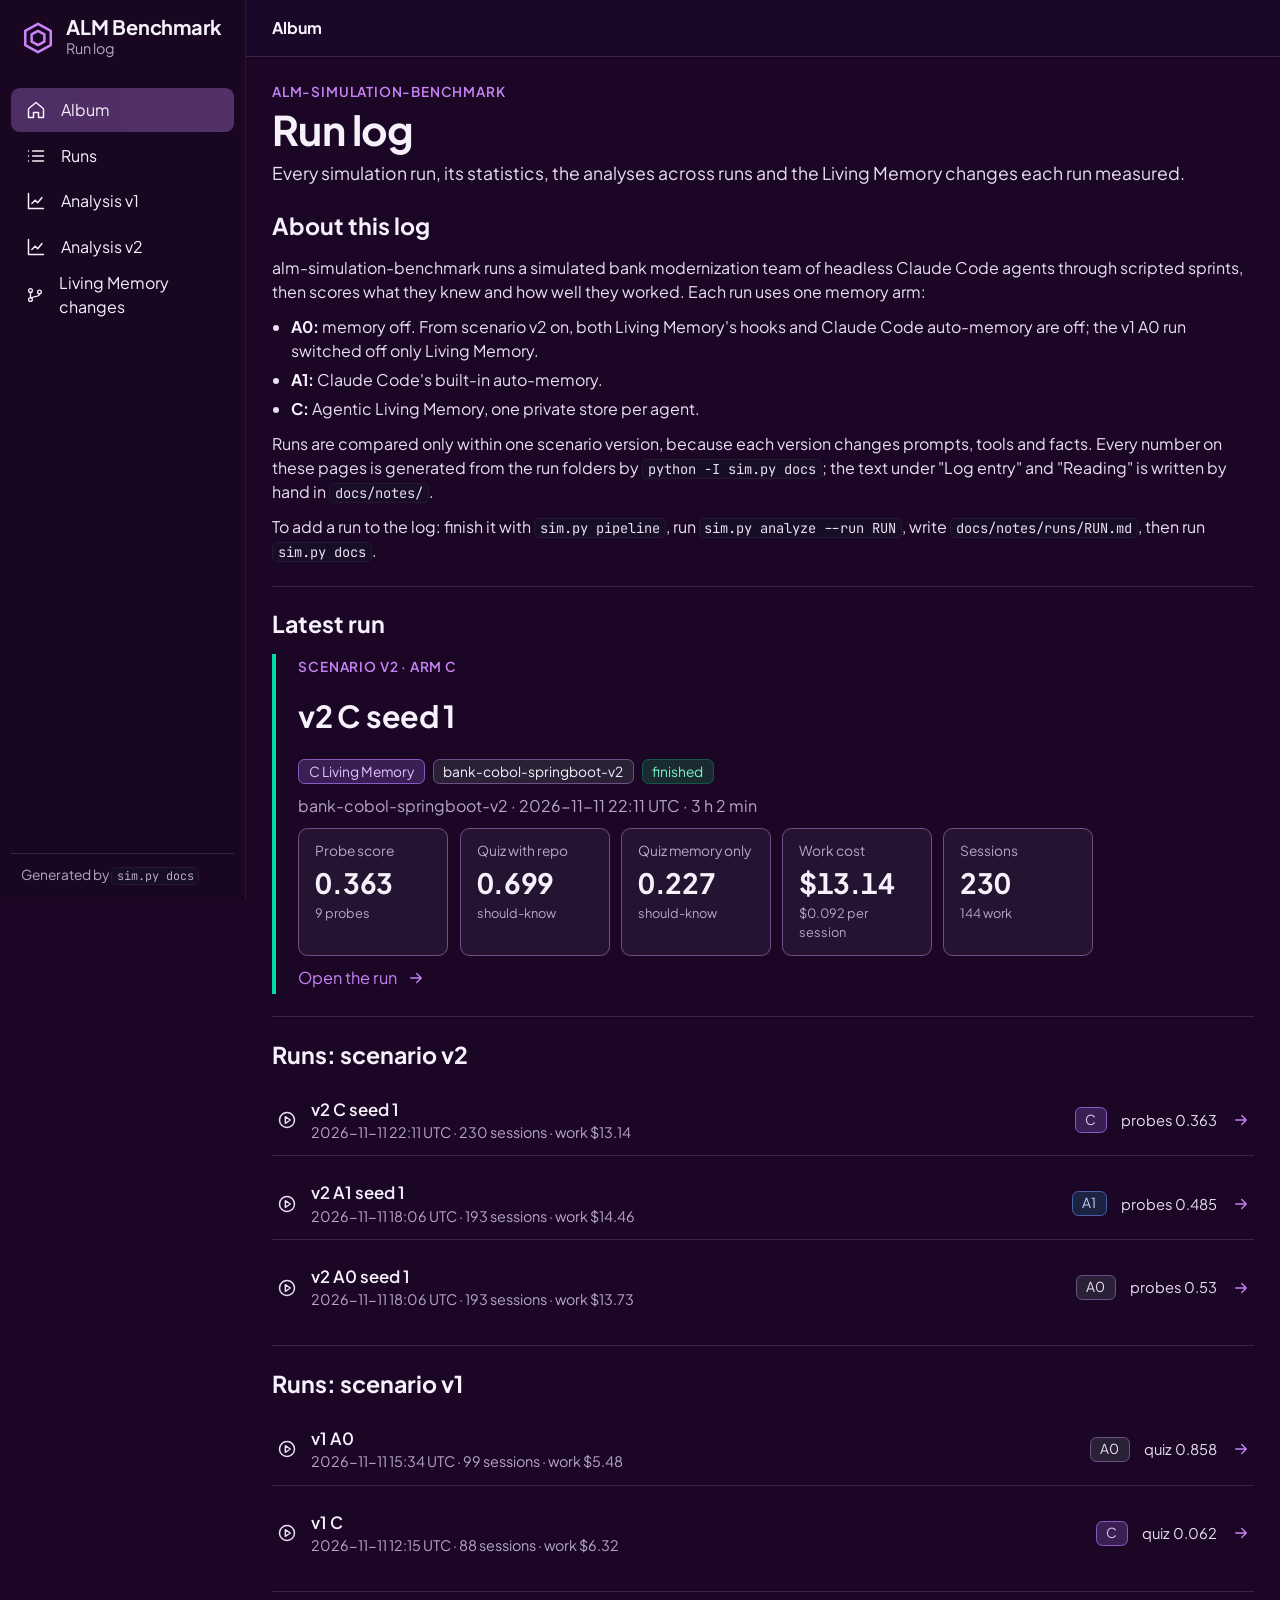
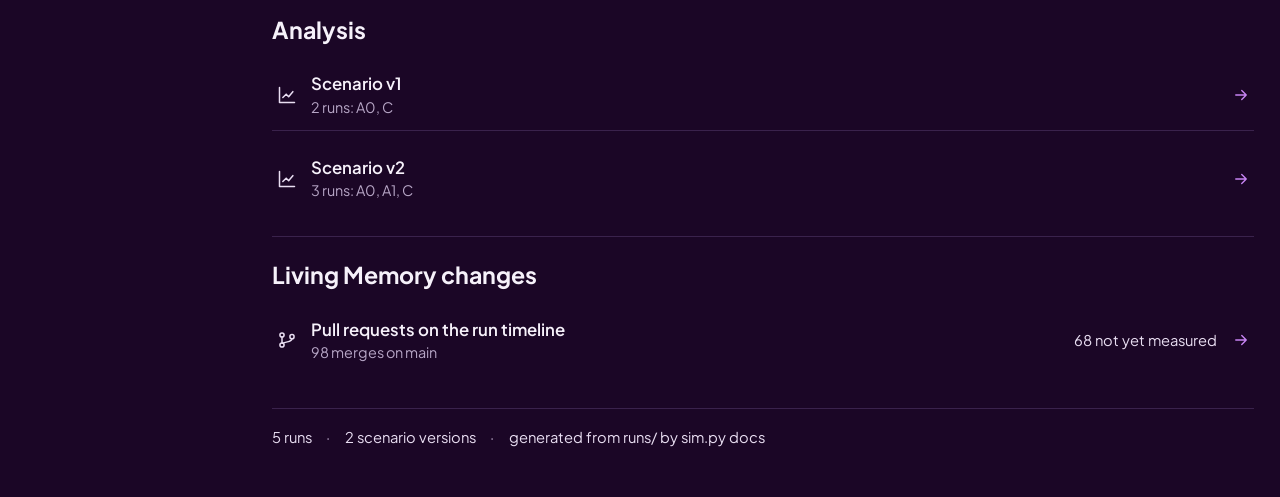
<file: docs/index.html>
<!doctype html>
<html lang="en">
<head>
<meta charset="utf-8">
<meta name="viewport" content="width=device-width, initial-scale=1">
<title>Run log - ALM benchmark run log</title>
<link rel="preconnect" href="https://fonts.googleapis.com">
<link rel="preconnect" href="https://fonts.gstatic.com" crossorigin>
<link rel="stylesheet" href="https://fonts.googleapis.com/css2?family=JetBrains+Mono:wght@400;600&amp;family=Plus+Jakarta+Sans:wght@400;500;600;700&amp;display=swap">
<link rel="stylesheet" href="album.css">
</head>
<body>
<div class="shell">
<aside class="sidebar">
<a class="brand-block" href="index.html"><span class="brand-mark"><svg viewBox="0 0 24 24" width="34" height="34" fill="none" stroke="currentColor" stroke-width="1.8" stroke-linecap="round" stroke-linejoin="round" aria-hidden="true"><path d="M12 2 21 7v10l-9 5-9-5V7z"/><path d="m12 7 4.5 2.5v5L12 17l-4.5-2.5v-5z"/></svg></span><span><span class="brand-name">ALM Benchmark</span><span class="brand-sub">Run log</span></span></a>
<nav class="nav"><a class="nav-item on" href="index.html"><svg viewBox="0 0 24 24" width="20" height="20" fill="none" stroke="currentColor" stroke-width="1.8" stroke-linecap="round" stroke-linejoin="round" aria-hidden="true"><path d="M3 10.5 12 3l9 7.5V21h-6v-6H9v6H3z"/></svg><span>Album</span></a><a class="nav-item" href="index.html#runs-v2"><svg viewBox="0 0 24 24" width="20" height="20" fill="none" stroke="currentColor" stroke-width="1.8" stroke-linecap="round" stroke-linejoin="round" aria-hidden="true"><path d="M8 6h13M8 12h13M8 18h13M3 6h.01M3 12h.01M3 18h.01"/></svg><span>Runs</span></a><a class="nav-item" href="analysis/v1.html"><svg viewBox="0 0 24 24" width="20" height="20" fill="none" stroke="currentColor" stroke-width="1.8" stroke-linecap="round" stroke-linejoin="round" aria-hidden="true"><path d="M3 3v18h18"/><path d="m7 15 4-4 3 3 5-6"/></svg><span>Analysis v1</span></a><a class="nav-item" href="analysis/v2.html"><svg viewBox="0 0 24 24" width="20" height="20" fill="none" stroke="currentColor" stroke-width="1.8" stroke-linecap="round" stroke-linejoin="round" aria-hidden="true"><path d="M3 3v18h18"/><path d="m7 15 4-4 3 3 5-6"/></svg><span>Analysis v2</span></a><a class="nav-item" href="living-memory-changes.html"><svg viewBox="0 0 24 24" width="20" height="20" fill="none" stroke="currentColor" stroke-width="1.8" stroke-linecap="round" stroke-linejoin="round" aria-hidden="true"><circle cx="6" cy="6" r="2.5"/><circle cx="6" cy="18" r="2.5"/><circle cx="18" cy="8" r="2.5"/><path d="M6 8.5v7M18 10.5c0 4-6 3-11.5 5.5"/></svg><span>Living Memory changes</span></a></nav>
<div class="sidebar-foot muted small">Generated by <code>sim.py docs</code></div>
</aside>
<div class="main">
<header class="topbar"><div class="crumbs"><span class="crumb here">Album</span></div></header>
<main class="page">
<div class="page-head"><div class="page-title">
<div class="eyebrow">alm-simulation-benchmark</div>
<h1>Run log</h1>
<p class="page-sub">Every simulation run, its statistics, the analyses across runs and the Living Memory changes each run measured.</p>

</div></div>
<div class="stack"><section class="section"><div class="section-head"><h2>About this log</h2></div><div class="prose"><p>alm-simulation-benchmark runs a simulated bank modernization team of headless Claude Code agents through scripted sprints, then scores what they knew and how well they worked. Each run uses one memory arm:</p>
<ul><li><strong>A0:</strong> memory off. From scenario v2 on, both Living Memory's hooks and Claude Code auto-memory are off; the v1 A0 run switched off only Living Memory.</li><li><strong>A1:</strong> Claude Code's built-in auto-memory.</li><li><strong>C:</strong> Agentic Living Memory, one private store per agent.</li></ul>
<p>Runs are compared only within one scenario version, because each version changes prompts, tools and facts. Every number on these pages is generated from the run folders by <code>python -I sim.py docs</code>; the text under "Log entry" and "Reading" is written by hand in <code>docs/notes/</code>.</p>
<p>To add a run to the log: finish it with <code>sim.py pipeline</code>, run <code>sim.py analyze --run RUN</code>, write <code>docs/notes/runs/RUN.md</code>, then run <code>sim.py docs</code>.</p></div></section>
<section class="section"><div class="section-head"><h2>Latest run</h2></div><div class="featured"><div class="eyebrow">Scenario v2 · arm C</div><h3><a href="runs/bank-cobol-springboot-v2-20261111-161109-C-s1.html">v2 C seed 1</a></h3><div class="page-meta"><span class="status-chip arm-c">C Living Memory</span><span class="status-chip ">bank-cobol-springboot-v2</span><span class="status-chip succeeded">finished</span></div><p class="muted">bank-cobol-springboot-v2 · 2026-11-11 22:11 UTC · 3 h 2 min</p><div class="tiles"><div class="tile"><div class="tile-label">Probe score</div><div class="tile-value">0.363</div><div class="tile-sub">9 probes</div></div><div class="tile"><div class="tile-label">Quiz with repo</div><div class="tile-value">0.699</div><div class="tile-sub">should-know</div></div><div class="tile"><div class="tile-label">Quiz memory only</div><div class="tile-value">0.227</div><div class="tile-sub">should-know</div></div><div class="tile"><div class="tile-label">Work cost</div><div class="tile-value">$13.14</div><div class="tile-sub">$0.092 per session</div></div><div class="tile"><div class="tile-label">Sessions</div><div class="tile-value">230</div><div class="tile-sub">144 work</div></div></div><a class="arrow-link" href="runs/bank-cobol-springboot-v2-20261111-161109-C-s1.html">Open the run <svg viewBox="0 0 24 24" width="18" height="18" fill="none" stroke="currentColor" stroke-width="1.8" stroke-linecap="round" stroke-linejoin="round" aria-hidden="true"><path d="M5 12h14M13 6l6 6-6 6"/></svg></a></div></section>
<section class="section" id="runs-v2"><div class="section-head"><h2>Runs: scenario v2</h2></div><a class="arrow-row" href="runs/bank-cobol-springboot-v2-20261111-161109-C-s1.html"><span class="row-icon"><svg viewBox="0 0 24 24" width="20" height="20" fill="none" stroke="currentColor" stroke-width="1.8" stroke-linecap="round" stroke-linejoin="round" aria-hidden="true"><circle cx="12" cy="12" r="9"/><path d="m10 8 6 4-6 4z"/></svg></span><span class="row-label"><span class="row-title">v2 C seed 1</span><span class="row-sub">2026-11-11 22:11 UTC · 230 sessions · work $13.14</span></span><span class="status-chip arm-c">C</span><span class="row-meta">probes 0.363</span><span class="row-arrow"><svg viewBox="0 0 24 24" width="18" height="18" fill="none" stroke="currentColor" stroke-width="1.8" stroke-linecap="round" stroke-linejoin="round" aria-hidden="true"><path d="M5 12h14M13 6l6 6-6 6"/></svg></span></a><a class="arrow-row" href="runs/bank-cobol-springboot-v2-20261111-120652-A1-s1.html"><span class="row-icon"><svg viewBox="0 0 24 24" width="20" height="20" fill="none" stroke="currentColor" stroke-width="1.8" stroke-linecap="round" stroke-linejoin="round" aria-hidden="true"><circle cx="12" cy="12" r="9"/><path d="m10 8 6 4-6 4z"/></svg></span><span class="row-label"><span class="row-title">v2 A1 seed 1</span><span class="row-sub">2026-11-11 18:06 UTC · 193 sessions · work $14.46</span></span><span class="status-chip arm-a1">A1</span><span class="row-meta">probes 0.485</span><span class="row-arrow"><svg viewBox="0 0 24 24" width="18" height="18" fill="none" stroke="currentColor" stroke-width="1.8" stroke-linecap="round" stroke-linejoin="round" aria-hidden="true"><path d="M5 12h14M13 6l6 6-6 6"/></svg></span></a><a class="arrow-row" href="runs/bank-cobol-springboot-v2-20261111-120632-A0-s1.html"><span class="row-icon"><svg viewBox="0 0 24 24" width="20" height="20" fill="none" stroke="currentColor" stroke-width="1.8" stroke-linecap="round" stroke-linejoin="round" aria-hidden="true"><circle cx="12" cy="12" r="9"/><path d="m10 8 6 4-6 4z"/></svg></span><span class="row-label"><span class="row-title">v2 A0 seed 1</span><span class="row-sub">2026-11-11 18:06 UTC · 193 sessions · work $13.73</span></span><span class="status-chip arm-a0">A0</span><span class="row-meta">probes 0.53</span><span class="row-arrow"><svg viewBox="0 0 24 24" width="18" height="18" fill="none" stroke="currentColor" stroke-width="1.8" stroke-linecap="round" stroke-linejoin="round" aria-hidden="true"><path d="M5 12h14M13 6l6 6-6 6"/></svg></span></a></section>
<section class="section" id="runs-v1"><div class="section-head"><h2>Runs: scenario v1</h2></div><a class="arrow-row" href="runs/bank-cobol-springboot-20261111-093450-memoff.html"><span class="row-icon"><svg viewBox="0 0 24 24" width="20" height="20" fill="none" stroke="currentColor" stroke-width="1.8" stroke-linecap="round" stroke-linejoin="round" aria-hidden="true"><circle cx="12" cy="12" r="9"/><path d="m10 8 6 4-6 4z"/></svg></span><span class="row-label"><span class="row-title">v1 A0</span><span class="row-sub">2026-11-11 15:34 UTC · 99 sessions · work $5.48</span></span><span class="status-chip arm-a0">A0</span><span class="row-meta">quiz 0.858</span><span class="row-arrow"><svg viewBox="0 0 24 24" width="18" height="18" fill="none" stroke="currentColor" stroke-width="1.8" stroke-linecap="round" stroke-linejoin="round" aria-hidden="true"><path d="M5 12h14M13 6l6 6-6 6"/></svg></span></a><a class="arrow-row" href="runs/bank-cobol-springboot-20261111-061514.html"><span class="row-icon"><svg viewBox="0 0 24 24" width="20" height="20" fill="none" stroke="currentColor" stroke-width="1.8" stroke-linecap="round" stroke-linejoin="round" aria-hidden="true"><circle cx="12" cy="12" r="9"/><path d="m10 8 6 4-6 4z"/></svg></span><span class="row-label"><span class="row-title">v1 C</span><span class="row-sub">2026-11-11 12:15 UTC · 88 sessions · work $6.32</span></span><span class="status-chip arm-c">C</span><span class="row-meta">quiz 0.062</span><span class="row-arrow"><svg viewBox="0 0 24 24" width="18" height="18" fill="none" stroke="currentColor" stroke-width="1.8" stroke-linecap="round" stroke-linejoin="round" aria-hidden="true"><path d="M5 12h14M13 6l6 6-6 6"/></svg></span></a></section>
<section class="section" id="analysis"><div class="section-head"><h2>Analysis</h2></div><a class="arrow-row" href="analysis/v1.html"><span class="row-icon"><svg viewBox="0 0 24 24" width="20" height="20" fill="none" stroke="currentColor" stroke-width="1.8" stroke-linecap="round" stroke-linejoin="round" aria-hidden="true"><path d="M3 3v18h18"/><path d="m7 15 4-4 3 3 5-6"/></svg></span><span class="row-label"><span class="row-title">Scenario v1</span><span class="row-sub">2 runs: A0, C</span></span><span class="row-arrow"><svg viewBox="0 0 24 24" width="18" height="18" fill="none" stroke="currentColor" stroke-width="1.8" stroke-linecap="round" stroke-linejoin="round" aria-hidden="true"><path d="M5 12h14M13 6l6 6-6 6"/></svg></span></a><a class="arrow-row" href="analysis/v2.html"><span class="row-icon"><svg viewBox="0 0 24 24" width="20" height="20" fill="none" stroke="currentColor" stroke-width="1.8" stroke-linecap="round" stroke-linejoin="round" aria-hidden="true"><path d="M3 3v18h18"/><path d="m7 15 4-4 3 3 5-6"/></svg></span><span class="row-label"><span class="row-title">Scenario v2</span><span class="row-sub">3 runs: A0, A1, C</span></span><span class="row-arrow"><svg viewBox="0 0 24 24" width="18" height="18" fill="none" stroke="currentColor" stroke-width="1.8" stroke-linecap="round" stroke-linejoin="round" aria-hidden="true"><path d="M5 12h14M13 6l6 6-6 6"/></svg></span></a></section>
<section class="section"><div class="section-head"><h2>Living Memory changes</h2></div><a class="arrow-row" href="living-memory-changes.html"><span class="row-icon"><svg viewBox="0 0 24 24" width="20" height="20" fill="none" stroke="currentColor" stroke-width="1.8" stroke-linecap="round" stroke-linejoin="round" aria-hidden="true"><circle cx="6" cy="6" r="2.5"/><circle cx="6" cy="18" r="2.5"/><circle cx="18" cy="8" r="2.5"/><path d="M6 8.5v7M18 10.5c0 4-6 3-11.5 5.5"/></svg></span><span class="row-label"><span class="row-title">Pull requests on the run timeline</span><span class="row-sub">98 merges on main</span></span><span class="row-meta">68 not yet measured</span><span class="row-arrow"><svg viewBox="0 0 24 24" width="18" height="18" fill="none" stroke="currentColor" stroke-width="1.8" stroke-linecap="round" stroke-linejoin="round" aria-hidden="true"><path d="M5 12h14M13 6l6 6-6 6"/></svg></span></a></section></div>
<footer class="status-strip"><span>5 runs</span><span>2 scenario versions</span><span>generated from runs/ by sim.py docs</span></footer>
</main>
</div>
</div>
</body>
</html>
</file>
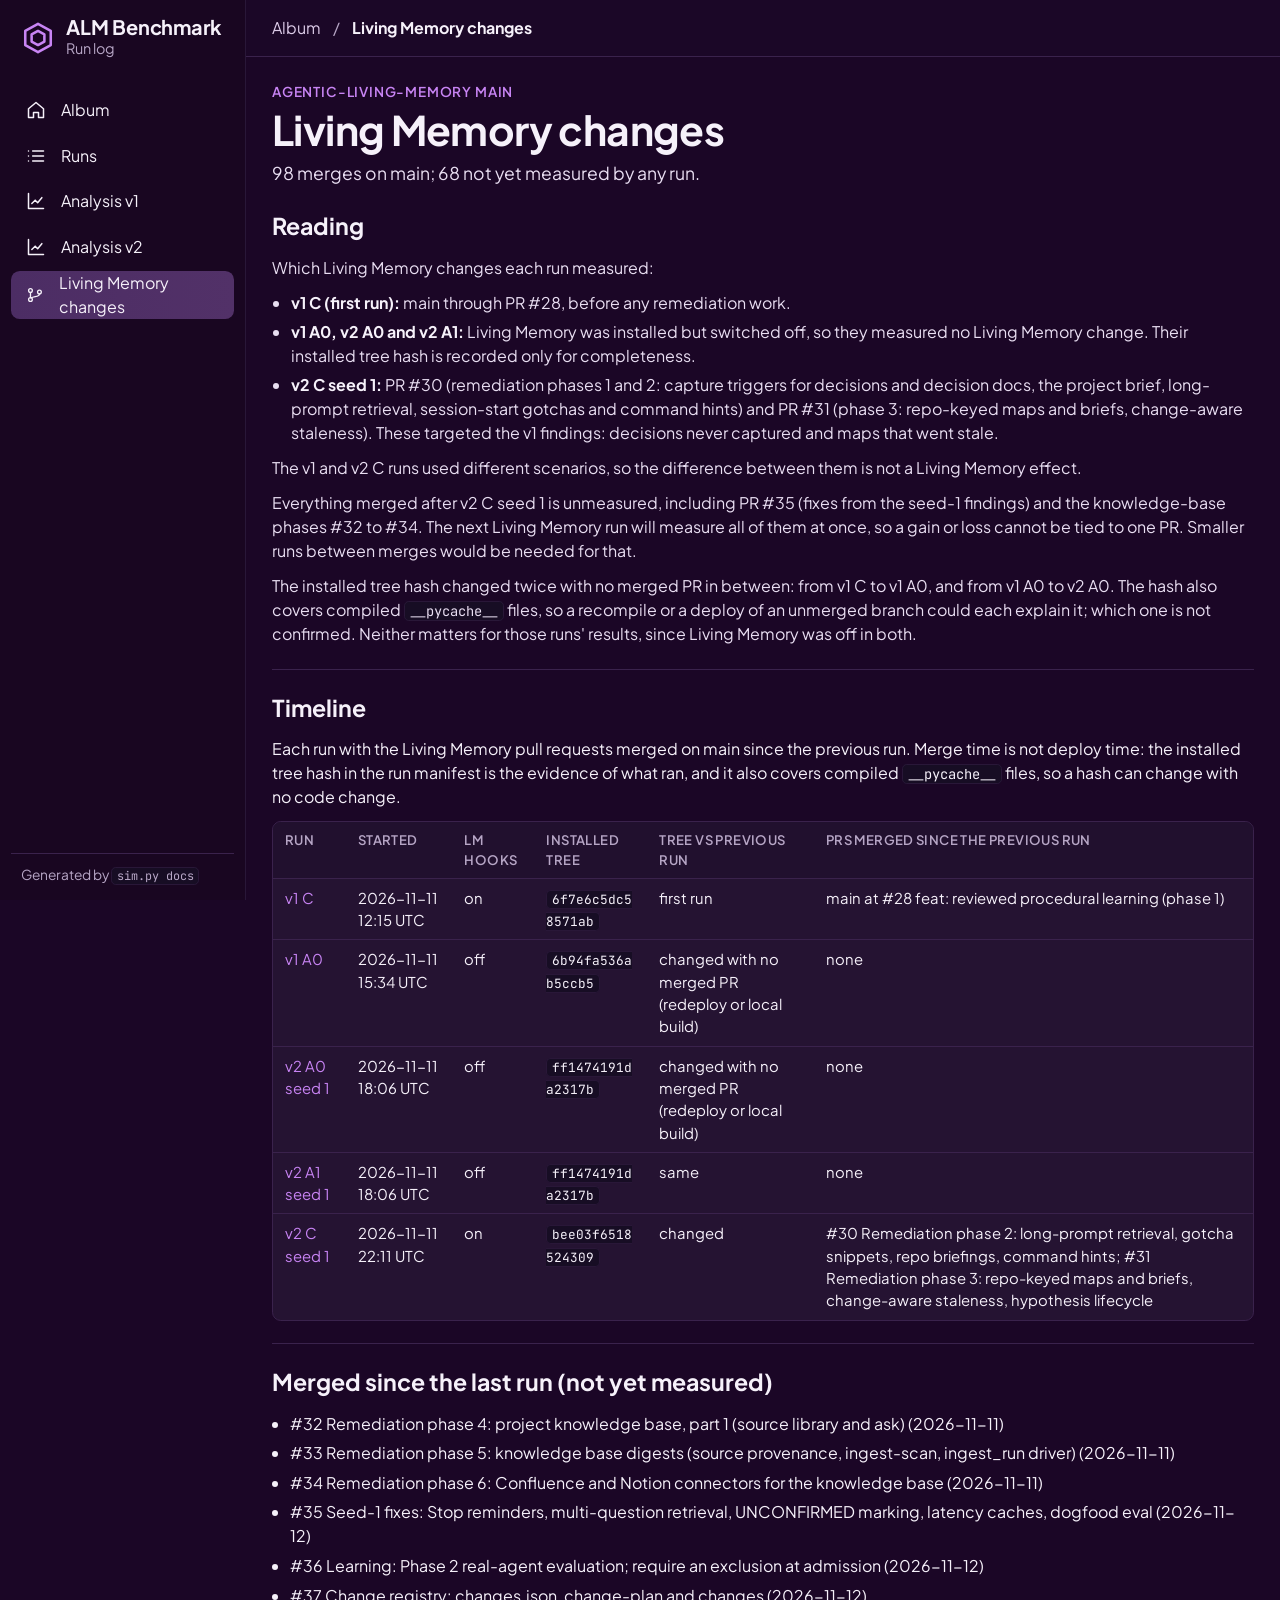
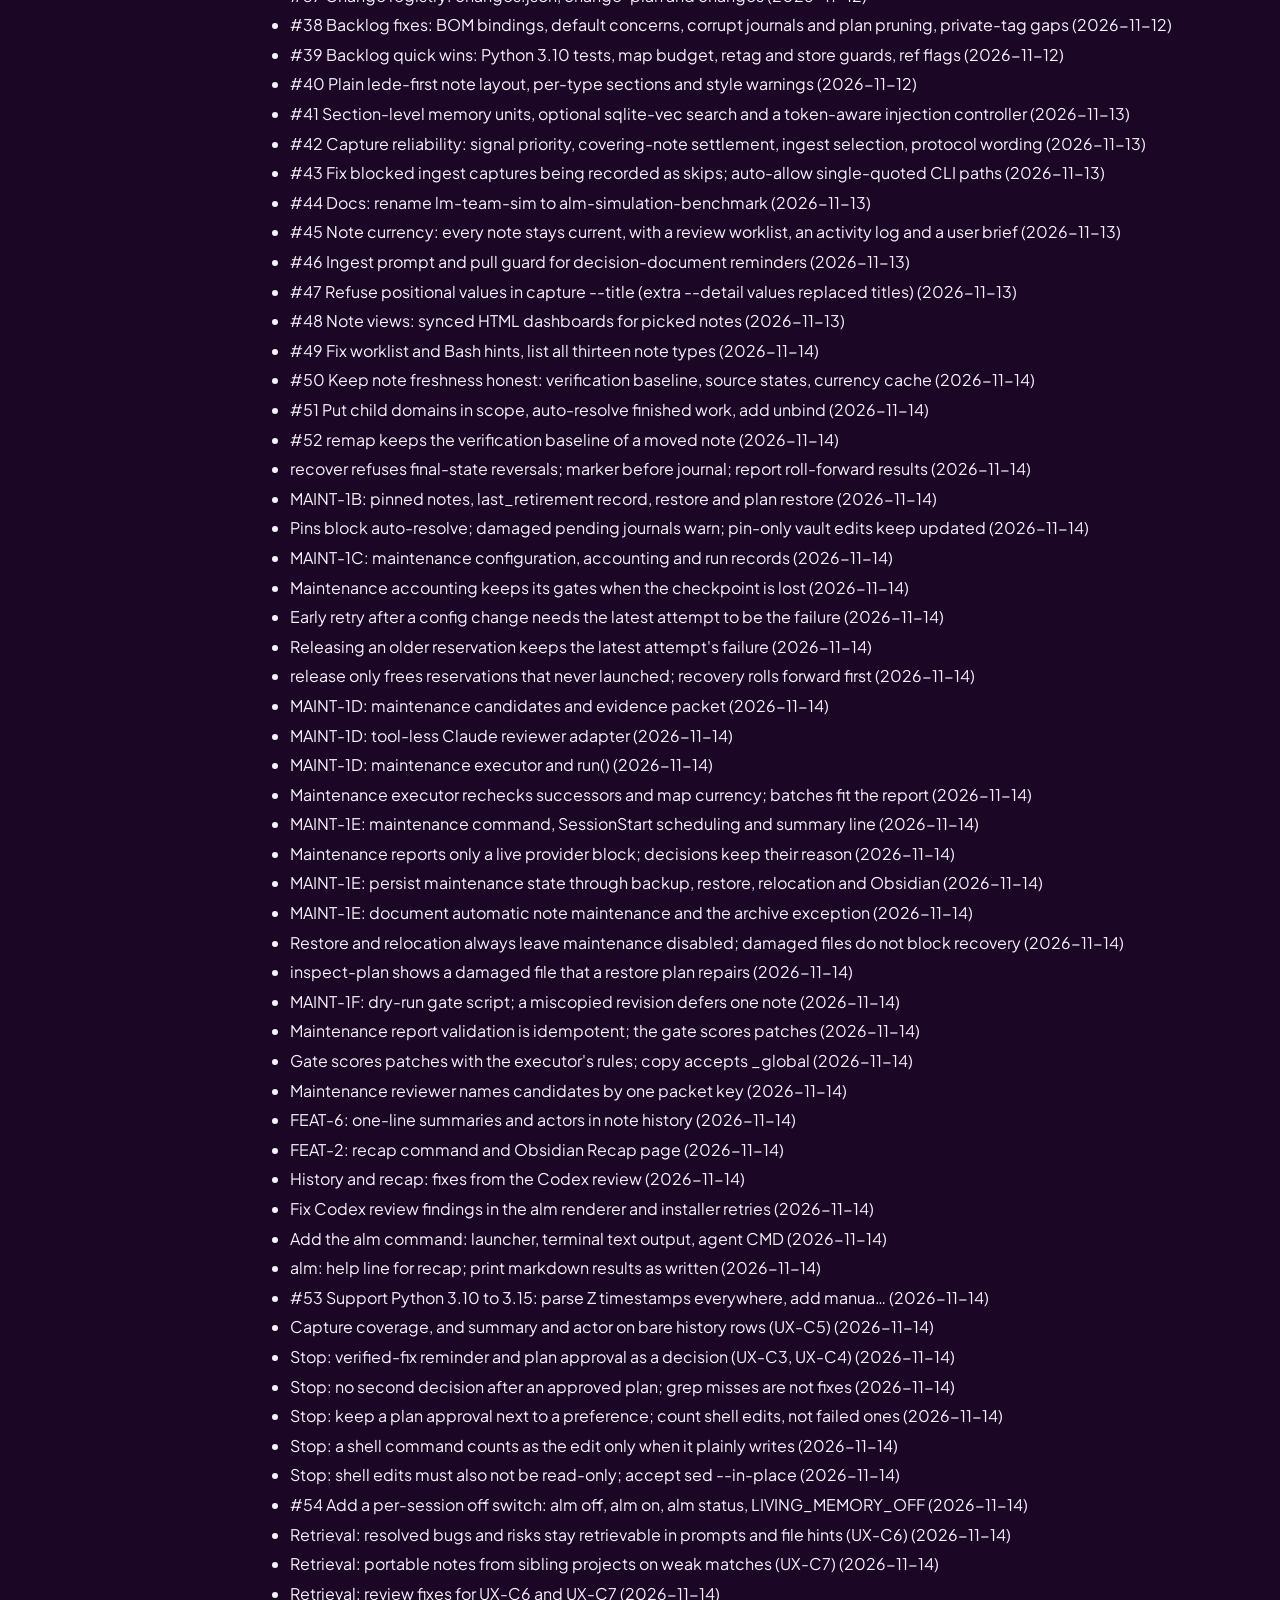
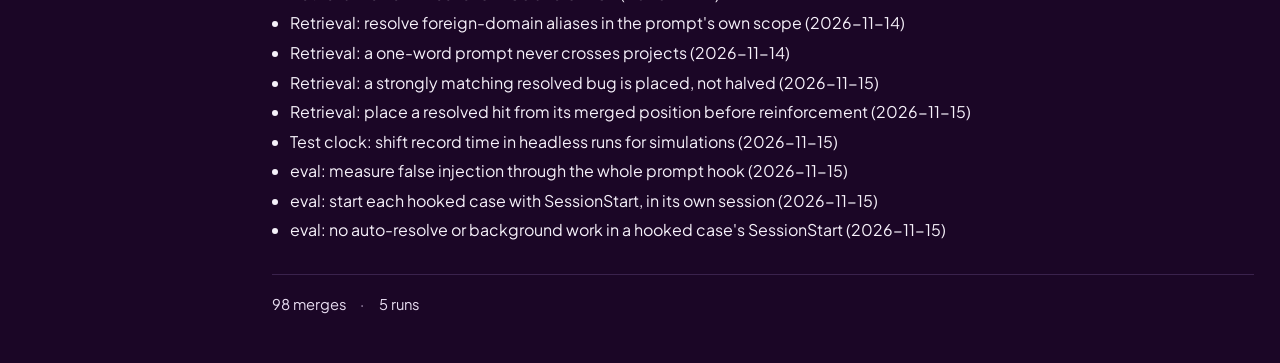
<file: docs/living-memory-changes.html>
<!doctype html>
<html lang="en">
<head>
<meta charset="utf-8">
<meta name="viewport" content="width=device-width, initial-scale=1">
<title>Living Memory changes - ALM benchmark run log</title>
<link rel="preconnect" href="https://fonts.googleapis.com">
<link rel="preconnect" href="https://fonts.gstatic.com" crossorigin>
<link rel="stylesheet" href="https://fonts.googleapis.com/css2?family=JetBrains+Mono:wght@400;600&amp;family=Plus+Jakarta+Sans:wght@400;500;600;700&amp;display=swap">
<link rel="stylesheet" href="album.css">
</head>
<body>
<div class="shell">
<aside class="sidebar">
<a class="brand-block" href="index.html"><span class="brand-mark"><svg viewBox="0 0 24 24" width="34" height="34" fill="none" stroke="currentColor" stroke-width="1.8" stroke-linecap="round" stroke-linejoin="round" aria-hidden="true"><path d="M12 2 21 7v10l-9 5-9-5V7z"/><path d="m12 7 4.5 2.5v5L12 17l-4.5-2.5v-5z"/></svg></span><span><span class="brand-name">ALM Benchmark</span><span class="brand-sub">Run log</span></span></a>
<nav class="nav"><a class="nav-item" href="index.html"><svg viewBox="0 0 24 24" width="20" height="20" fill="none" stroke="currentColor" stroke-width="1.8" stroke-linecap="round" stroke-linejoin="round" aria-hidden="true"><path d="M3 10.5 12 3l9 7.5V21h-6v-6H9v6H3z"/></svg><span>Album</span></a><a class="nav-item" href="index.html#runs-v2"><svg viewBox="0 0 24 24" width="20" height="20" fill="none" stroke="currentColor" stroke-width="1.8" stroke-linecap="round" stroke-linejoin="round" aria-hidden="true"><path d="M8 6h13M8 12h13M8 18h13M3 6h.01M3 12h.01M3 18h.01"/></svg><span>Runs</span></a><a class="nav-item" href="analysis/v1.html"><svg viewBox="0 0 24 24" width="20" height="20" fill="none" stroke="currentColor" stroke-width="1.8" stroke-linecap="round" stroke-linejoin="round" aria-hidden="true"><path d="M3 3v18h18"/><path d="m7 15 4-4 3 3 5-6"/></svg><span>Analysis v1</span></a><a class="nav-item" href="analysis/v2.html"><svg viewBox="0 0 24 24" width="20" height="20" fill="none" stroke="currentColor" stroke-width="1.8" stroke-linecap="round" stroke-linejoin="round" aria-hidden="true"><path d="M3 3v18h18"/><path d="m7 15 4-4 3 3 5-6"/></svg><span>Analysis v2</span></a><a class="nav-item on" href="living-memory-changes.html"><svg viewBox="0 0 24 24" width="20" height="20" fill="none" stroke="currentColor" stroke-width="1.8" stroke-linecap="round" stroke-linejoin="round" aria-hidden="true"><circle cx="6" cy="6" r="2.5"/><circle cx="6" cy="18" r="2.5"/><circle cx="18" cy="8" r="2.5"/><path d="M6 8.5v7M18 10.5c0 4-6 3-11.5 5.5"/></svg><span>Living Memory changes</span></a></nav>
<div class="sidebar-foot muted small">Generated by <code>sim.py docs</code></div>
</aside>
<div class="main">
<header class="topbar"><div class="crumbs"><a class="crumb" href="index.html">Album</a><span class="crumb-sep">/</span><span class="crumb here">Living Memory changes</span></div></header>
<main class="page">
<div class="page-head"><div class="page-title">
<div class="eyebrow">agentic-living-memory main</div>
<h1>Living Memory changes</h1>
<p class="page-sub">98 merges on main; 68 not yet measured by any run.</p>

</div></div>
<div class="stack"><section class="section"><div class="section-head"><h2>Reading</h2></div><div class="prose"><p>Which Living Memory changes each run measured:</p>
<ul><li><strong>v1 C (first run):</strong> main through PR #28, before any remediation work.</li><li><strong>v1 A0, v2 A0 and v2 A1:</strong> Living Memory was installed but switched off, so they measured no Living Memory change. Their installed tree hash is recorded only for completeness.</li><li><strong>v2 C seed 1:</strong> PR #30 (remediation phases 1 and 2: capture triggers for decisions and decision docs, the project brief, long-prompt retrieval, session-start gotchas and command hints) and PR #31 (phase 3: repo-keyed maps and briefs, change-aware staleness). These targeted the v1 findings: decisions never captured and maps that went stale.</li></ul>
<p>The v1 and v2 C runs used different scenarios, so the difference between them is not a Living Memory effect.</p>
<p>Everything merged after v2 C seed 1 is unmeasured, including PR #35 (fixes from the seed-1 findings) and the knowledge-base phases #32 to #34. The next Living Memory run will measure all of them at once, so a gain or loss cannot be tied to one PR. Smaller runs between merges would be needed for that.</p>
<p>The installed tree hash changed twice with no merged PR in between: from v1 C to v1 A0, and from v1 A0 to v2 A0. The hash also covers compiled <code>__pycache__</code> files, so a recompile or a deploy of an unmerged branch could each explain it; which one is not confirmed. Neither matters for those runs' results, since Living Memory was off in both.</p></div></section>
<section class="section"><div class="section-head"><h2>Timeline</h2></div><p>Each run with the Living Memory pull requests merged on main since the previous run. Merge time is not deploy time: the installed tree hash in the run manifest is the evidence of what ran, and it also covers compiled <code>__pycache__</code> files, so a hash can change with no code change.</p>
<div class="table-wrap"><table><thead><tr><th>Run</th><th>Started</th><th>LM hooks</th><th>Installed tree</th><th>Tree vs previous run</th><th>PRs merged since the previous run</th></tr></thead><tbody><tr><td class=""><a href="runs/bank-cobol-springboot-20261111-061514.html">v1 C</a></td><td class="">2026-11-11 12:15 UTC</td><td class="">on</td><td class=""><code>6f7e6c5dc58571ab</code></td><td class="">first run</td><td class="">main at #28 feat: reviewed procedural learning (phase 1)</td></tr><tr><td class=""><a href="runs/bank-cobol-springboot-20261111-093450-memoff.html">v1 A0</a></td><td class="">2026-11-11 15:34 UTC</td><td class="">off</td><td class=""><code>6b94fa536ab5ccb5</code></td><td class="">changed with no merged PR (redeploy or local build)</td><td class="">none</td></tr><tr><td class=""><a href="runs/bank-cobol-springboot-v2-20261111-120632-A0-s1.html">v2 A0 seed 1</a></td><td class="">2026-11-11 18:06 UTC</td><td class="">off</td><td class=""><code>ff1474191da2317b</code></td><td class="">changed with no merged PR (redeploy or local build)</td><td class="">none</td></tr><tr><td class=""><a href="runs/bank-cobol-springboot-v2-20261111-120652-A1-s1.html">v2 A1 seed 1</a></td><td class="">2026-11-11 18:06 UTC</td><td class="">off</td><td class=""><code>ff1474191da2317b</code></td><td class="">same</td><td class="">none</td></tr><tr><td class=""><a href="runs/bank-cobol-springboot-v2-20261111-161109-C-s1.html">v2 C seed 1</a></td><td class="">2026-11-11 22:11 UTC</td><td class="">on</td><td class=""><code>bee03f6518524309</code></td><td class="">changed</td><td class="">#30 Remediation phase 2: long-prompt retrieval, gotcha snippets, repo briefings, command hints; #31 Remediation phase 3: repo-keyed maps and briefs, change-aware staleness, hypothesis lifecycle</td></tr></tbody></table></div></section>
<section class="section"><div class="section-head"><h2>Merged since the last run (not yet measured)</h2></div><ul class="plain"><li>#32 Remediation phase 4: project knowledge base, part 1 (source library and ask) (2026-11-11)</li><li>#33 Remediation phase 5: knowledge base digests (source provenance, ingest-scan, ingest_run driver) (2026-11-11)</li><li>#34 Remediation phase 6: Confluence and Notion connectors for the knowledge base (2026-11-11)</li><li>#35 Seed-1 fixes: Stop reminders, multi-question retrieval, UNCONFIRMED marking, latency caches, dogfood eval (2026-11-12)</li><li>#36 Learning: Phase 2 real-agent evaluation; require an exclusion at admission (2026-11-12)</li><li>#37 Change registry: changes.json, change-plan and changes (2026-11-12)</li><li>#38 Backlog fixes: BOM bindings, default concerns, corrupt journals and plan pruning, private-tag gaps (2026-11-12)</li><li>#39 Backlog quick wins: Python 3.10 tests, map budget, retag and store guards, ref flags (2026-11-12)</li><li>#40 Plain lede-first note layout, per-type sections and style warnings (2026-11-12)</li><li>#41 Section-level memory units, optional sqlite-vec search and a token-aware injection controller (2026-11-13)</li><li>#42 Capture reliability: signal priority, covering-note settlement, ingest selection, protocol wording (2026-11-13)</li><li>#43 Fix blocked ingest captures being recorded as skips; auto-allow single-quoted CLI paths (2026-11-13)</li><li>#44 Docs: rename lm-team-sim to alm-simulation-benchmark (2026-11-13)</li><li>#45 Note currency: every note stays current, with a review worklist, an activity log and a user brief (2026-11-13)</li><li>#46 Ingest prompt and pull guard for decision-document reminders (2026-11-13)</li><li>#47 Refuse positional values in capture --title (extra --detail values replaced titles) (2026-11-13)</li><li>#48 Note views: synced HTML dashboards for picked notes (2026-11-13)</li><li>#49 Fix worklist and Bash hints, list all thirteen note types (2026-11-14)</li><li>#50 Keep note freshness honest: verification baseline, source states, currency cache (2026-11-14)</li><li>#51 Put child domains in scope, auto-resolve finished work, add unbind (2026-11-14)</li><li>#52 remap keeps the verification baseline of a moved note (2026-11-14)</li><li>recover refuses final-state reversals; marker before journal; report roll-forward results (2026-11-14)</li><li>MAINT-1B: pinned notes, last_retirement record, restore and plan restore (2026-11-14)</li><li>Pins block auto-resolve; damaged pending journals warn; pin-only vault edits keep updated (2026-11-14)</li><li>MAINT-1C: maintenance configuration, accounting and run records (2026-11-14)</li><li>Maintenance accounting keeps its gates when the checkpoint is lost (2026-11-14)</li><li>Early retry after a config change needs the latest attempt to be the failure (2026-11-14)</li><li>Releasing an older reservation keeps the latest attempt's failure (2026-11-14)</li><li>release only frees reservations that never launched; recovery rolls forward first (2026-11-14)</li><li>MAINT-1D: maintenance candidates and evidence packet (2026-11-14)</li><li>MAINT-1D: tool-less Claude reviewer adapter (2026-11-14)</li><li>MAINT-1D: maintenance executor and run() (2026-11-14)</li><li>Maintenance executor rechecks successors and map currency; batches fit the report (2026-11-14)</li><li>MAINT-1E: maintenance command, SessionStart scheduling and summary line (2026-11-14)</li><li>Maintenance reports only a live provider block; decisions keep their reason (2026-11-14)</li><li>MAINT-1E: persist maintenance state through backup, restore, relocation and Obsidian (2026-11-14)</li><li>MAINT-1E: document automatic note maintenance and the archive exception (2026-11-14)</li><li>Restore and relocation always leave maintenance disabled; damaged files do not block recovery (2026-11-14)</li><li>inspect-plan shows a damaged file that a restore plan repairs (2026-11-14)</li><li>MAINT-1F: dry-run gate script; a miscopied revision defers one note (2026-11-14)</li><li>Maintenance report validation is idempotent; the gate scores patches (2026-11-14)</li><li>Gate scores patches with the executor's rules; copy accepts _global (2026-11-14)</li><li>Maintenance reviewer names candidates by one packet key (2026-11-14)</li><li>FEAT-6: one-line summaries and actors in note history (2026-11-14)</li><li>FEAT-2: recap command and Obsidian Recap page (2026-11-14)</li><li>History and recap: fixes from the Codex review (2026-11-14)</li><li>Fix Codex review findings in the alm renderer and installer retries (2026-11-14)</li><li>Add the alm command: launcher, terminal text output, agent CMD (2026-11-14)</li><li>alm: help line for recap; print markdown results as written (2026-11-14)</li><li>#53 Support Python 3.10 to 3.15: parse Z timestamps everywhere, add manua… (2026-11-14)</li><li>Capture coverage, and summary and actor on bare history rows (UX-C5) (2026-11-14)</li><li>Stop: verified-fix reminder and plan approval as a decision (UX-C3, UX-C4) (2026-11-14)</li><li>Stop: no second decision after an approved plan; grep misses are not fixes (2026-11-14)</li><li>Stop: keep a plan approval next to a preference; count shell edits, not failed ones (2026-11-14)</li><li>Stop: a shell command counts as the edit only when it plainly writes (2026-11-14)</li><li>Stop: shell edits must also not be read-only; accept sed --in-place (2026-11-14)</li><li>#54 Add a per-session off switch: alm off, alm on, alm status, LIVING_MEMORY_OFF (2026-11-14)</li><li>Retrieval: resolved bugs and risks stay retrievable in prompts and file hints (UX-C6) (2026-11-14)</li><li>Retrieval: portable notes from sibling projects on weak matches (UX-C7) (2026-11-14)</li><li>Retrieval: review fixes for UX-C6 and UX-C7 (2026-11-14)</li><li>Retrieval: resolve foreign-domain aliases in the prompt's own scope (2026-11-14)</li><li>Retrieval: a one-word prompt never crosses projects (2026-11-14)</li><li>Retrieval: a strongly matching resolved bug is placed, not halved (2026-11-15)</li><li>Retrieval: place a resolved hit from its merged position before reinforcement (2026-11-15)</li><li>Test clock: shift record time in headless runs for simulations (2026-11-15)</li><li>eval: measure false injection through the whole prompt hook (2026-11-15)</li><li>eval: start each hooked case with SessionStart, in its own session (2026-11-15)</li><li>eval: no auto-resolve or background work in a hooked case's SessionStart (2026-11-15)</li></ul></section></div>
<footer class="status-strip"><span>98 merges</span><span>5 runs</span></footer>
</main>
</div>
</div>
</body>
</html>
</file>
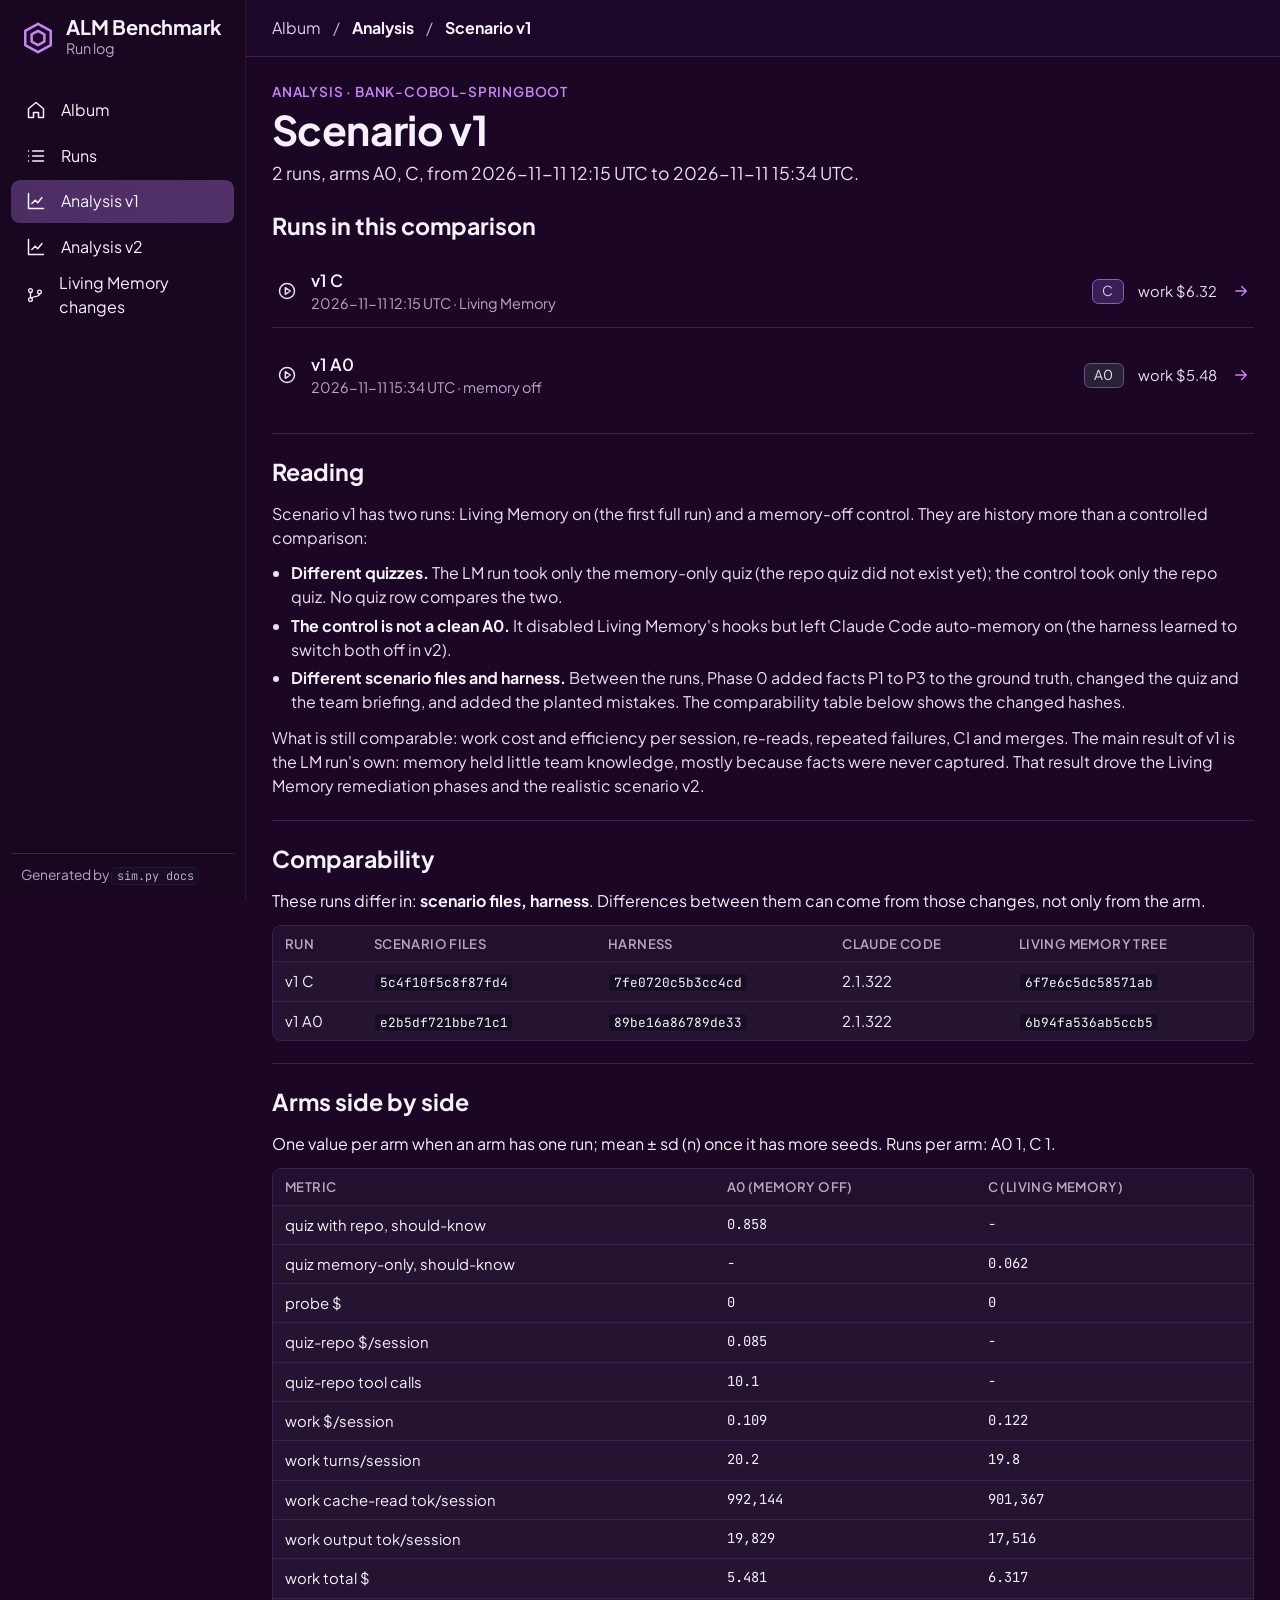
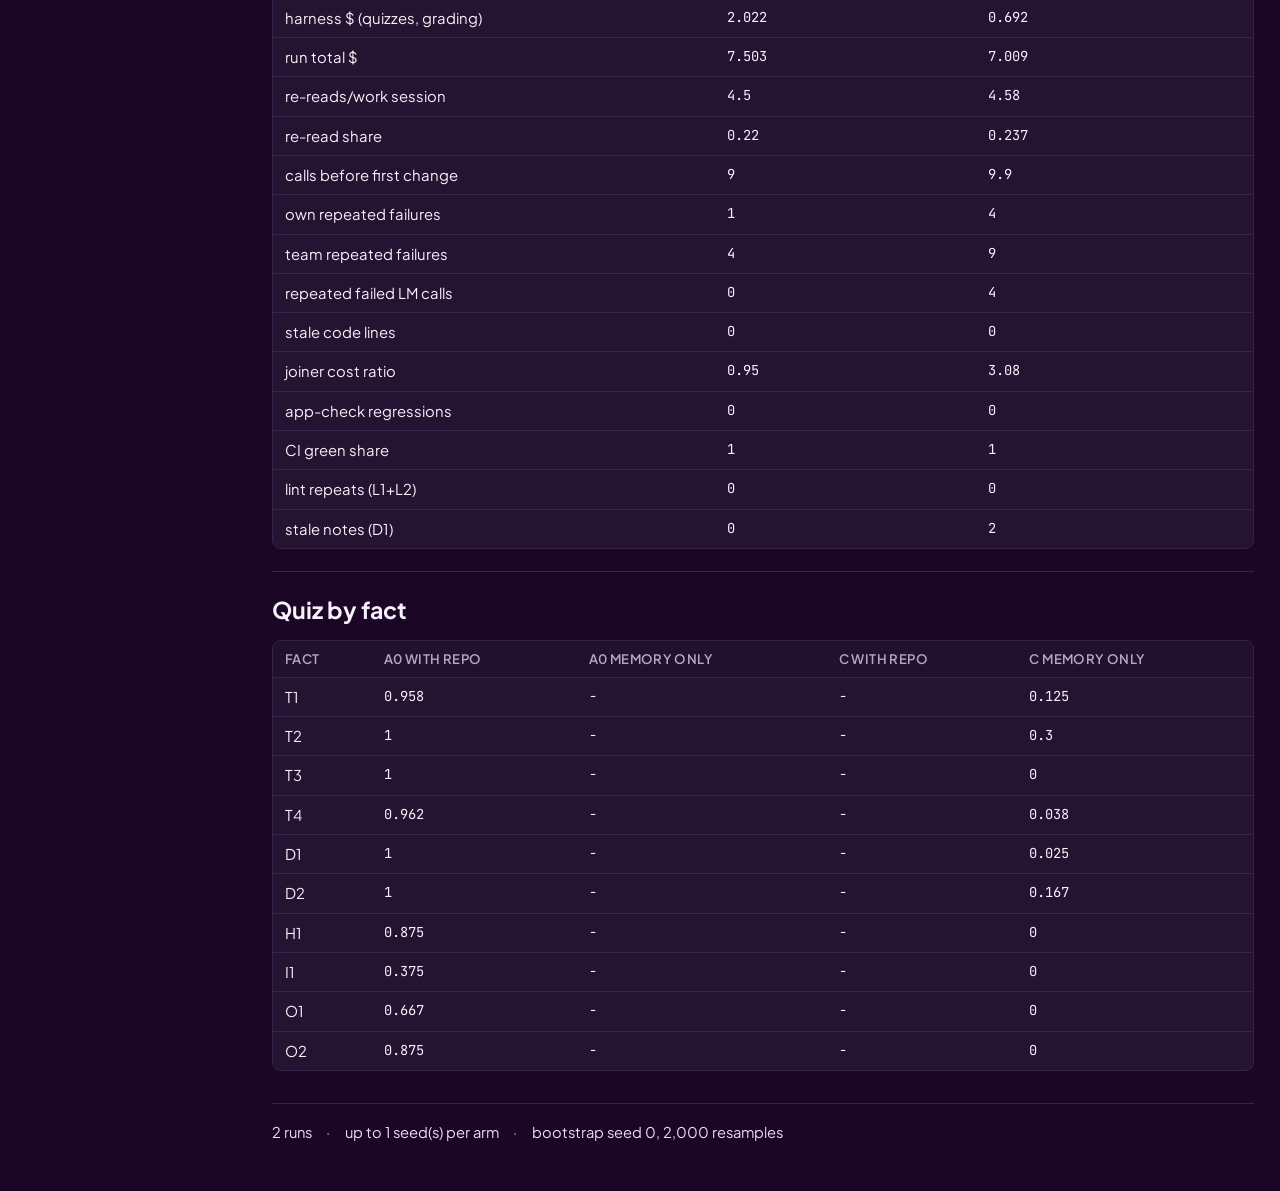
<file: docs/analysis/v1.html>
<!doctype html>
<html lang="en">
<head>
<meta charset="utf-8">
<meta name="viewport" content="width=device-width, initial-scale=1">
<title>Scenario v1 - ALM benchmark run log</title>
<link rel="preconnect" href="https://fonts.googleapis.com">
<link rel="preconnect" href="https://fonts.gstatic.com" crossorigin>
<link rel="stylesheet" href="https://fonts.googleapis.com/css2?family=JetBrains+Mono:wght@400;600&amp;family=Plus+Jakarta+Sans:wght@400;500;600;700&amp;display=swap">
<link rel="stylesheet" href="../album.css">
</head>
<body>
<div class="shell">
<aside class="sidebar">
<a class="brand-block" href="../index.html"><span class="brand-mark"><svg viewBox="0 0 24 24" width="34" height="34" fill="none" stroke="currentColor" stroke-width="1.8" stroke-linecap="round" stroke-linejoin="round" aria-hidden="true"><path d="M12 2 21 7v10l-9 5-9-5V7z"/><path d="m12 7 4.5 2.5v5L12 17l-4.5-2.5v-5z"/></svg></span><span><span class="brand-name">ALM Benchmark</span><span class="brand-sub">Run log</span></span></a>
<nav class="nav"><a class="nav-item" href="../index.html"><svg viewBox="0 0 24 24" width="20" height="20" fill="none" stroke="currentColor" stroke-width="1.8" stroke-linecap="round" stroke-linejoin="round" aria-hidden="true"><path d="M3 10.5 12 3l9 7.5V21h-6v-6H9v6H3z"/></svg><span>Album</span></a><a class="nav-item" href="../index.html#runs-v2"><svg viewBox="0 0 24 24" width="20" height="20" fill="none" stroke="currentColor" stroke-width="1.8" stroke-linecap="round" stroke-linejoin="round" aria-hidden="true"><path d="M8 6h13M8 12h13M8 18h13M3 6h.01M3 12h.01M3 18h.01"/></svg><span>Runs</span></a><a class="nav-item on" href="../analysis/v1.html"><svg viewBox="0 0 24 24" width="20" height="20" fill="none" stroke="currentColor" stroke-width="1.8" stroke-linecap="round" stroke-linejoin="round" aria-hidden="true"><path d="M3 3v18h18"/><path d="m7 15 4-4 3 3 5-6"/></svg><span>Analysis v1</span></a><a class="nav-item" href="../analysis/v2.html"><svg viewBox="0 0 24 24" width="20" height="20" fill="none" stroke="currentColor" stroke-width="1.8" stroke-linecap="round" stroke-linejoin="round" aria-hidden="true"><path d="M3 3v18h18"/><path d="m7 15 4-4 3 3 5-6"/></svg><span>Analysis v2</span></a><a class="nav-item" href="../living-memory-changes.html"><svg viewBox="0 0 24 24" width="20" height="20" fill="none" stroke="currentColor" stroke-width="1.8" stroke-linecap="round" stroke-linejoin="round" aria-hidden="true"><circle cx="6" cy="6" r="2.5"/><circle cx="6" cy="18" r="2.5"/><circle cx="18" cy="8" r="2.5"/><path d="M6 8.5v7M18 10.5c0 4-6 3-11.5 5.5"/></svg><span>Living Memory changes</span></a></nav>
<div class="sidebar-foot muted small">Generated by <code>sim.py docs</code></div>
</aside>
<div class="main">
<header class="topbar"><div class="crumbs"><a class="crumb" href="../index.html">Album</a><span class="crumb-sep">/</span><span class="crumb here">Analysis</span><span class="crumb-sep">/</span><span class="crumb here">Scenario v1</span></div></header>
<main class="page">
<div class="page-head"><div class="page-title">
<div class="eyebrow">Analysis · bank-cobol-springboot</div>
<h1>Scenario v1</h1>
<p class="page-sub">2 runs, arms A0, C, from 2026-11-11 12:15 UTC to 2026-11-11 15:34 UTC.</p>

</div></div>
<div class="stack"><section class="section"><div class="section-head"><h2>Runs in this comparison</h2></div><a class="arrow-row" href="../runs/bank-cobol-springboot-20261111-061514.html"><span class="row-icon"><svg viewBox="0 0 24 24" width="20" height="20" fill="none" stroke="currentColor" stroke-width="1.8" stroke-linecap="round" stroke-linejoin="round" aria-hidden="true"><circle cx="12" cy="12" r="9"/><path d="m10 8 6 4-6 4z"/></svg></span><span class="row-label"><span class="row-title">v1 C</span><span class="row-sub">2026-11-11 12:15 UTC · Living Memory</span></span><span class="status-chip arm-c">C</span><span class="row-meta">work $6.32</span><span class="row-arrow"><svg viewBox="0 0 24 24" width="18" height="18" fill="none" stroke="currentColor" stroke-width="1.8" stroke-linecap="round" stroke-linejoin="round" aria-hidden="true"><path d="M5 12h14M13 6l6 6-6 6"/></svg></span></a><a class="arrow-row" href="../runs/bank-cobol-springboot-20261111-093450-memoff.html"><span class="row-icon"><svg viewBox="0 0 24 24" width="20" height="20" fill="none" stroke="currentColor" stroke-width="1.8" stroke-linecap="round" stroke-linejoin="round" aria-hidden="true"><circle cx="12" cy="12" r="9"/><path d="m10 8 6 4-6 4z"/></svg></span><span class="row-label"><span class="row-title">v1 A0</span><span class="row-sub">2026-11-11 15:34 UTC · memory off</span></span><span class="status-chip arm-a0">A0</span><span class="row-meta">work $5.48</span><span class="row-arrow"><svg viewBox="0 0 24 24" width="18" height="18" fill="none" stroke="currentColor" stroke-width="1.8" stroke-linecap="round" stroke-linejoin="round" aria-hidden="true"><path d="M5 12h14M13 6l6 6-6 6"/></svg></span></a></section>
<section class="section"><div class="section-head"><h2>Reading</h2></div><div class="prose"><p>Scenario v1 has two runs: Living Memory on (the first full run) and a memory-off control. They are history more than a controlled comparison:</p>
<ul><li><strong>Different quizzes.</strong> The LM run took only the memory-only quiz (the repo quiz did not exist yet); the control took only the repo quiz. No quiz row compares the two.</li><li><strong>The control is not a clean A0.</strong> It disabled Living Memory's hooks but left Claude Code auto-memory on (the harness learned to switch both off in v2).</li><li><strong>Different scenario files and harness.</strong> Between the runs, Phase 0 added facts P1 to P3 to the ground truth, changed the quiz and the team briefing, and added the planted mistakes. The comparability table below shows the changed hashes.</li></ul>
<p>What is still comparable: work cost and efficiency per session, re-reads, repeated failures, CI and merges. The main result of v1 is the LM run's own: memory held little team knowledge, mostly because facts were never captured. That result drove the Living Memory remediation phases and the realistic scenario v2.</p></div></section>
<section class="section"><div class="section-head"><h2>Comparability</h2></div><p>These runs differ in: <strong>scenario files, harness</strong>. Differences between them can come from those changes, not only from the arm.</p>
<div class="table-wrap"><table><thead><tr><th>Run</th><th>Scenario files</th><th>Harness</th><th>Claude Code</th><th>Living Memory tree</th></tr></thead><tbody><tr><td class="">v1 C</td><td class=""><code>5c4f10f5c8f87fd4</code></td><td class=""><code>7fe0720c5b3cc4cd</code></td><td class="">2.1.322</td><td class=""><code>6f7e6c5dc58571ab</code></td></tr><tr><td class="">v1 A0</td><td class=""><code>e2b5df721bbe71c1</code></td><td class=""><code>89be16a86789de33</code></td><td class="">2.1.322</td><td class=""><code>6b94fa536ab5ccb5</code></td></tr></tbody></table></div></section>
<section class="section"><div class="section-head"><h2>Arms side by side</h2></div><p>One value per arm when an arm has one run; mean ± sd (n) once it has more seeds. Runs per arm: A0 1, C 1.</p>
<div class="table-wrap"><table><thead><tr><th>Metric</th><th>A0 (memory off)</th><th>C (Living Memory)</th></tr></thead><tbody><tr><td class="">quiz with repo, should-know</td><td class="num">0.858</td><td class="num">-</td></tr><tr><td class="">quiz memory-only, should-know</td><td class="num">-</td><td class="num">0.062</td></tr><tr><td class="">probe $</td><td class="num">0</td><td class="num">0</td></tr><tr><td class="">quiz-repo $/session</td><td class="num">0.085</td><td class="num">-</td></tr><tr><td class="">quiz-repo tool calls</td><td class="num">10.1</td><td class="num">-</td></tr><tr><td class="">work $/session</td><td class="num">0.109</td><td class="num">0.122</td></tr><tr><td class="">work turns/session</td><td class="num">20.2</td><td class="num">19.8</td></tr><tr><td class="">work cache-read tok/session</td><td class="num">992,144</td><td class="num">901,367</td></tr><tr><td class="">work output tok/session</td><td class="num">19,829</td><td class="num">17,516</td></tr><tr><td class="">work total $</td><td class="num">5.481</td><td class="num">6.317</td></tr><tr><td class="">harness $ (quizzes, grading)</td><td class="num">2.022</td><td class="num">0.692</td></tr><tr><td class="">run total $</td><td class="num">7.503</td><td class="num">7.009</td></tr><tr><td class="">re-reads/work session</td><td class="num">4.5</td><td class="num">4.58</td></tr><tr><td class="">re-read share</td><td class="num">0.22</td><td class="num">0.237</td></tr><tr><td class="">calls before first change</td><td class="num">9</td><td class="num">9.9</td></tr><tr><td class="">own repeated failures</td><td class="num">1</td><td class="num">4</td></tr><tr><td class="">team repeated failures</td><td class="num">4</td><td class="num">9</td></tr><tr><td class="">repeated failed LM calls</td><td class="num">0</td><td class="num">4</td></tr><tr><td class="">stale code lines</td><td class="num">0</td><td class="num">0</td></tr><tr><td class="">joiner cost ratio</td><td class="num">0.95</td><td class="num">3.08</td></tr><tr><td class="">app-check regressions</td><td class="num">0</td><td class="num">0</td></tr><tr><td class="">CI green share</td><td class="num">1</td><td class="num">1</td></tr><tr><td class="">lint repeats (L1+L2)</td><td class="num">0</td><td class="num">0</td></tr><tr><td class="">stale notes (D1)</td><td class="num">0</td><td class="num">2</td></tr></tbody></table></div></section>
<section class="section"><div class="section-head"><h2>Quiz by fact</h2></div><div class="table-wrap"><table><thead><tr><th>Fact</th><th>A0 with repo</th><th>A0 memory only</th><th>C with repo</th><th>C memory only</th></tr></thead><tbody><tr><td class="">T1</td><td class="num">0.958</td><td class="num">-</td><td class="num">-</td><td class="num">0.125</td></tr><tr><td class="">T2</td><td class="num">1</td><td class="num">-</td><td class="num">-</td><td class="num">0.3</td></tr><tr><td class="">T3</td><td class="num">1</td><td class="num">-</td><td class="num">-</td><td class="num">0</td></tr><tr><td class="">T4</td><td class="num">0.962</td><td class="num">-</td><td class="num">-</td><td class="num">0.038</td></tr><tr><td class="">D1</td><td class="num">1</td><td class="num">-</td><td class="num">-</td><td class="num">0.025</td></tr><tr><td class="">D2</td><td class="num">1</td><td class="num">-</td><td class="num">-</td><td class="num">0.167</td></tr><tr><td class="">H1</td><td class="num">0.875</td><td class="num">-</td><td class="num">-</td><td class="num">0</td></tr><tr><td class="">I1</td><td class="num">0.375</td><td class="num">-</td><td class="num">-</td><td class="num">0</td></tr><tr><td class="">O1</td><td class="num">0.667</td><td class="num">-</td><td class="num">-</td><td class="num">0</td></tr><tr><td class="">O2</td><td class="num">0.875</td><td class="num">-</td><td class="num">-</td><td class="num">0</td></tr></tbody></table></div></section></div>
<footer class="status-strip"><span>2 runs</span><span>up to 1 seed(s) per arm</span><span>bootstrap seed 0, 2,000 resamples</span></footer>
</main>
</div>
</div>
</body>
</html>
</file>
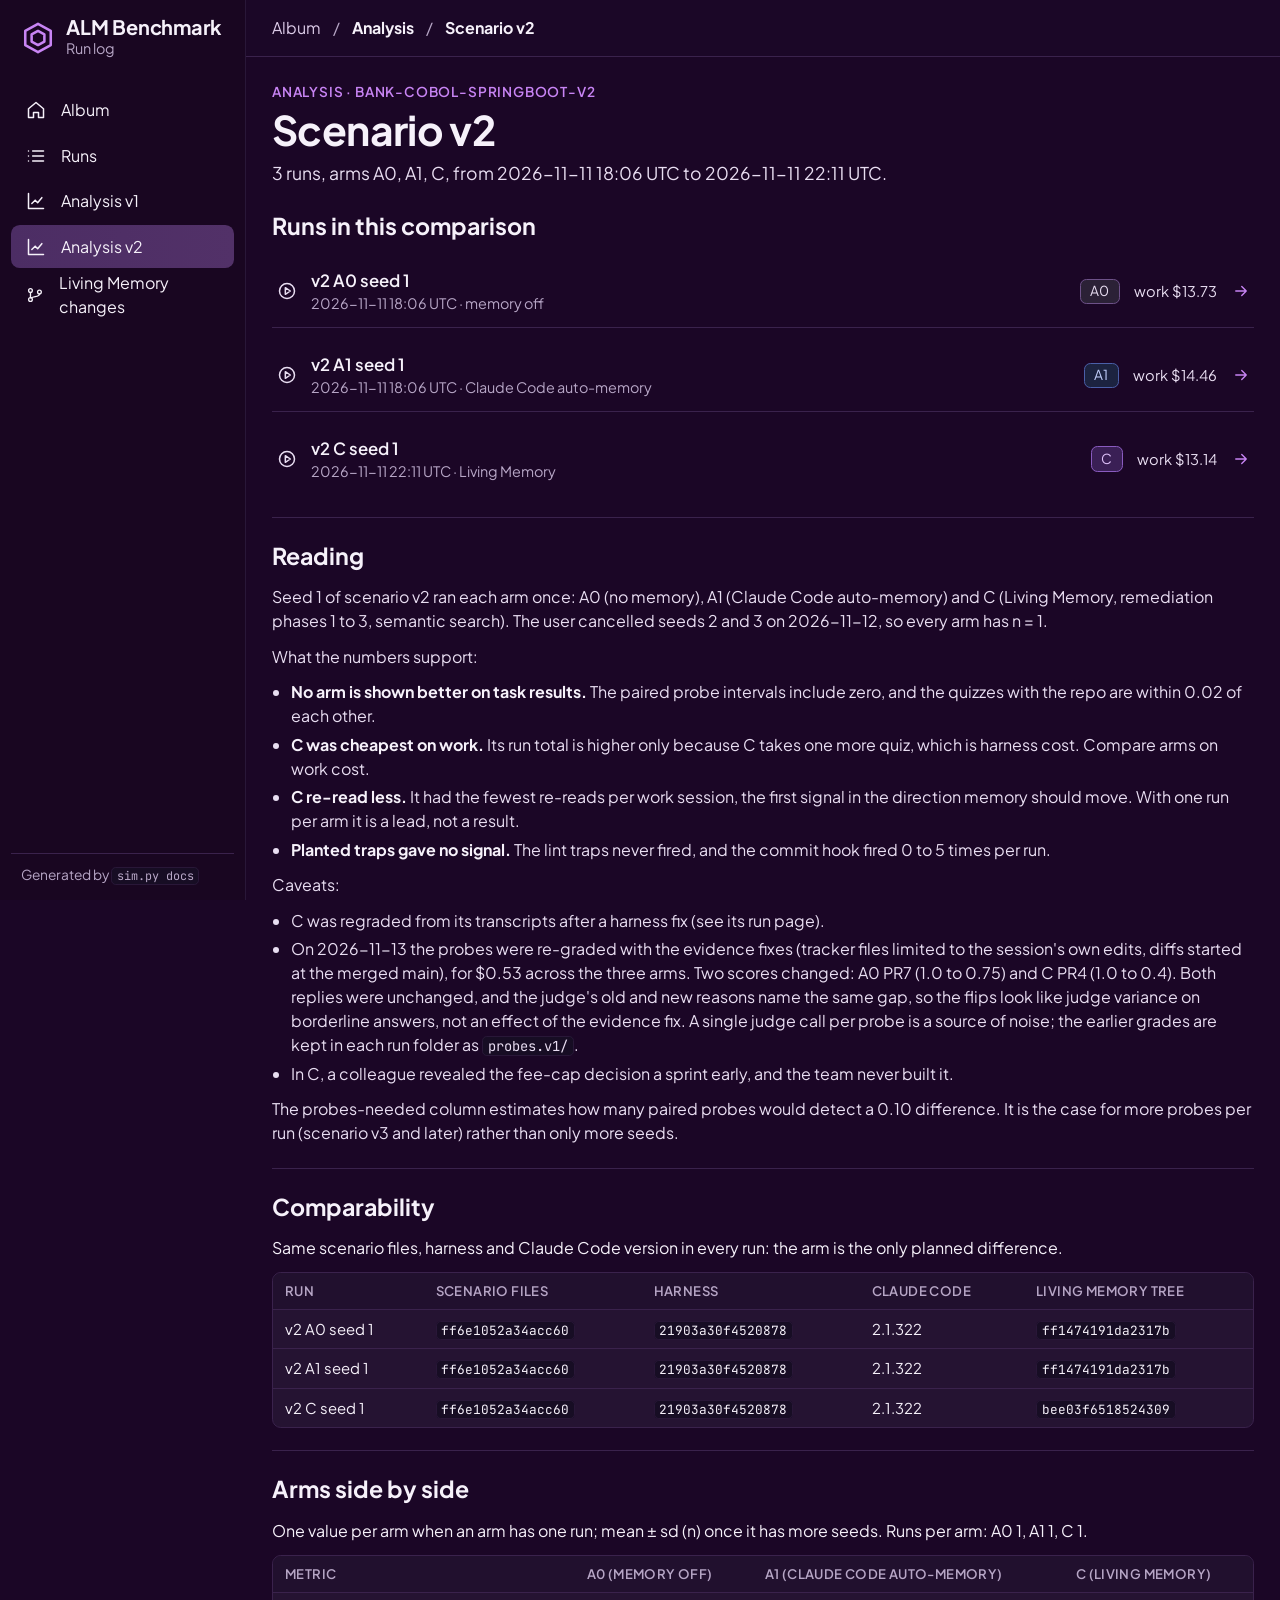
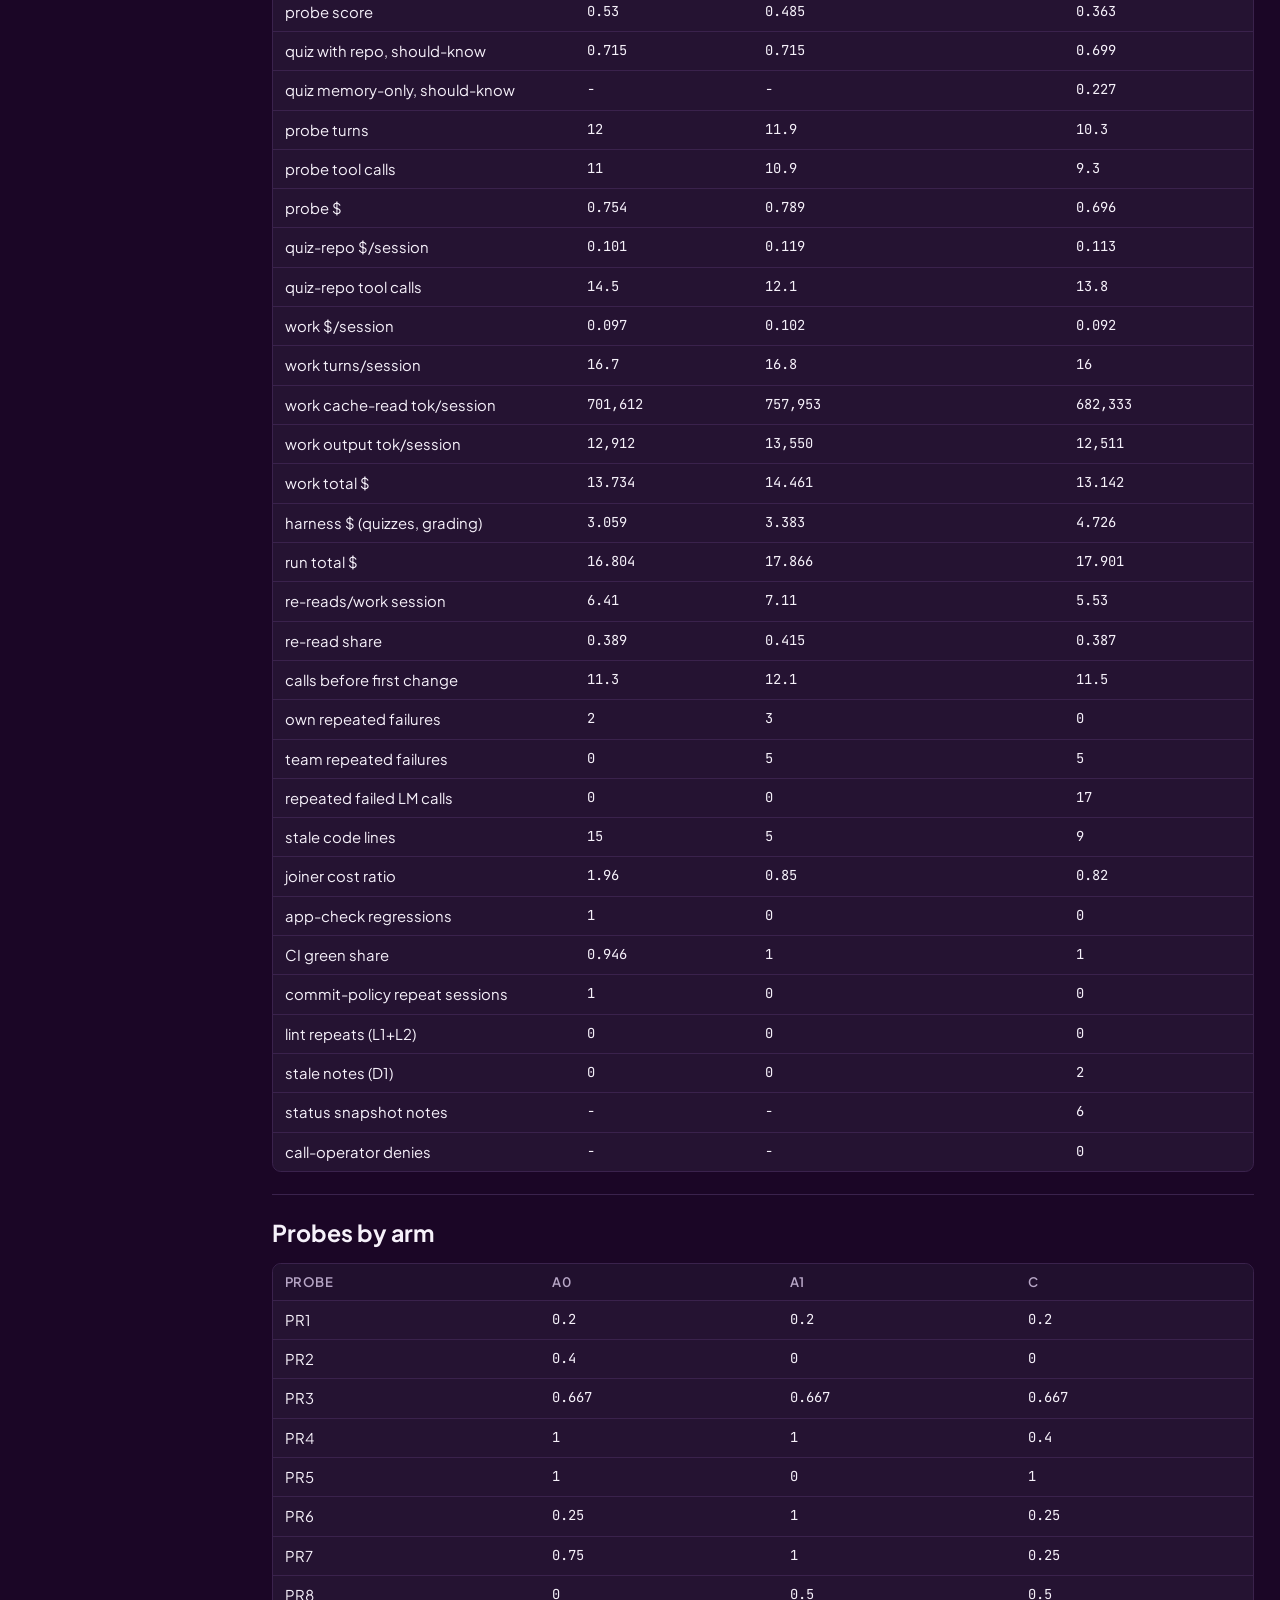
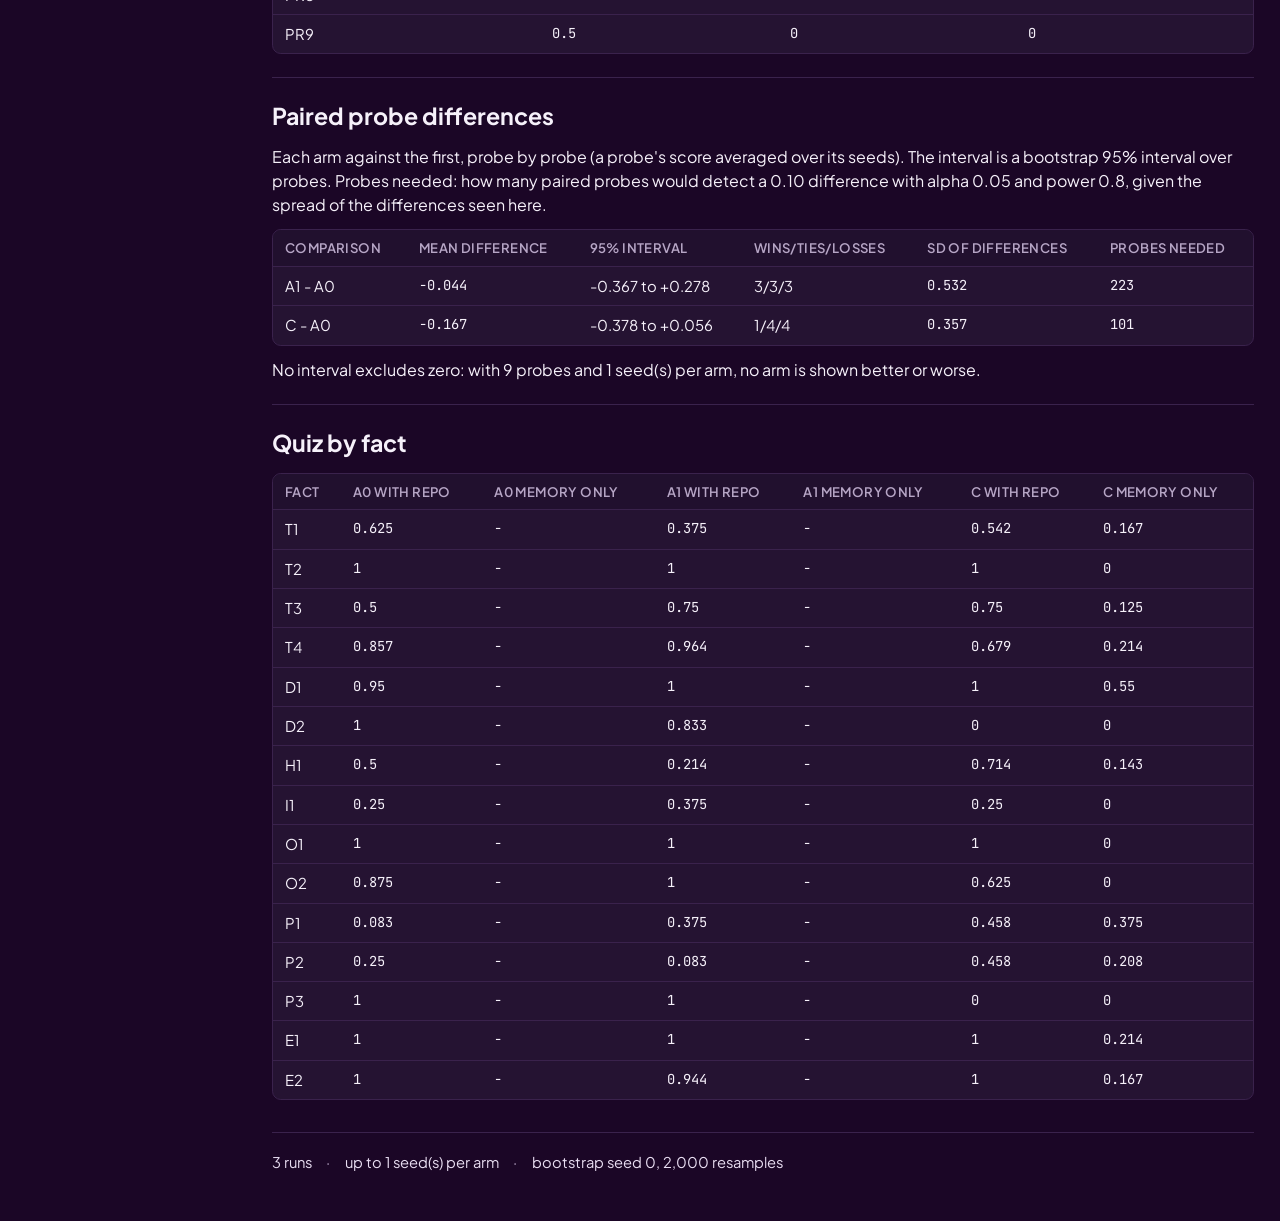
<file: docs/analysis/v2.html>
<!doctype html>
<html lang="en">
<head>
<meta charset="utf-8">
<meta name="viewport" content="width=device-width, initial-scale=1">
<title>Scenario v2 - ALM benchmark run log</title>
<link rel="preconnect" href="https://fonts.googleapis.com">
<link rel="preconnect" href="https://fonts.gstatic.com" crossorigin>
<link rel="stylesheet" href="https://fonts.googleapis.com/css2?family=JetBrains+Mono:wght@400;600&amp;family=Plus+Jakarta+Sans:wght@400;500;600;700&amp;display=swap">
<link rel="stylesheet" href="../album.css">
</head>
<body>
<div class="shell">
<aside class="sidebar">
<a class="brand-block" href="../index.html"><span class="brand-mark"><svg viewBox="0 0 24 24" width="34" height="34" fill="none" stroke="currentColor" stroke-width="1.8" stroke-linecap="round" stroke-linejoin="round" aria-hidden="true"><path d="M12 2 21 7v10l-9 5-9-5V7z"/><path d="m12 7 4.5 2.5v5L12 17l-4.5-2.5v-5z"/></svg></span><span><span class="brand-name">ALM Benchmark</span><span class="brand-sub">Run log</span></span></a>
<nav class="nav"><a class="nav-item" href="../index.html"><svg viewBox="0 0 24 24" width="20" height="20" fill="none" stroke="currentColor" stroke-width="1.8" stroke-linecap="round" stroke-linejoin="round" aria-hidden="true"><path d="M3 10.5 12 3l9 7.5V21h-6v-6H9v6H3z"/></svg><span>Album</span></a><a class="nav-item" href="../index.html#runs-v2"><svg viewBox="0 0 24 24" width="20" height="20" fill="none" stroke="currentColor" stroke-width="1.8" stroke-linecap="round" stroke-linejoin="round" aria-hidden="true"><path d="M8 6h13M8 12h13M8 18h13M3 6h.01M3 12h.01M3 18h.01"/></svg><span>Runs</span></a><a class="nav-item" href="../analysis/v1.html"><svg viewBox="0 0 24 24" width="20" height="20" fill="none" stroke="currentColor" stroke-width="1.8" stroke-linecap="round" stroke-linejoin="round" aria-hidden="true"><path d="M3 3v18h18"/><path d="m7 15 4-4 3 3 5-6"/></svg><span>Analysis v1</span></a><a class="nav-item on" href="../analysis/v2.html"><svg viewBox="0 0 24 24" width="20" height="20" fill="none" stroke="currentColor" stroke-width="1.8" stroke-linecap="round" stroke-linejoin="round" aria-hidden="true"><path d="M3 3v18h18"/><path d="m7 15 4-4 3 3 5-6"/></svg><span>Analysis v2</span></a><a class="nav-item" href="../living-memory-changes.html"><svg viewBox="0 0 24 24" width="20" height="20" fill="none" stroke="currentColor" stroke-width="1.8" stroke-linecap="round" stroke-linejoin="round" aria-hidden="true"><circle cx="6" cy="6" r="2.5"/><circle cx="6" cy="18" r="2.5"/><circle cx="18" cy="8" r="2.5"/><path d="M6 8.5v7M18 10.5c0 4-6 3-11.5 5.5"/></svg><span>Living Memory changes</span></a></nav>
<div class="sidebar-foot muted small">Generated by <code>sim.py docs</code></div>
</aside>
<div class="main">
<header class="topbar"><div class="crumbs"><a class="crumb" href="../index.html">Album</a><span class="crumb-sep">/</span><span class="crumb here">Analysis</span><span class="crumb-sep">/</span><span class="crumb here">Scenario v2</span></div></header>
<main class="page">
<div class="page-head"><div class="page-title">
<div class="eyebrow">Analysis · bank-cobol-springboot-v2</div>
<h1>Scenario v2</h1>
<p class="page-sub">3 runs, arms A0, A1, C, from 2026-11-11 18:06 UTC to 2026-11-11 22:11 UTC.</p>

</div></div>
<div class="stack"><section class="section"><div class="section-head"><h2>Runs in this comparison</h2></div><a class="arrow-row" href="../runs/bank-cobol-springboot-v2-20261111-120632-A0-s1.html"><span class="row-icon"><svg viewBox="0 0 24 24" width="20" height="20" fill="none" stroke="currentColor" stroke-width="1.8" stroke-linecap="round" stroke-linejoin="round" aria-hidden="true"><circle cx="12" cy="12" r="9"/><path d="m10 8 6 4-6 4z"/></svg></span><span class="row-label"><span class="row-title">v2 A0 seed 1</span><span class="row-sub">2026-11-11 18:06 UTC · memory off</span></span><span class="status-chip arm-a0">A0</span><span class="row-meta">work $13.73</span><span class="row-arrow"><svg viewBox="0 0 24 24" width="18" height="18" fill="none" stroke="currentColor" stroke-width="1.8" stroke-linecap="round" stroke-linejoin="round" aria-hidden="true"><path d="M5 12h14M13 6l6 6-6 6"/></svg></span></a><a class="arrow-row" href="../runs/bank-cobol-springboot-v2-20261111-120652-A1-s1.html"><span class="row-icon"><svg viewBox="0 0 24 24" width="20" height="20" fill="none" stroke="currentColor" stroke-width="1.8" stroke-linecap="round" stroke-linejoin="round" aria-hidden="true"><circle cx="12" cy="12" r="9"/><path d="m10 8 6 4-6 4z"/></svg></span><span class="row-label"><span class="row-title">v2 A1 seed 1</span><span class="row-sub">2026-11-11 18:06 UTC · Claude Code auto-memory</span></span><span class="status-chip arm-a1">A1</span><span class="row-meta">work $14.46</span><span class="row-arrow"><svg viewBox="0 0 24 24" width="18" height="18" fill="none" stroke="currentColor" stroke-width="1.8" stroke-linecap="round" stroke-linejoin="round" aria-hidden="true"><path d="M5 12h14M13 6l6 6-6 6"/></svg></span></a><a class="arrow-row" href="../runs/bank-cobol-springboot-v2-20261111-161109-C-s1.html"><span class="row-icon"><svg viewBox="0 0 24 24" width="20" height="20" fill="none" stroke="currentColor" stroke-width="1.8" stroke-linecap="round" stroke-linejoin="round" aria-hidden="true"><circle cx="12" cy="12" r="9"/><path d="m10 8 6 4-6 4z"/></svg></span><span class="row-label"><span class="row-title">v2 C seed 1</span><span class="row-sub">2026-11-11 22:11 UTC · Living Memory</span></span><span class="status-chip arm-c">C</span><span class="row-meta">work $13.14</span><span class="row-arrow"><svg viewBox="0 0 24 24" width="18" height="18" fill="none" stroke="currentColor" stroke-width="1.8" stroke-linecap="round" stroke-linejoin="round" aria-hidden="true"><path d="M5 12h14M13 6l6 6-6 6"/></svg></span></a></section>
<section class="section"><div class="section-head"><h2>Reading</h2></div><div class="prose"><p>Seed 1 of scenario v2 ran each arm once: A0 (no memory), A1 (Claude Code auto-memory) and C (Living Memory, remediation phases 1 to 3, semantic search). The user cancelled seeds 2 and 3 on 2026-11-12, so every arm has n = 1.</p>
<p>What the numbers support:</p>
<ul><li><strong>No arm is shown better on task results.</strong> The paired probe intervals include zero, and the quizzes with the repo are within 0.02 of each other.</li><li><strong>C was cheapest on work.</strong> Its run total is higher only because C takes one more quiz, which is harness cost. Compare arms on work cost.</li><li><strong>C re-read less.</strong> It had the fewest re-reads per work session, the first signal in the direction memory should move. With one run per arm it is a lead, not a result.</li><li><strong>Planted traps gave no signal.</strong> The lint traps never fired, and the commit hook fired 0 to 5 times per run.</li></ul>
<p>Caveats:</p>
<ul><li>C was regraded from its transcripts after a harness fix (see its run page).</li><li>On 2026-11-13 the probes were re-graded with the evidence fixes (tracker files limited to the session's own edits, diffs started at the merged main), for $0.53 across the three arms. Two scores changed: A0 PR7 (1.0 to 0.75) and C PR4 (1.0 to 0.4). Both replies were unchanged, and the judge's old and new reasons name the same gap, so the flips look like judge variance on borderline answers, not an effect of the evidence fix. A single judge call per probe is a source of noise; the earlier grades are kept in each run folder as <code>probes.v1/</code>.</li><li>In C, a colleague revealed the fee-cap decision a sprint early, and the team never built it.</li></ul>
<p>The probes-needed column estimates how many paired probes would detect a 0.10 difference. It is the case for more probes per run (scenario v3 and later) rather than only more seeds.</p></div></section>
<section class="section"><div class="section-head"><h2>Comparability</h2></div><p>Same scenario files, harness and Claude Code version in every run: the arm is the only planned difference.</p>
<div class="table-wrap"><table><thead><tr><th>Run</th><th>Scenario files</th><th>Harness</th><th>Claude Code</th><th>Living Memory tree</th></tr></thead><tbody><tr><td class="">v2 A0 seed 1</td><td class=""><code>ff6e1052a34acc60</code></td><td class=""><code>21903a30f4520878</code></td><td class="">2.1.322</td><td class=""><code>ff1474191da2317b</code></td></tr><tr><td class="">v2 A1 seed 1</td><td class=""><code>ff6e1052a34acc60</code></td><td class=""><code>21903a30f4520878</code></td><td class="">2.1.322</td><td class=""><code>ff1474191da2317b</code></td></tr><tr><td class="">v2 C seed 1</td><td class=""><code>ff6e1052a34acc60</code></td><td class=""><code>21903a30f4520878</code></td><td class="">2.1.322</td><td class=""><code>bee03f6518524309</code></td></tr></tbody></table></div></section>
<section class="section"><div class="section-head"><h2>Arms side by side</h2></div><p>One value per arm when an arm has one run; mean ± sd (n) once it has more seeds. Runs per arm: A0 1, A1 1, C 1.</p>
<div class="table-wrap"><table><thead><tr><th>Metric</th><th>A0 (memory off)</th><th>A1 (Claude Code auto-memory)</th><th>C (Living Memory)</th></tr></thead><tbody><tr><td class="">probe score</td><td class="num">0.53</td><td class="num">0.485</td><td class="num">0.363</td></tr><tr><td class="">quiz with repo, should-know</td><td class="num">0.715</td><td class="num">0.715</td><td class="num">0.699</td></tr><tr><td class="">quiz memory-only, should-know</td><td class="num">-</td><td class="num">-</td><td class="num">0.227</td></tr><tr><td class="">probe turns</td><td class="num">12</td><td class="num">11.9</td><td class="num">10.3</td></tr><tr><td class="">probe tool calls</td><td class="num">11</td><td class="num">10.9</td><td class="num">9.3</td></tr><tr><td class="">probe $</td><td class="num">0.754</td><td class="num">0.789</td><td class="num">0.696</td></tr><tr><td class="">quiz-repo $/session</td><td class="num">0.101</td><td class="num">0.119</td><td class="num">0.113</td></tr><tr><td class="">quiz-repo tool calls</td><td class="num">14.5</td><td class="num">12.1</td><td class="num">13.8</td></tr><tr><td class="">work $/session</td><td class="num">0.097</td><td class="num">0.102</td><td class="num">0.092</td></tr><tr><td class="">work turns/session</td><td class="num">16.7</td><td class="num">16.8</td><td class="num">16</td></tr><tr><td class="">work cache-read tok/session</td><td class="num">701,612</td><td class="num">757,953</td><td class="num">682,333</td></tr><tr><td class="">work output tok/session</td><td class="num">12,912</td><td class="num">13,550</td><td class="num">12,511</td></tr><tr><td class="">work total $</td><td class="num">13.734</td><td class="num">14.461</td><td class="num">13.142</td></tr><tr><td class="">harness $ (quizzes, grading)</td><td class="num">3.059</td><td class="num">3.383</td><td class="num">4.726</td></tr><tr><td class="">run total $</td><td class="num">16.804</td><td class="num">17.866</td><td class="num">17.901</td></tr><tr><td class="">re-reads/work session</td><td class="num">6.41</td><td class="num">7.11</td><td class="num">5.53</td></tr><tr><td class="">re-read share</td><td class="num">0.389</td><td class="num">0.415</td><td class="num">0.387</td></tr><tr><td class="">calls before first change</td><td class="num">11.3</td><td class="num">12.1</td><td class="num">11.5</td></tr><tr><td class="">own repeated failures</td><td class="num">2</td><td class="num">3</td><td class="num">0</td></tr><tr><td class="">team repeated failures</td><td class="num">0</td><td class="num">5</td><td class="num">5</td></tr><tr><td class="">repeated failed LM calls</td><td class="num">0</td><td class="num">0</td><td class="num">17</td></tr><tr><td class="">stale code lines</td><td class="num">15</td><td class="num">5</td><td class="num">9</td></tr><tr><td class="">joiner cost ratio</td><td class="num">1.96</td><td class="num">0.85</td><td class="num">0.82</td></tr><tr><td class="">app-check regressions</td><td class="num">1</td><td class="num">0</td><td class="num">0</td></tr><tr><td class="">CI green share</td><td class="num">0.946</td><td class="num">1</td><td class="num">1</td></tr><tr><td class="">commit-policy repeat sessions</td><td class="num">1</td><td class="num">0</td><td class="num">0</td></tr><tr><td class="">lint repeats (L1+L2)</td><td class="num">0</td><td class="num">0</td><td class="num">0</td></tr><tr><td class="">stale notes (D1)</td><td class="num">0</td><td class="num">0</td><td class="num">2</td></tr><tr><td class="">status snapshot notes</td><td class="num">-</td><td class="num">-</td><td class="num">6</td></tr><tr><td class="">call-operator denies</td><td class="num">-</td><td class="num">-</td><td class="num">0</td></tr></tbody></table></div></section>
<section class="section"><div class="section-head"><h2>Probes by arm</h2></div><div class="table-wrap"><table><thead><tr><th>Probe</th><th>A0</th><th>A1</th><th>C</th></tr></thead><tbody><tr><td class="">PR1</td><td class="num">0.2</td><td class="num">0.2</td><td class="num">0.2</td></tr><tr><td class="">PR2</td><td class="num">0.4</td><td class="num">0</td><td class="num">0</td></tr><tr><td class="">PR3</td><td class="num">0.667</td><td class="num">0.667</td><td class="num">0.667</td></tr><tr><td class="">PR4</td><td class="num">1</td><td class="num">1</td><td class="num">0.4</td></tr><tr><td class="">PR5</td><td class="num">1</td><td class="num">0</td><td class="num">1</td></tr><tr><td class="">PR6</td><td class="num">0.25</td><td class="num">1</td><td class="num">0.25</td></tr><tr><td class="">PR7</td><td class="num">0.75</td><td class="num">1</td><td class="num">0.25</td></tr><tr><td class="">PR8</td><td class="num">0</td><td class="num">0.5</td><td class="num">0.5</td></tr><tr><td class="">PR9</td><td class="num">0.5</td><td class="num">0</td><td class="num">0</td></tr></tbody></table></div></section>
<section class="section"><div class="section-head"><h2>Paired probe differences</h2></div><p>Each arm against the first, probe by probe (a probe's score averaged over its seeds). The interval is a bootstrap 95% interval over probes. Probes needed: how many paired probes would detect a 0.10 difference with alpha 0.05 and power 0.8, given the spread of the differences seen here.</p>
<div class="table-wrap"><table><thead><tr><th>Comparison</th><th>Mean difference</th><th>95% interval</th><th>Wins/ties/losses</th><th>SD of differences</th><th>Probes needed</th></tr></thead><tbody><tr><td class="">A1 - A0</td><td class="num">-0.044</td><td class="">-0.367 to +0.278</td><td class="">3/3/3</td><td class="num">0.532</td><td class="num">223</td></tr><tr><td class="">C - A0</td><td class="num">-0.167</td><td class="">-0.378 to +0.056</td><td class="">1/4/4</td><td class="num">0.357</td><td class="num">101</td></tr></tbody></table></div>
<p>No interval excludes zero: with 9 probes and 1 seed(s) per arm, no arm is shown better or worse.</p></section>
<section class="section"><div class="section-head"><h2>Quiz by fact</h2></div><div class="table-wrap"><table><thead><tr><th>Fact</th><th>A0 with repo</th><th>A0 memory only</th><th>A1 with repo</th><th>A1 memory only</th><th>C with repo</th><th>C memory only</th></tr></thead><tbody><tr><td class="">T1</td><td class="num">0.625</td><td class="num">-</td><td class="num">0.375</td><td class="num">-</td><td class="num">0.542</td><td class="num">0.167</td></tr><tr><td class="">T2</td><td class="num">1</td><td class="num">-</td><td class="num">1</td><td class="num">-</td><td class="num">1</td><td class="num">0</td></tr><tr><td class="">T3</td><td class="num">0.5</td><td class="num">-</td><td class="num">0.75</td><td class="num">-</td><td class="num">0.75</td><td class="num">0.125</td></tr><tr><td class="">T4</td><td class="num">0.857</td><td class="num">-</td><td class="num">0.964</td><td class="num">-</td><td class="num">0.679</td><td class="num">0.214</td></tr><tr><td class="">D1</td><td class="num">0.95</td><td class="num">-</td><td class="num">1</td><td class="num">-</td><td class="num">1</td><td class="num">0.55</td></tr><tr><td class="">D2</td><td class="num">1</td><td class="num">-</td><td class="num">0.833</td><td class="num">-</td><td class="num">0</td><td class="num">0</td></tr><tr><td class="">H1</td><td class="num">0.5</td><td class="num">-</td><td class="num">0.214</td><td class="num">-</td><td class="num">0.714</td><td class="num">0.143</td></tr><tr><td class="">I1</td><td class="num">0.25</td><td class="num">-</td><td class="num">0.375</td><td class="num">-</td><td class="num">0.25</td><td class="num">0</td></tr><tr><td class="">O1</td><td class="num">1</td><td class="num">-</td><td class="num">1</td><td class="num">-</td><td class="num">1</td><td class="num">0</td></tr><tr><td class="">O2</td><td class="num">0.875</td><td class="num">-</td><td class="num">1</td><td class="num">-</td><td class="num">0.625</td><td class="num">0</td></tr><tr><td class="">P1</td><td class="num">0.083</td><td class="num">-</td><td class="num">0.375</td><td class="num">-</td><td class="num">0.458</td><td class="num">0.375</td></tr><tr><td class="">P2</td><td class="num">0.25</td><td class="num">-</td><td class="num">0.083</td><td class="num">-</td><td class="num">0.458</td><td class="num">0.208</td></tr><tr><td class="">P3</td><td class="num">1</td><td class="num">-</td><td class="num">1</td><td class="num">-</td><td class="num">0</td><td class="num">0</td></tr><tr><td class="">E1</td><td class="num">1</td><td class="num">-</td><td class="num">1</td><td class="num">-</td><td class="num">1</td><td class="num">0.214</td></tr><tr><td class="">E2</td><td class="num">1</td><td class="num">-</td><td class="num">0.944</td><td class="num">-</td><td class="num">1</td><td class="num">0.167</td></tr></tbody></table></div></section></div>
<footer class="status-strip"><span>3 runs</span><span>up to 1 seed(s) per arm</span><span>bootstrap seed 0, 2,000 resamples</span></footer>
</main>
</div>
</div>
</body>
</html>
</file>
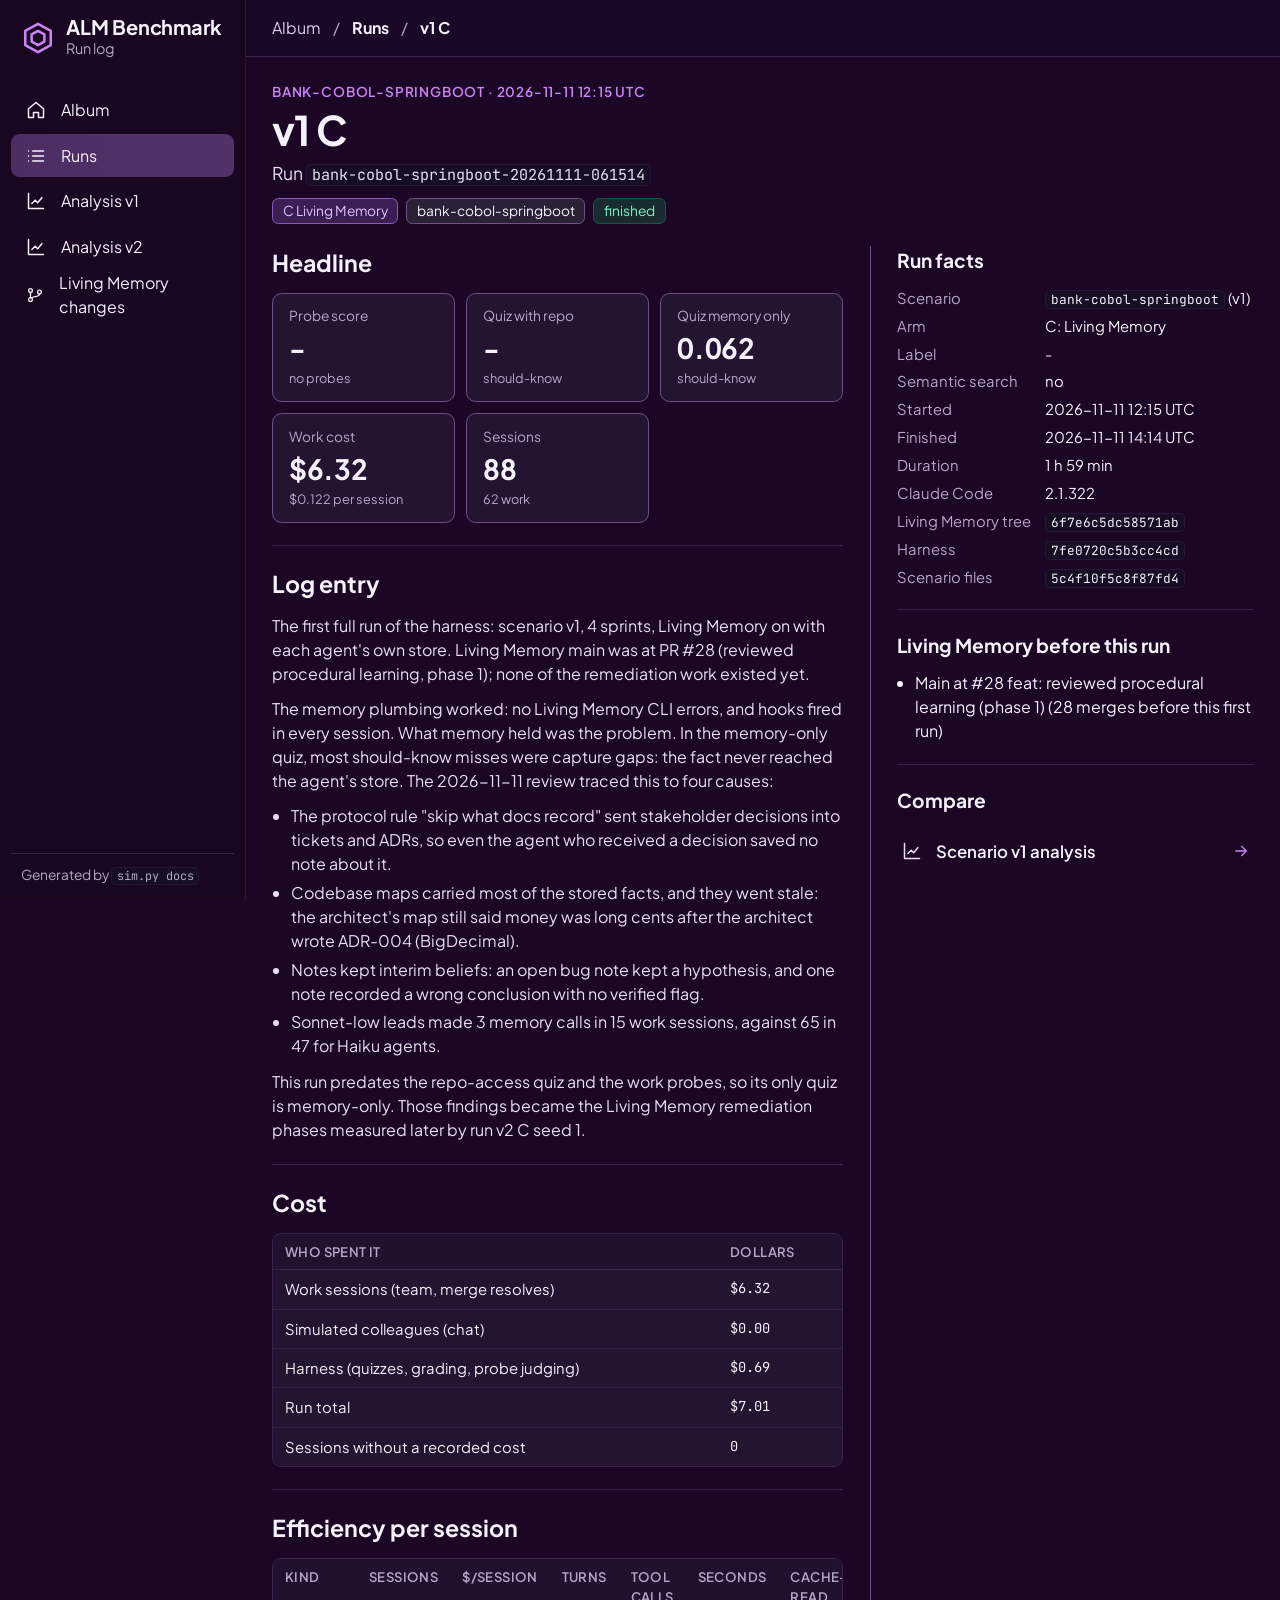
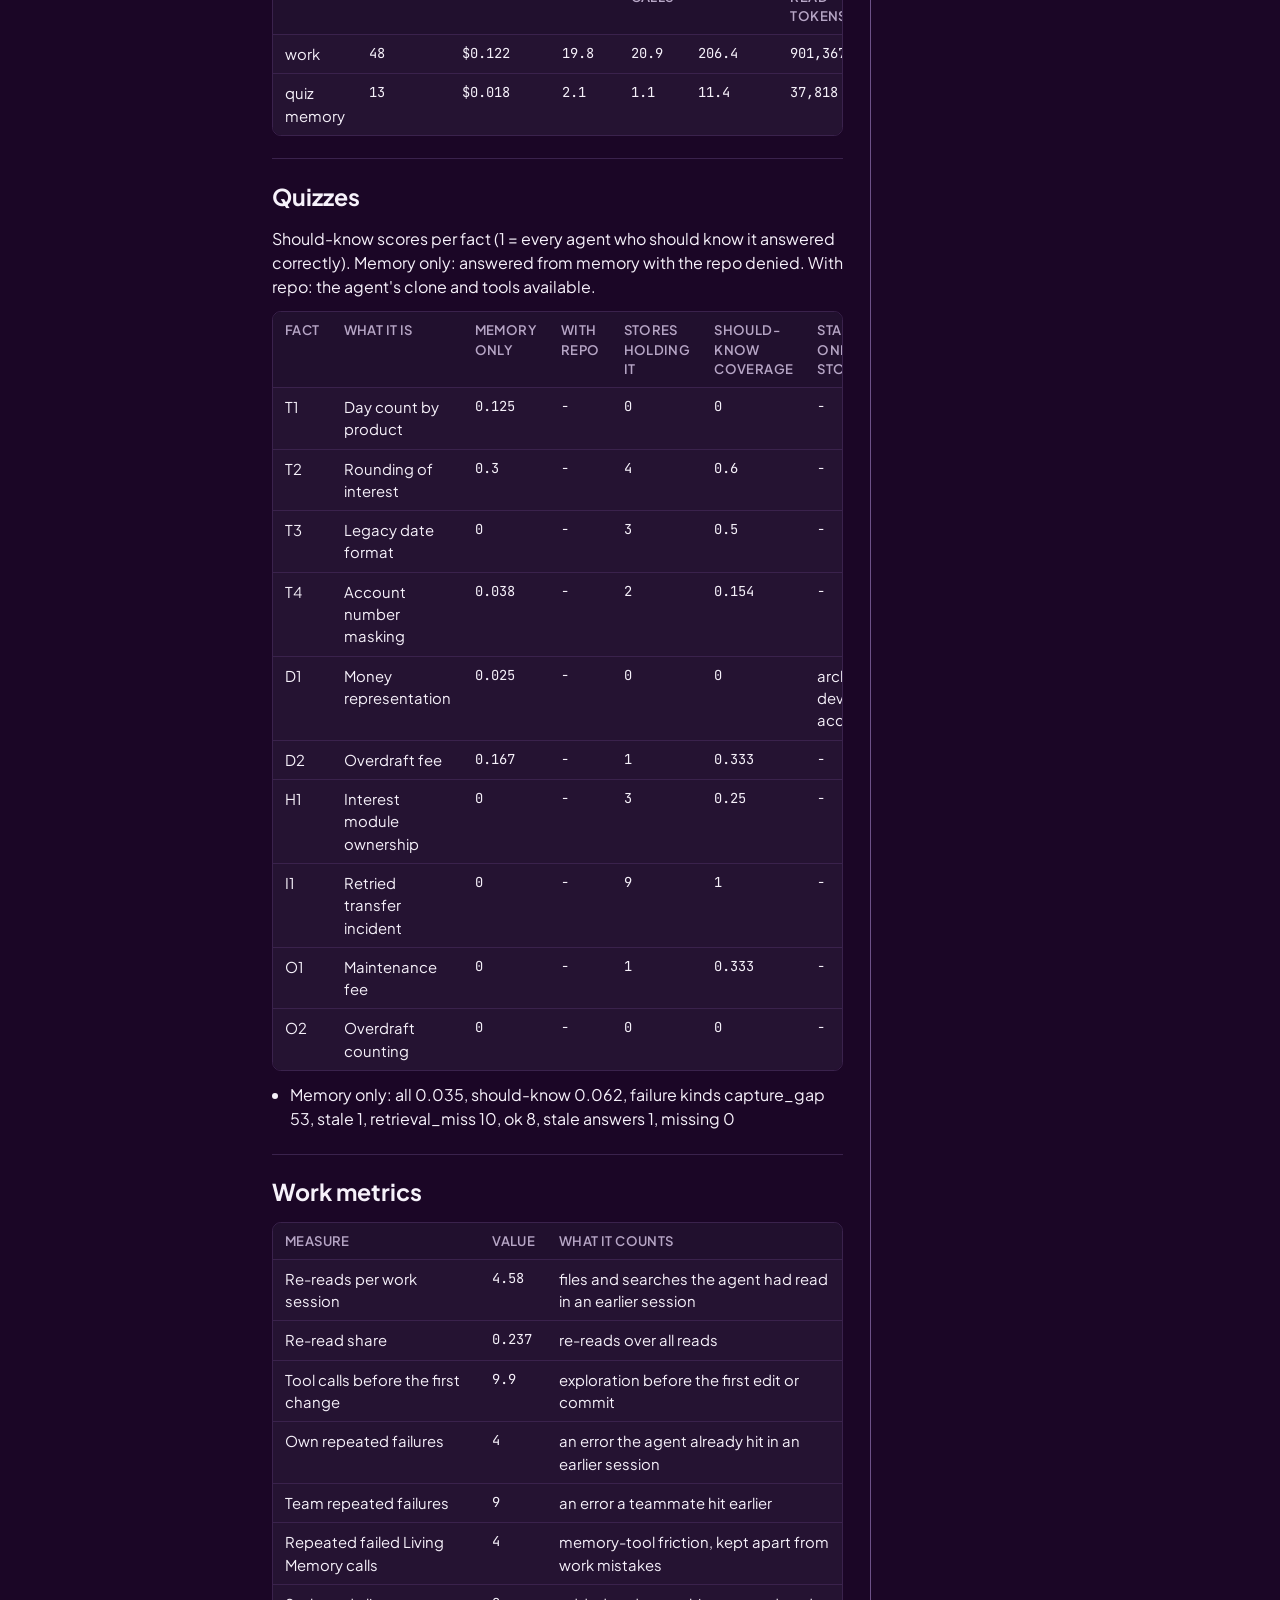
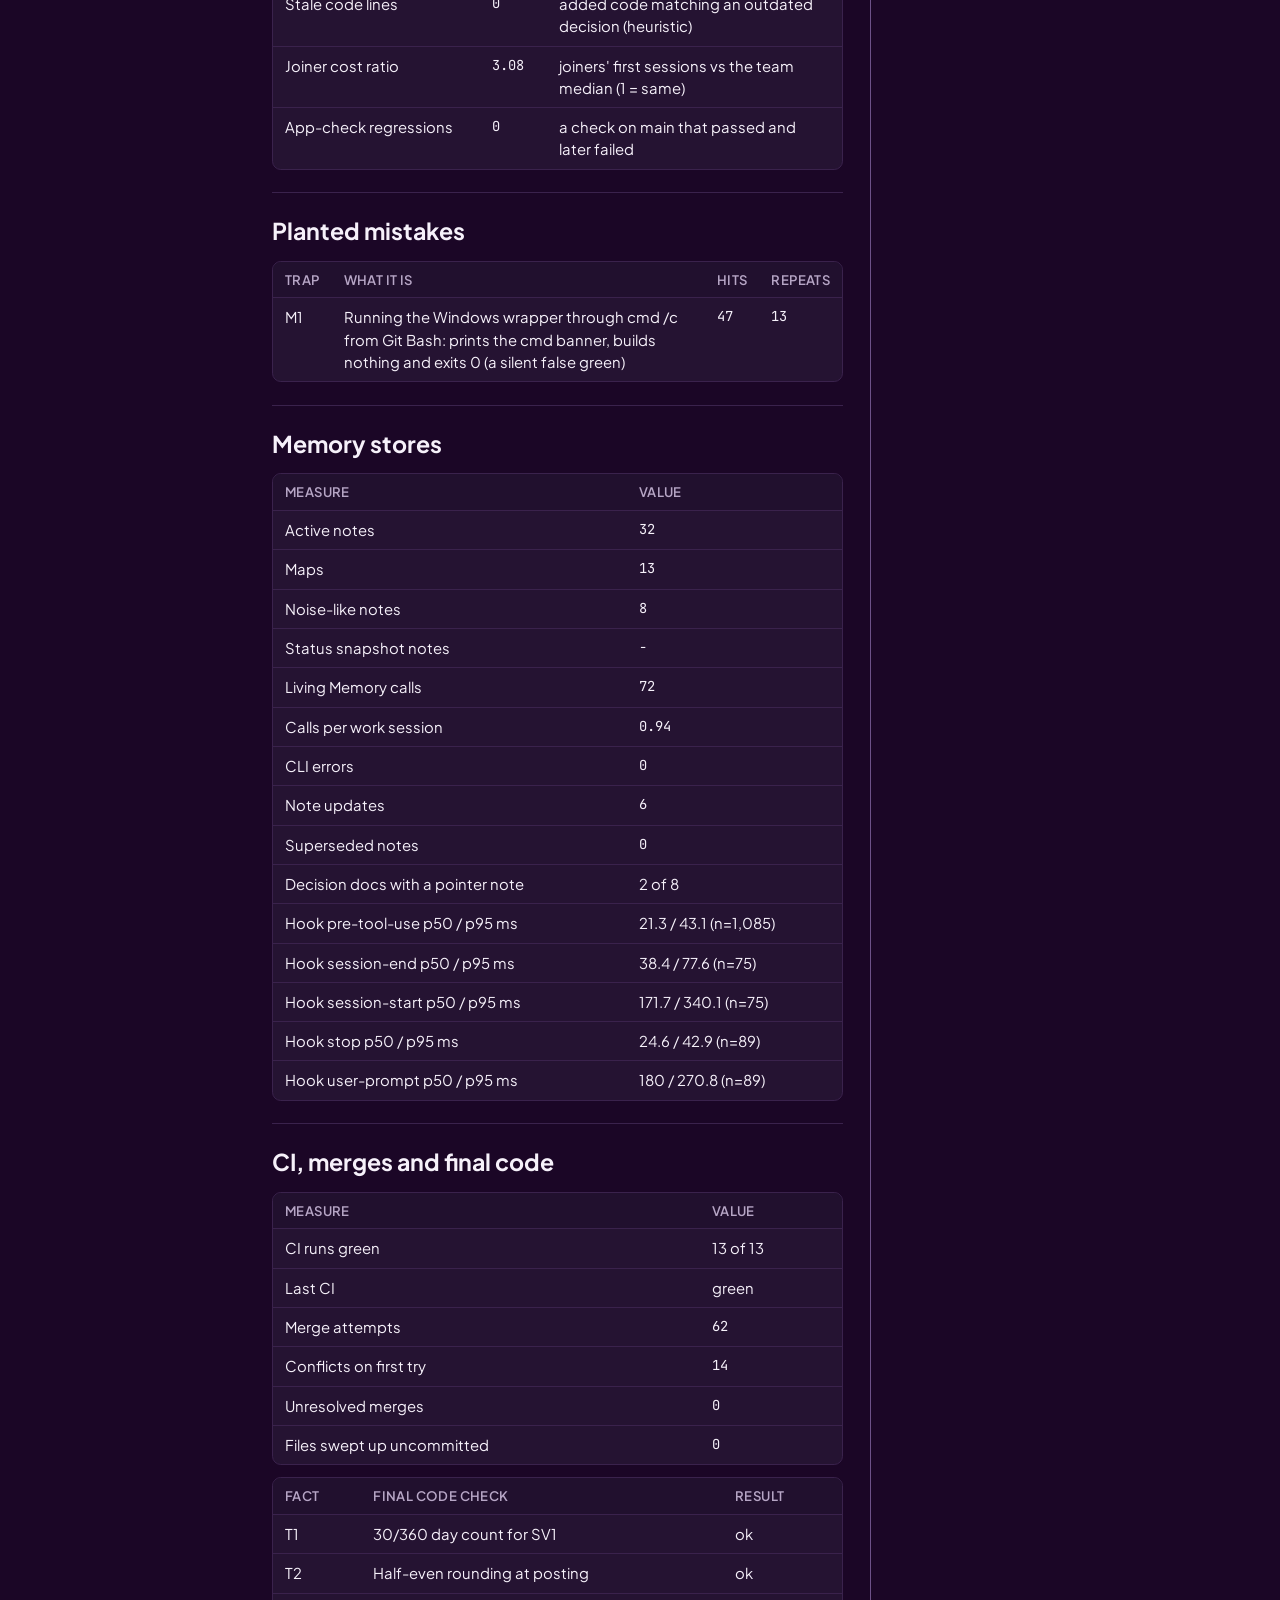
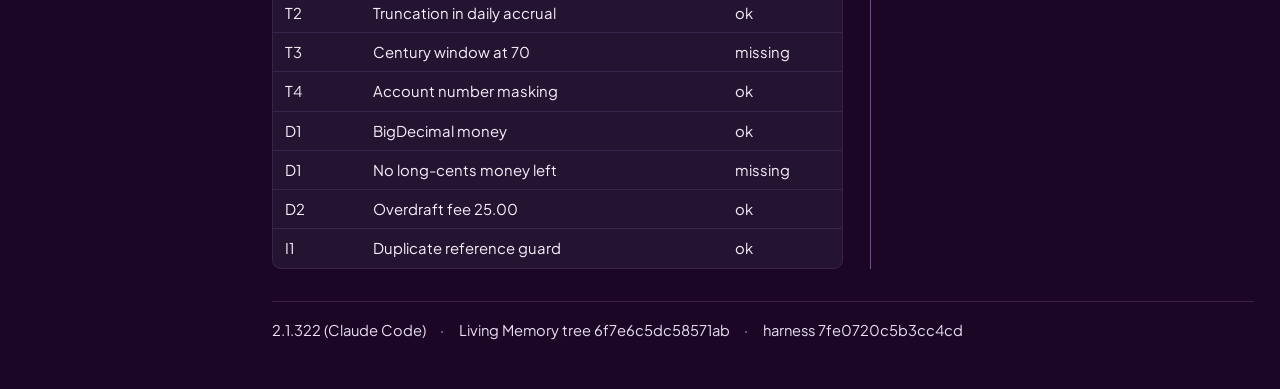
<file: docs/runs/bank-cobol-springboot-20261111-061514.html>
<!doctype html>
<html lang="en">
<head>
<meta charset="utf-8">
<meta name="viewport" content="width=device-width, initial-scale=1">
<title>v1 C - ALM benchmark run log</title>
<link rel="preconnect" href="https://fonts.googleapis.com">
<link rel="preconnect" href="https://fonts.gstatic.com" crossorigin>
<link rel="stylesheet" href="https://fonts.googleapis.com/css2?family=JetBrains+Mono:wght@400;600&amp;family=Plus+Jakarta+Sans:wght@400;500;600;700&amp;display=swap">
<link rel="stylesheet" href="../album.css">
</head>
<body>
<div class="shell">
<aside class="sidebar">
<a class="brand-block" href="../index.html"><span class="brand-mark"><svg viewBox="0 0 24 24" width="34" height="34" fill="none" stroke="currentColor" stroke-width="1.8" stroke-linecap="round" stroke-linejoin="round" aria-hidden="true"><path d="M12 2 21 7v10l-9 5-9-5V7z"/><path d="m12 7 4.5 2.5v5L12 17l-4.5-2.5v-5z"/></svg></span><span><span class="brand-name">ALM Benchmark</span><span class="brand-sub">Run log</span></span></a>
<nav class="nav"><a class="nav-item" href="../index.html"><svg viewBox="0 0 24 24" width="20" height="20" fill="none" stroke="currentColor" stroke-width="1.8" stroke-linecap="round" stroke-linejoin="round" aria-hidden="true"><path d="M3 10.5 12 3l9 7.5V21h-6v-6H9v6H3z"/></svg><span>Album</span></a><a class="nav-item on" href="../index.html#runs-v2"><svg viewBox="0 0 24 24" width="20" height="20" fill="none" stroke="currentColor" stroke-width="1.8" stroke-linecap="round" stroke-linejoin="round" aria-hidden="true"><path d="M8 6h13M8 12h13M8 18h13M3 6h.01M3 12h.01M3 18h.01"/></svg><span>Runs</span></a><a class="nav-item" href="../analysis/v1.html"><svg viewBox="0 0 24 24" width="20" height="20" fill="none" stroke="currentColor" stroke-width="1.8" stroke-linecap="round" stroke-linejoin="round" aria-hidden="true"><path d="M3 3v18h18"/><path d="m7 15 4-4 3 3 5-6"/></svg><span>Analysis v1</span></a><a class="nav-item" href="../analysis/v2.html"><svg viewBox="0 0 24 24" width="20" height="20" fill="none" stroke="currentColor" stroke-width="1.8" stroke-linecap="round" stroke-linejoin="round" aria-hidden="true"><path d="M3 3v18h18"/><path d="m7 15 4-4 3 3 5-6"/></svg><span>Analysis v2</span></a><a class="nav-item" href="../living-memory-changes.html"><svg viewBox="0 0 24 24" width="20" height="20" fill="none" stroke="currentColor" stroke-width="1.8" stroke-linecap="round" stroke-linejoin="round" aria-hidden="true"><circle cx="6" cy="6" r="2.5"/><circle cx="6" cy="18" r="2.5"/><circle cx="18" cy="8" r="2.5"/><path d="M6 8.5v7M18 10.5c0 4-6 3-11.5 5.5"/></svg><span>Living Memory changes</span></a></nav>
<div class="sidebar-foot muted small">Generated by <code>sim.py docs</code></div>
</aside>
<div class="main">
<header class="topbar"><div class="crumbs"><a class="crumb" href="../index.html">Album</a><span class="crumb-sep">/</span><span class="crumb here">Runs</span><span class="crumb-sep">/</span><span class="crumb here">v1 C</span></div></header>
<main class="page">
<div class="page-head"><div class="page-title">
<div class="eyebrow">bank-cobol-springboot · 2026-11-11 12:15 UTC</div>
<h1>v1 C</h1>
<p class="page-sub">Run <code>bank-cobol-springboot-20261111-061514</code></p>
<div class="page-meta"><span class="status-chip arm-c">C Living Memory</span><span class="status-chip ">bank-cobol-springboot</span><span class="status-chip succeeded">finished</span></div>
</div></div>
<div class="split"><div class="split-main"><section class="section"><div class="section-head"><h2>Headline</h2></div><div class="tiles"><div class="tile"><div class="tile-label">Probe score</div><div class="tile-value">-</div><div class="tile-sub">no probes</div></div><div class="tile"><div class="tile-label">Quiz with repo</div><div class="tile-value">-</div><div class="tile-sub">should-know</div></div><div class="tile"><div class="tile-label">Quiz memory only</div><div class="tile-value">0.062</div><div class="tile-sub">should-know</div></div><div class="tile"><div class="tile-label">Work cost</div><div class="tile-value">$6.32</div><div class="tile-sub">$0.122 per session</div></div><div class="tile"><div class="tile-label">Sessions</div><div class="tile-value">88</div><div class="tile-sub">62 work</div></div></div></section>
<section class="section"><div class="section-head"><h2>Log entry</h2></div><div class="prose"><p>The first full run of the harness: scenario v1, 4 sprints, Living Memory on with each agent's own store. Living Memory main was at PR #28 (reviewed procedural learning, phase 1); none of the remediation work existed yet.</p>
<p>The memory plumbing worked: no Living Memory CLI errors, and hooks fired in every session. What memory held was the problem. In the memory-only quiz, most should-know misses were capture gaps: the fact never reached the agent's store. The 2026-11-11 review traced this to four causes:</p>
<ul><li>The protocol rule "skip what docs record" sent stakeholder decisions into tickets and ADRs, so even the agent who received a decision saved no note about it.</li><li>Codebase maps carried most of the stored facts, and they went stale: the architect's map still said money was long cents after the architect wrote ADR-004 (BigDecimal).</li><li>Notes kept interim beliefs: an open bug note kept a hypothesis, and one note recorded a wrong conclusion with no verified flag.</li><li>Sonnet-low leads made 3 memory calls in 15 work sessions, against 65 in 47 for Haiku agents.</li></ul>
<p>This run predates the repo-access quiz and the work probes, so its only quiz is memory-only. Those findings became the Living Memory remediation phases measured later by run v2 C seed 1.</p></div></section>
<section class="section"><div class="section-head"><h2>Cost</h2></div><div class="table-wrap"><table><thead><tr><th>Who spent it</th><th>Dollars</th></tr></thead><tbody><tr><td class="">Work sessions (team, merge resolves)</td><td class="num">$6.32</td></tr><tr><td class="">Simulated colleagues (chat)</td><td class="num">$0.00</td></tr><tr><td class="">Harness (quizzes, grading, probe judging)</td><td class="num">$0.69</td></tr><tr><td class="">Run total</td><td class="num">$7.01</td></tr><tr><td class="">Sessions without a recorded cost</td><td class="num">0</td></tr></tbody></table></div></section>
<section class="section"><div class="section-head"><h2>Efficiency per session</h2></div><div class="table-wrap"><table><thead><tr><th>Kind</th><th>Sessions</th><th>$/session</th><th>Turns</th><th>Tool calls</th><th>Seconds</th><th>Cache-read tokens</th><th>Output tokens</th></tr></thead><tbody><tr><td class="">work</td><td class="num">48</td><td class="num">$0.122</td><td class="num">19.8</td><td class="num">20.9</td><td class="num">206.4</td><td class="num">901,367</td><td class="num">17,516</td></tr><tr><td class="">quiz memory</td><td class="num">13</td><td class="num">$0.018</td><td class="num">2.1</td><td class="num">1.1</td><td class="num">11.4</td><td class="num">37,818</td><td class="num">1,338</td></tr></tbody></table></div></section>
<section class="section"><div class="section-head"><h2>Quizzes</h2></div><p>Should-know scores per fact (1 = every agent who should know it answered correctly). Memory only: answered from memory with the repo denied. With repo: the agent's clone and tools available.</p>
<div class="table-wrap"><table><thead><tr><th>Fact</th><th>What it is</th><th>Memory only</th><th>With repo</th><th>Stores holding it</th><th>Should-know coverage</th><th>Stale-only stores</th></tr></thead><tbody><tr><td class="">T1</td><td class="">Day count by product</td><td class="num">0.125</td><td class="num">-</td><td class="num">0</td><td class="num">0</td><td class="num">-</td></tr><tr><td class="">T2</td><td class="">Rounding of interest</td><td class="num">0.3</td><td class="num">-</td><td class="num">4</td><td class="num">0.6</td><td class="num">-</td></tr><tr><td class="">T3</td><td class="">Legacy date format</td><td class="num">0</td><td class="num">-</td><td class="num">3</td><td class="num">0.5</td><td class="num">-</td></tr><tr><td class="">T4</td><td class="">Account number masking</td><td class="num">0.038</td><td class="num">-</td><td class="num">2</td><td class="num">0.154</td><td class="num">-</td></tr><tr><td class="">D1</td><td class="">Money representation</td><td class="num">0.025</td><td class="num">-</td><td class="num">0</td><td class="num">0</td><td class="">arch, dev-acct</td></tr><tr><td class="">D2</td><td class="">Overdraft fee</td><td class="num">0.167</td><td class="num">-</td><td class="num">1</td><td class="num">0.333</td><td class="num">-</td></tr><tr><td class="">H1</td><td class="">Interest module ownership</td><td class="num">0</td><td class="num">-</td><td class="num">3</td><td class="num">0.25</td><td class="num">-</td></tr><tr><td class="">I1</td><td class="">Retried transfer incident</td><td class="num">0</td><td class="num">-</td><td class="num">9</td><td class="num">1</td><td class="num">-</td></tr><tr><td class="">O1</td><td class="">Maintenance fee</td><td class="num">0</td><td class="num">-</td><td class="num">1</td><td class="num">0.333</td><td class="num">-</td></tr><tr><td class="">O2</td><td class="">Overdraft counting</td><td class="num">0</td><td class="num">-</td><td class="num">0</td><td class="num">0</td><td class="num">-</td></tr></tbody></table></div>
<ul class="plain"><li>Memory only: all 0.035, should-know 0.062, failure kinds capture_gap 53, stale 1, retrieval_miss 10, ok 8, stale answers 1, missing 0</li></ul></section>
<section class="section"><div class="section-head"><h2>Work metrics</h2></div><div class="table-wrap"><table><thead><tr><th>Measure</th><th>Value</th><th>What it counts</th></tr></thead><tbody><tr><td class="">Re-reads per work session</td><td class="num">4.58</td><td class="">files and searches the agent had read in an earlier session</td></tr><tr><td class="">Re-read share</td><td class="num">0.237</td><td class="">re-reads over all reads</td></tr><tr><td class="">Tool calls before the first change</td><td class="num">9.9</td><td class="">exploration before the first edit or commit</td></tr><tr><td class="">Own repeated failures</td><td class="num">4</td><td class="">an error the agent already hit in an earlier session</td></tr><tr><td class="">Team repeated failures</td><td class="num">9</td><td class="">an error a teammate hit earlier</td></tr><tr><td class="">Repeated failed Living Memory calls</td><td class="num">4</td><td class="">memory-tool friction, kept apart from work mistakes</td></tr><tr><td class="">Stale code lines</td><td class="num">0</td><td class="">added code matching an outdated decision (heuristic)</td></tr><tr><td class="">Joiner cost ratio</td><td class="num">3.08</td><td class="">joiners' first sessions vs the team median (1 = same)</td></tr><tr><td class="">App-check regressions</td><td class="num">0</td><td class="">a check on main that passed and later failed</td></tr></tbody></table></div></section>
<section class="section"><div class="section-head"><h2>Planted mistakes</h2></div><div class="table-wrap"><table><thead><tr><th>Trap</th><th>What it is</th><th>Hits</th><th>Repeats</th></tr></thead><tbody><tr><td class="">M1</td><td class="">Running the Windows wrapper through cmd /c from Git Bash: prints the cmd banner, builds nothing and exits 0 (a silent false green)</td><td class="num">47</td><td class="num">13</td></tr></tbody></table></div></section>
<section class="section"><div class="section-head"><h2>Memory stores</h2></div><div class="table-wrap"><table><thead><tr><th>Measure</th><th>Value</th></tr></thead><tbody><tr><td class="">Active notes</td><td class="num">32</td></tr><tr><td class="">Maps</td><td class="num">13</td></tr><tr><td class="">Noise-like notes</td><td class="num">8</td></tr><tr><td class="">Status snapshot notes</td><td class="num">-</td></tr><tr><td class="">Living Memory calls</td><td class="num">72</td></tr><tr><td class="">Calls per work session</td><td class="num">0.94</td></tr><tr><td class="">CLI errors</td><td class="num">0</td></tr><tr><td class="">Note updates</td><td class="num">6</td></tr><tr><td class="">Superseded notes</td><td class="num">0</td></tr><tr><td class="">Decision docs with a pointer note</td><td class="">2 of 8</td></tr><tr><td class="">Hook pre-tool-use p50 / p95 ms</td><td class="">21.3 / 43.1 (n=1,085)</td></tr><tr><td class="">Hook session-end p50 / p95 ms</td><td class="">38.4 / 77.6 (n=75)</td></tr><tr><td class="">Hook session-start p50 / p95 ms</td><td class="">171.7 / 340.1 (n=75)</td></tr><tr><td class="">Hook stop p50 / p95 ms</td><td class="">24.6 / 42.9 (n=89)</td></tr><tr><td class="">Hook user-prompt p50 / p95 ms</td><td class="">180 / 270.8 (n=89)</td></tr></tbody></table></div></section>
<section class="section"><div class="section-head"><h2>CI, merges and final code</h2></div><div class="table-wrap"><table><thead><tr><th>Measure</th><th>Value</th></tr></thead><tbody><tr><td class="">CI runs green</td><td class="">13 of 13</td></tr><tr><td class="">Last CI</td><td class="">green</td></tr><tr><td class="">Merge attempts</td><td class="num">62</td></tr><tr><td class="">Conflicts on first try</td><td class="num">14</td></tr><tr><td class="">Unresolved merges</td><td class="num">0</td></tr><tr><td class="">Files swept up uncommitted</td><td class="num">0</td></tr></tbody></table></div>
<div class="table-wrap"><table><thead><tr><th>Fact</th><th>Final code check</th><th>Result</th></tr></thead><tbody><tr><td class="">T1</td><td class="">30/360 day count for SV1</td><td class="">ok</td></tr><tr><td class="">T2</td><td class="">Half-even rounding at posting</td><td class="">ok</td></tr><tr><td class="">T2</td><td class="">Truncation in daily accrual</td><td class="">ok</td></tr><tr><td class="">T3</td><td class="">Century window at 70</td><td class="">missing</td></tr><tr><td class="">T4</td><td class="">Account number masking</td><td class="">ok</td></tr><tr><td class="">D1</td><td class="">BigDecimal money</td><td class="">ok</td></tr><tr><td class="">D1</td><td class="">No long-cents money left</td><td class="">missing</td></tr><tr><td class="">D2</td><td class="">Overdraft fee 25.00</td><td class="">ok</td></tr><tr><td class="">I1</td><td class="">Duplicate reference guard</td><td class="">ok</td></tr></tbody></table></div></section></div><aside class="split-rail"><section class="section"><div class="section-head"><h2>Run facts</h2></div><dl class="kv"><dt>Scenario</dt><dd><code>bank-cobol-springboot</code> (v1)</dd><dt>Arm</dt><dd>C: Living Memory</dd><dt>Label</dt><dd>-</dd><dt>Semantic search</dt><dd>no</dd><dt>Started</dt><dd>2026-11-11 12:15 UTC</dd><dt>Finished</dt><dd>2026-11-11 14:14 UTC</dd><dt>Duration</dt><dd>1 h 59 min</dd><dt>Claude Code</dt><dd>2.1.322</dd><dt>Living Memory tree</dt><dd><code>6f7e6c5dc58571ab</code></dd><dt>Harness</dt><dd><code>7fe0720c5b3cc4cd</code></dd><dt>Scenario files</dt><dd><code>5c4f10f5c8f87fd4</code></dd></dl></section>
<section class="section"><div class="section-head"><h2>Living Memory before this run</h2></div><ul class="plain"><li>Main at #28 feat: reviewed procedural learning (phase 1) (28 merges before this first run)</li></ul></section>
<section class="section"><div class="section-head"><h2>Compare</h2></div><a class="arrow-row" href="../analysis/v1.html"><span class="row-icon"><svg viewBox="0 0 24 24" width="20" height="20" fill="none" stroke="currentColor" stroke-width="1.8" stroke-linecap="round" stroke-linejoin="round" aria-hidden="true"><path d="M3 3v18h18"/><path d="m7 15 4-4 3 3 5-6"/></svg></span><span class="row-label"><span class="row-title">Scenario v1 analysis</span></span><span class="row-arrow"><svg viewBox="0 0 24 24" width="18" height="18" fill="none" stroke="currentColor" stroke-width="1.8" stroke-linecap="round" stroke-linejoin="round" aria-hidden="true"><path d="M5 12h14M13 6l6 6-6 6"/></svg></span></a></section></aside></div>
<footer class="status-strip"><span>2.1.322 (Claude Code)</span><span>Living Memory tree 6f7e6c5dc58571ab</span><span>harness 7fe0720c5b3cc4cd</span></footer>
</main>
</div>
</div>
</body>
</html>
</file>
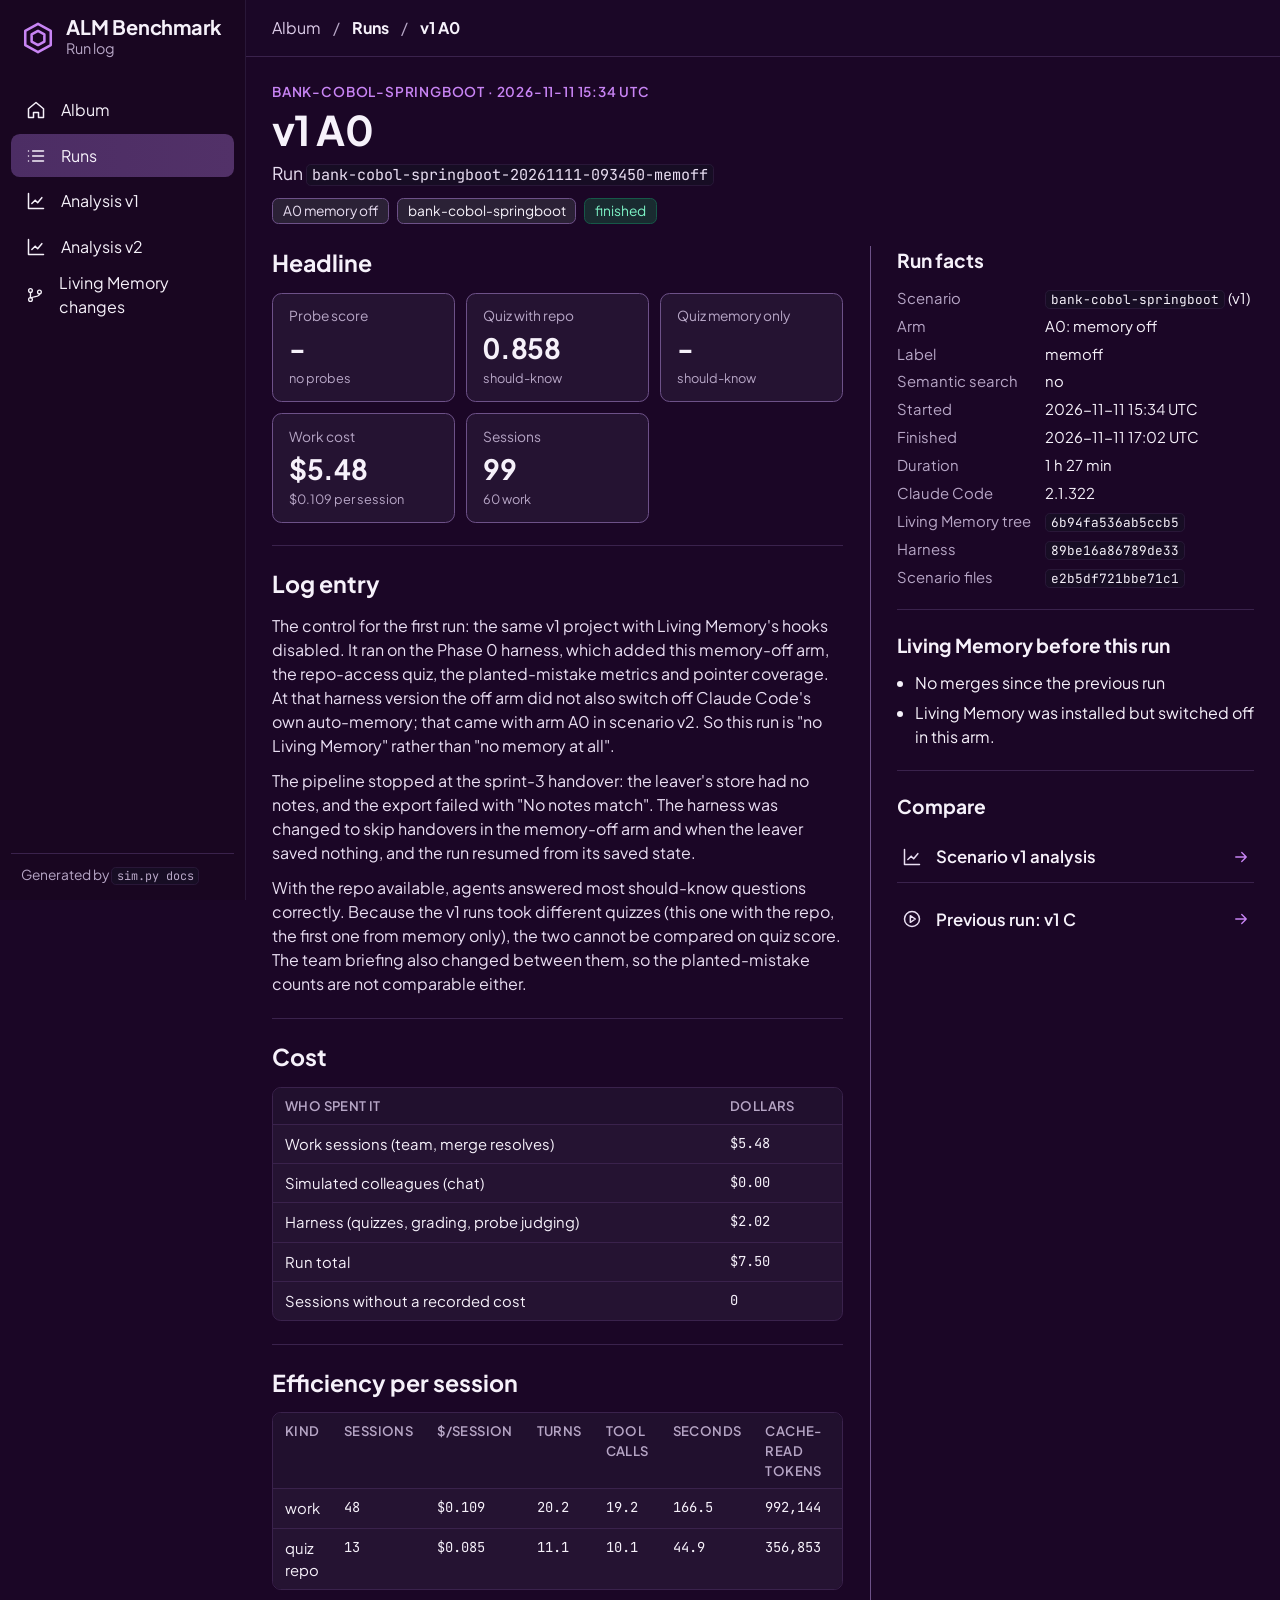
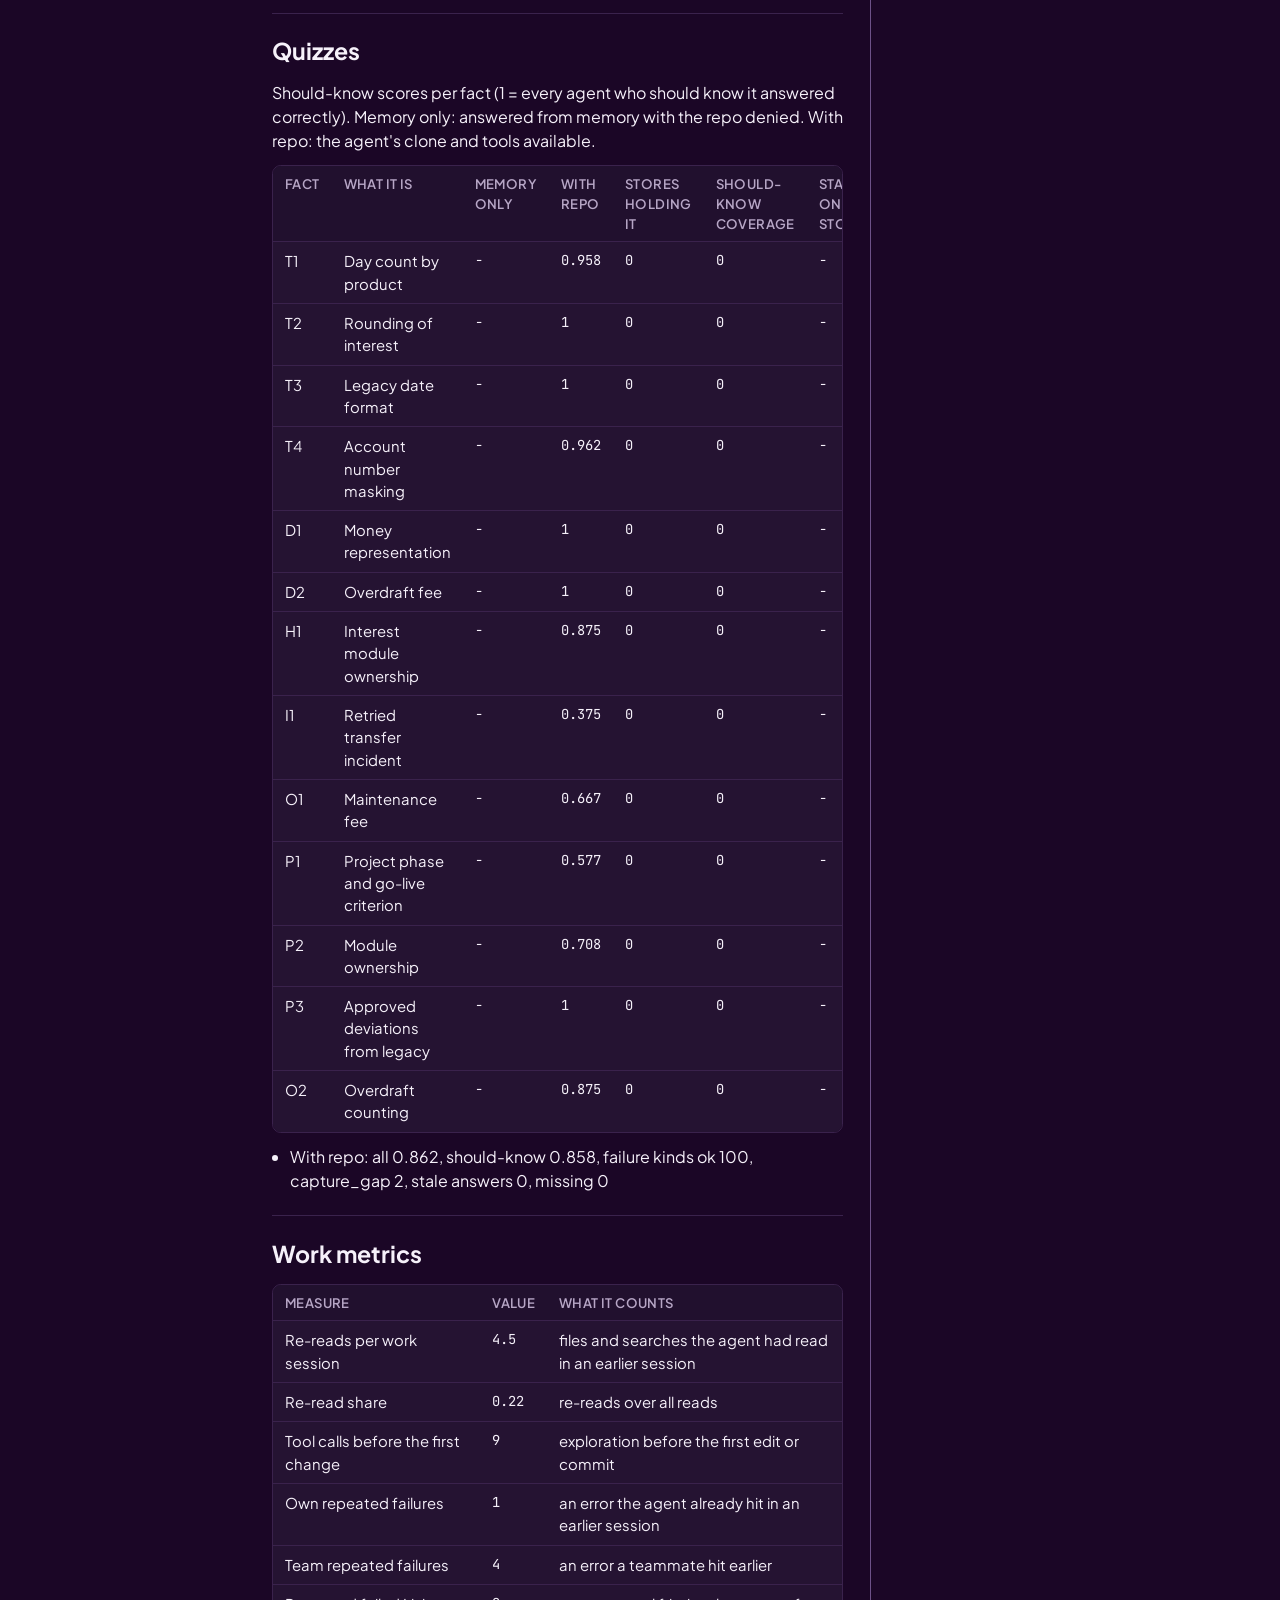
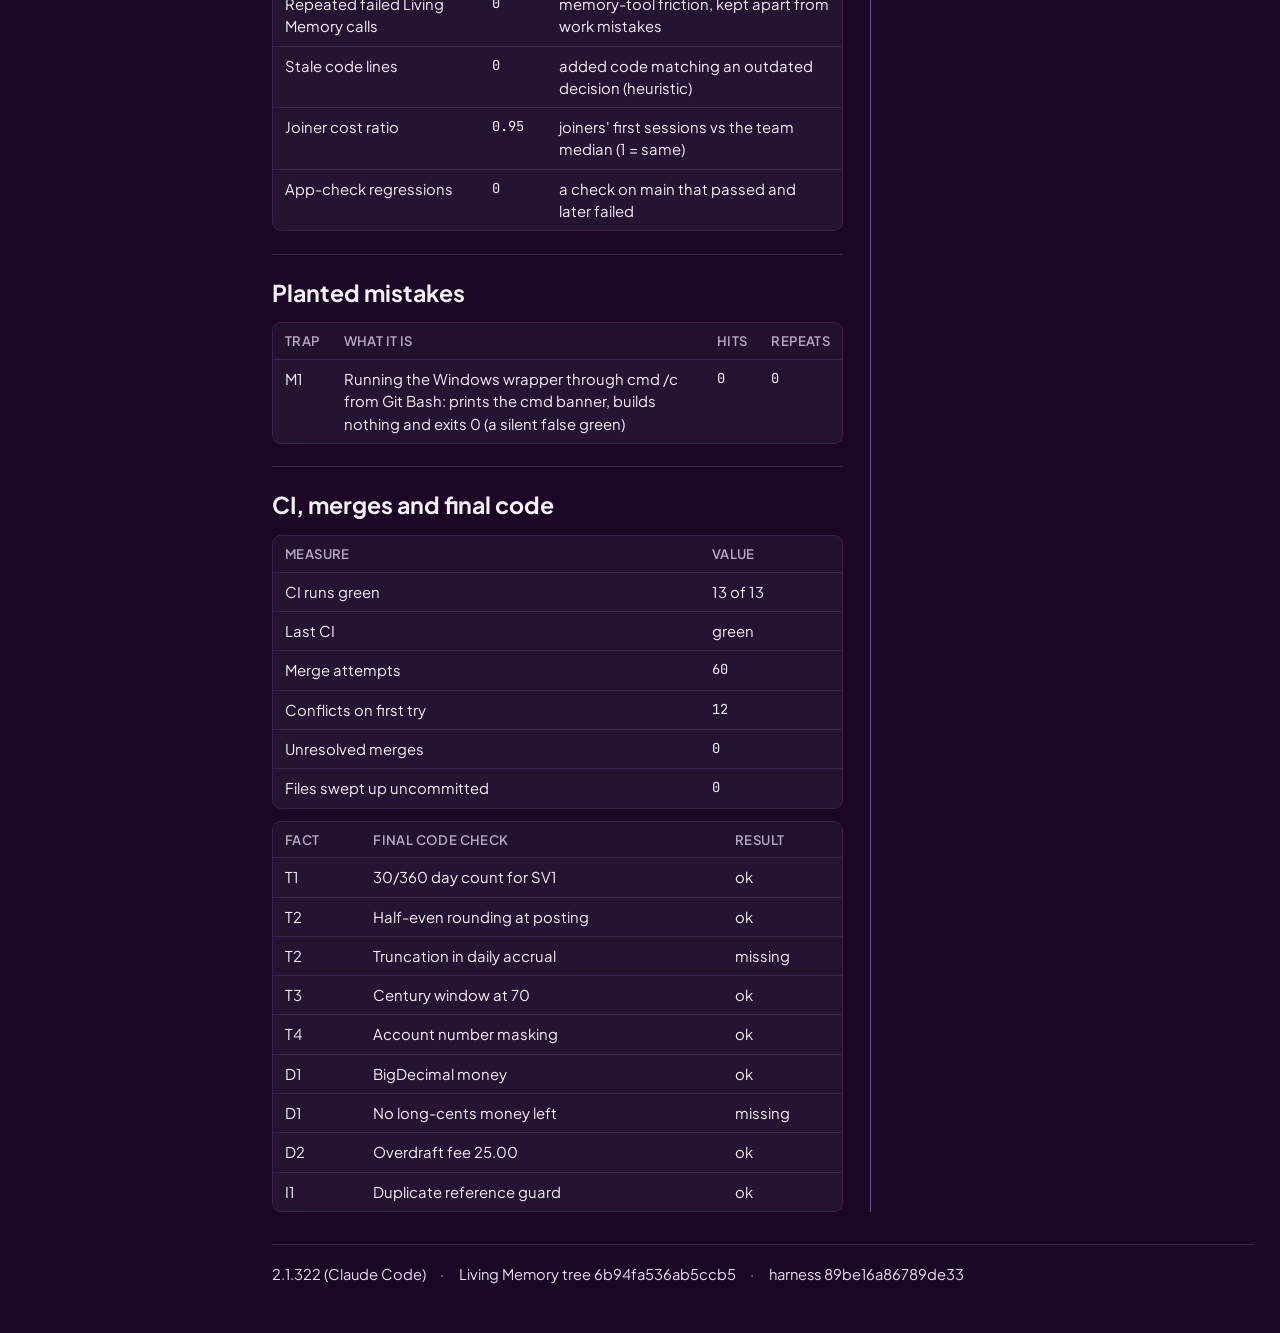
<file: docs/runs/bank-cobol-springboot-20261111-093450-memoff.html>
<!doctype html>
<html lang="en">
<head>
<meta charset="utf-8">
<meta name="viewport" content="width=device-width, initial-scale=1">
<title>v1 A0 - ALM benchmark run log</title>
<link rel="preconnect" href="https://fonts.googleapis.com">
<link rel="preconnect" href="https://fonts.gstatic.com" crossorigin>
<link rel="stylesheet" href="https://fonts.googleapis.com/css2?family=JetBrains+Mono:wght@400;600&amp;family=Plus+Jakarta+Sans:wght@400;500;600;700&amp;display=swap">
<link rel="stylesheet" href="../album.css">
</head>
<body>
<div class="shell">
<aside class="sidebar">
<a class="brand-block" href="../index.html"><span class="brand-mark"><svg viewBox="0 0 24 24" width="34" height="34" fill="none" stroke="currentColor" stroke-width="1.8" stroke-linecap="round" stroke-linejoin="round" aria-hidden="true"><path d="M12 2 21 7v10l-9 5-9-5V7z"/><path d="m12 7 4.5 2.5v5L12 17l-4.5-2.5v-5z"/></svg></span><span><span class="brand-name">ALM Benchmark</span><span class="brand-sub">Run log</span></span></a>
<nav class="nav"><a class="nav-item" href="../index.html"><svg viewBox="0 0 24 24" width="20" height="20" fill="none" stroke="currentColor" stroke-width="1.8" stroke-linecap="round" stroke-linejoin="round" aria-hidden="true"><path d="M3 10.5 12 3l9 7.5V21h-6v-6H9v6H3z"/></svg><span>Album</span></a><a class="nav-item on" href="../index.html#runs-v2"><svg viewBox="0 0 24 24" width="20" height="20" fill="none" stroke="currentColor" stroke-width="1.8" stroke-linecap="round" stroke-linejoin="round" aria-hidden="true"><path d="M8 6h13M8 12h13M8 18h13M3 6h.01M3 12h.01M3 18h.01"/></svg><span>Runs</span></a><a class="nav-item" href="../analysis/v1.html"><svg viewBox="0 0 24 24" width="20" height="20" fill="none" stroke="currentColor" stroke-width="1.8" stroke-linecap="round" stroke-linejoin="round" aria-hidden="true"><path d="M3 3v18h18"/><path d="m7 15 4-4 3 3 5-6"/></svg><span>Analysis v1</span></a><a class="nav-item" href="../analysis/v2.html"><svg viewBox="0 0 24 24" width="20" height="20" fill="none" stroke="currentColor" stroke-width="1.8" stroke-linecap="round" stroke-linejoin="round" aria-hidden="true"><path d="M3 3v18h18"/><path d="m7 15 4-4 3 3 5-6"/></svg><span>Analysis v2</span></a><a class="nav-item" href="../living-memory-changes.html"><svg viewBox="0 0 24 24" width="20" height="20" fill="none" stroke="currentColor" stroke-width="1.8" stroke-linecap="round" stroke-linejoin="round" aria-hidden="true"><circle cx="6" cy="6" r="2.5"/><circle cx="6" cy="18" r="2.5"/><circle cx="18" cy="8" r="2.5"/><path d="M6 8.5v7M18 10.5c0 4-6 3-11.5 5.5"/></svg><span>Living Memory changes</span></a></nav>
<div class="sidebar-foot muted small">Generated by <code>sim.py docs</code></div>
</aside>
<div class="main">
<header class="topbar"><div class="crumbs"><a class="crumb" href="../index.html">Album</a><span class="crumb-sep">/</span><span class="crumb here">Runs</span><span class="crumb-sep">/</span><span class="crumb here">v1 A0</span></div></header>
<main class="page">
<div class="page-head"><div class="page-title">
<div class="eyebrow">bank-cobol-springboot · 2026-11-11 15:34 UTC</div>
<h1>v1 A0</h1>
<p class="page-sub">Run <code>bank-cobol-springboot-20261111-093450-memoff</code></p>
<div class="page-meta"><span class="status-chip arm-a0">A0 memory off</span><span class="status-chip ">bank-cobol-springboot</span><span class="status-chip succeeded">finished</span></div>
</div></div>
<div class="split"><div class="split-main"><section class="section"><div class="section-head"><h2>Headline</h2></div><div class="tiles"><div class="tile"><div class="tile-label">Probe score</div><div class="tile-value">-</div><div class="tile-sub">no probes</div></div><div class="tile"><div class="tile-label">Quiz with repo</div><div class="tile-value">0.858</div><div class="tile-sub">should-know</div></div><div class="tile"><div class="tile-label">Quiz memory only</div><div class="tile-value">-</div><div class="tile-sub">should-know</div></div><div class="tile"><div class="tile-label">Work cost</div><div class="tile-value">$5.48</div><div class="tile-sub">$0.109 per session</div></div><div class="tile"><div class="tile-label">Sessions</div><div class="tile-value">99</div><div class="tile-sub">60 work</div></div></div></section>
<section class="section"><div class="section-head"><h2>Log entry</h2></div><div class="prose"><p>The control for the first run: the same v1 project with Living Memory's hooks disabled. It ran on the Phase 0 harness, which added this memory-off arm, the repo-access quiz, the planted-mistake metrics and pointer coverage. At that harness version the off arm did not also switch off Claude Code's own auto-memory; that came with arm A0 in scenario v2. So this run is "no Living Memory" rather than "no memory at all".</p>
<p>The pipeline stopped at the sprint-3 handover: the leaver's store had no notes, and the export failed with "No notes match". The harness was changed to skip handovers in the memory-off arm and when the leaver saved nothing, and the run resumed from its saved state.</p>
<p>With the repo available, agents answered most should-know questions correctly. Because the v1 runs took different quizzes (this one with the repo, the first one from memory only), the two cannot be compared on quiz score. The team briefing also changed between them, so the planted-mistake counts are not comparable either.</p></div></section>
<section class="section"><div class="section-head"><h2>Cost</h2></div><div class="table-wrap"><table><thead><tr><th>Who spent it</th><th>Dollars</th></tr></thead><tbody><tr><td class="">Work sessions (team, merge resolves)</td><td class="num">$5.48</td></tr><tr><td class="">Simulated colleagues (chat)</td><td class="num">$0.00</td></tr><tr><td class="">Harness (quizzes, grading, probe judging)</td><td class="num">$2.02</td></tr><tr><td class="">Run total</td><td class="num">$7.50</td></tr><tr><td class="">Sessions without a recorded cost</td><td class="num">0</td></tr></tbody></table></div></section>
<section class="section"><div class="section-head"><h2>Efficiency per session</h2></div><div class="table-wrap"><table><thead><tr><th>Kind</th><th>Sessions</th><th>$/session</th><th>Turns</th><th>Tool calls</th><th>Seconds</th><th>Cache-read tokens</th><th>Output tokens</th></tr></thead><tbody><tr><td class="">work</td><td class="num">48</td><td class="num">$0.109</td><td class="num">20.2</td><td class="num">19.2</td><td class="num">166.5</td><td class="num">992,144</td><td class="num">19,829</td></tr><tr><td class="">quiz repo</td><td class="num">13</td><td class="num">$0.085</td><td class="num">11.1</td><td class="num">10.1</td><td class="num">44.9</td><td class="num">356,853</td><td class="num">8,069</td></tr></tbody></table></div></section>
<section class="section"><div class="section-head"><h2>Quizzes</h2></div><p>Should-know scores per fact (1 = every agent who should know it answered correctly). Memory only: answered from memory with the repo denied. With repo: the agent's clone and tools available.</p>
<div class="table-wrap"><table><thead><tr><th>Fact</th><th>What it is</th><th>Memory only</th><th>With repo</th><th>Stores holding it</th><th>Should-know coverage</th><th>Stale-only stores</th></tr></thead><tbody><tr><td class="">T1</td><td class="">Day count by product</td><td class="num">-</td><td class="num">0.958</td><td class="num">0</td><td class="num">0</td><td class="num">-</td></tr><tr><td class="">T2</td><td class="">Rounding of interest</td><td class="num">-</td><td class="num">1</td><td class="num">0</td><td class="num">0</td><td class="num">-</td></tr><tr><td class="">T3</td><td class="">Legacy date format</td><td class="num">-</td><td class="num">1</td><td class="num">0</td><td class="num">0</td><td class="num">-</td></tr><tr><td class="">T4</td><td class="">Account number masking</td><td class="num">-</td><td class="num">0.962</td><td class="num">0</td><td class="num">0</td><td class="num">-</td></tr><tr><td class="">D1</td><td class="">Money representation</td><td class="num">-</td><td class="num">1</td><td class="num">0</td><td class="num">0</td><td class="num">-</td></tr><tr><td class="">D2</td><td class="">Overdraft fee</td><td class="num">-</td><td class="num">1</td><td class="num">0</td><td class="num">0</td><td class="num">-</td></tr><tr><td class="">H1</td><td class="">Interest module ownership</td><td class="num">-</td><td class="num">0.875</td><td class="num">0</td><td class="num">0</td><td class="num">-</td></tr><tr><td class="">I1</td><td class="">Retried transfer incident</td><td class="num">-</td><td class="num">0.375</td><td class="num">0</td><td class="num">0</td><td class="num">-</td></tr><tr><td class="">O1</td><td class="">Maintenance fee</td><td class="num">-</td><td class="num">0.667</td><td class="num">0</td><td class="num">0</td><td class="num">-</td></tr><tr><td class="">P1</td><td class="">Project phase and go-live criterion</td><td class="num">-</td><td class="num">0.577</td><td class="num">0</td><td class="num">0</td><td class="num">-</td></tr><tr><td class="">P2</td><td class="">Module ownership</td><td class="num">-</td><td class="num">0.708</td><td class="num">0</td><td class="num">0</td><td class="num">-</td></tr><tr><td class="">P3</td><td class="">Approved deviations from legacy</td><td class="num">-</td><td class="num">1</td><td class="num">0</td><td class="num">0</td><td class="num">-</td></tr><tr><td class="">O2</td><td class="">Overdraft counting</td><td class="num">-</td><td class="num">0.875</td><td class="num">0</td><td class="num">0</td><td class="num">-</td></tr></tbody></table></div>
<ul class="plain"><li>With repo: all 0.862, should-know 0.858, failure kinds ok 100, capture_gap 2, stale answers 0, missing 0</li></ul></section>
<section class="section"><div class="section-head"><h2>Work metrics</h2></div><div class="table-wrap"><table><thead><tr><th>Measure</th><th>Value</th><th>What it counts</th></tr></thead><tbody><tr><td class="">Re-reads per work session</td><td class="num">4.5</td><td class="">files and searches the agent had read in an earlier session</td></tr><tr><td class="">Re-read share</td><td class="num">0.22</td><td class="">re-reads over all reads</td></tr><tr><td class="">Tool calls before the first change</td><td class="num">9</td><td class="">exploration before the first edit or commit</td></tr><tr><td class="">Own repeated failures</td><td class="num">1</td><td class="">an error the agent already hit in an earlier session</td></tr><tr><td class="">Team repeated failures</td><td class="num">4</td><td class="">an error a teammate hit earlier</td></tr><tr><td class="">Repeated failed Living Memory calls</td><td class="num">0</td><td class="">memory-tool friction, kept apart from work mistakes</td></tr><tr><td class="">Stale code lines</td><td class="num">0</td><td class="">added code matching an outdated decision (heuristic)</td></tr><tr><td class="">Joiner cost ratio</td><td class="num">0.95</td><td class="">joiners' first sessions vs the team median (1 = same)</td></tr><tr><td class="">App-check regressions</td><td class="num">0</td><td class="">a check on main that passed and later failed</td></tr></tbody></table></div></section>
<section class="section"><div class="section-head"><h2>Planted mistakes</h2></div><div class="table-wrap"><table><thead><tr><th>Trap</th><th>What it is</th><th>Hits</th><th>Repeats</th></tr></thead><tbody><tr><td class="">M1</td><td class="">Running the Windows wrapper through cmd /c from Git Bash: prints the cmd banner, builds nothing and exits 0 (a silent false green)</td><td class="num">0</td><td class="num">0</td></tr></tbody></table></div></section>
<section class="section"><div class="section-head"><h2>CI, merges and final code</h2></div><div class="table-wrap"><table><thead><tr><th>Measure</th><th>Value</th></tr></thead><tbody><tr><td class="">CI runs green</td><td class="">13 of 13</td></tr><tr><td class="">Last CI</td><td class="">green</td></tr><tr><td class="">Merge attempts</td><td class="num">60</td></tr><tr><td class="">Conflicts on first try</td><td class="num">12</td></tr><tr><td class="">Unresolved merges</td><td class="num">0</td></tr><tr><td class="">Files swept up uncommitted</td><td class="num">0</td></tr></tbody></table></div>
<div class="table-wrap"><table><thead><tr><th>Fact</th><th>Final code check</th><th>Result</th></tr></thead><tbody><tr><td class="">T1</td><td class="">30/360 day count for SV1</td><td class="">ok</td></tr><tr><td class="">T2</td><td class="">Half-even rounding at posting</td><td class="">ok</td></tr><tr><td class="">T2</td><td class="">Truncation in daily accrual</td><td class="">missing</td></tr><tr><td class="">T3</td><td class="">Century window at 70</td><td class="">ok</td></tr><tr><td class="">T4</td><td class="">Account number masking</td><td class="">ok</td></tr><tr><td class="">D1</td><td class="">BigDecimal money</td><td class="">ok</td></tr><tr><td class="">D1</td><td class="">No long-cents money left</td><td class="">missing</td></tr><tr><td class="">D2</td><td class="">Overdraft fee 25.00</td><td class="">ok</td></tr><tr><td class="">I1</td><td class="">Duplicate reference guard</td><td class="">ok</td></tr></tbody></table></div></section></div><aside class="split-rail"><section class="section"><div class="section-head"><h2>Run facts</h2></div><dl class="kv"><dt>Scenario</dt><dd><code>bank-cobol-springboot</code> (v1)</dd><dt>Arm</dt><dd>A0: memory off</dd><dt>Label</dt><dd>memoff</dd><dt>Semantic search</dt><dd>no</dd><dt>Started</dt><dd>2026-11-11 15:34 UTC</dd><dt>Finished</dt><dd>2026-11-11 17:02 UTC</dd><dt>Duration</dt><dd>1 h 27 min</dd><dt>Claude Code</dt><dd>2.1.322</dd><dt>Living Memory tree</dt><dd><code>6b94fa536ab5ccb5</code></dd><dt>Harness</dt><dd><code>89be16a86789de33</code></dd><dt>Scenario files</dt><dd><code>e2b5df721bbe71c1</code></dd></dl></section>
<section class="section"><div class="section-head"><h2>Living Memory before this run</h2></div><ul class="plain"><li>No merges since the previous run</li><li>Living Memory was installed but switched off in this arm.</li></ul></section>
<section class="section"><div class="section-head"><h2>Compare</h2></div><a class="arrow-row" href="../analysis/v1.html"><span class="row-icon"><svg viewBox="0 0 24 24" width="20" height="20" fill="none" stroke="currentColor" stroke-width="1.8" stroke-linecap="round" stroke-linejoin="round" aria-hidden="true"><path d="M3 3v18h18"/><path d="m7 15 4-4 3 3 5-6"/></svg></span><span class="row-label"><span class="row-title">Scenario v1 analysis</span></span><span class="row-arrow"><svg viewBox="0 0 24 24" width="18" height="18" fill="none" stroke="currentColor" stroke-width="1.8" stroke-linecap="round" stroke-linejoin="round" aria-hidden="true"><path d="M5 12h14M13 6l6 6-6 6"/></svg></span></a><a class="arrow-row" href="../runs/bank-cobol-springboot-20261111-061514.html"><span class="row-icon"><svg viewBox="0 0 24 24" width="20" height="20" fill="none" stroke="currentColor" stroke-width="1.8" stroke-linecap="round" stroke-linejoin="round" aria-hidden="true"><circle cx="12" cy="12" r="9"/><path d="m10 8 6 4-6 4z"/></svg></span><span class="row-label"><span class="row-title">Previous run: v1 C</span></span><span class="row-arrow"><svg viewBox="0 0 24 24" width="18" height="18" fill="none" stroke="currentColor" stroke-width="1.8" stroke-linecap="round" stroke-linejoin="round" aria-hidden="true"><path d="M5 12h14M13 6l6 6-6 6"/></svg></span></a></section></aside></div>
<footer class="status-strip"><span>2.1.322 (Claude Code)</span><span>Living Memory tree 6b94fa536ab5ccb5</span><span>harness 89be16a86789de33</span></footer>
</main>
</div>
</div>
</body>
</html>
</file>
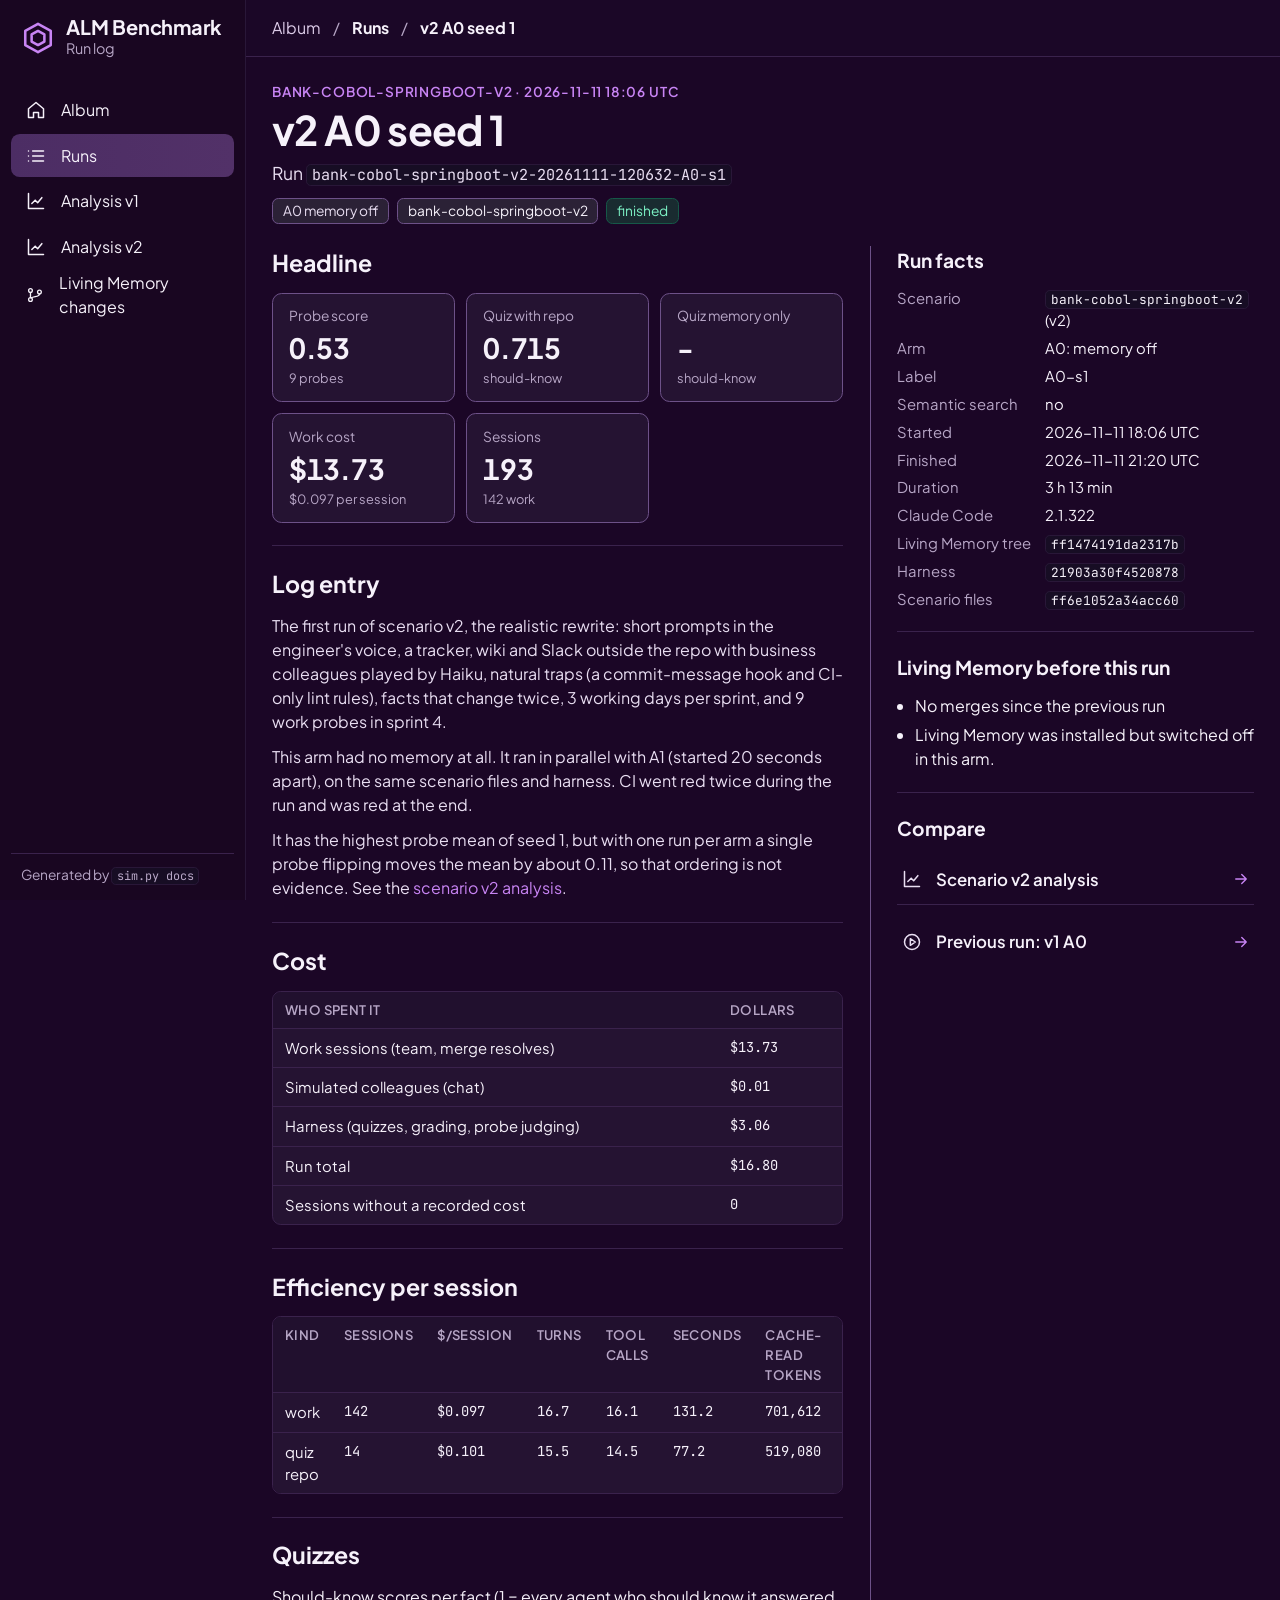
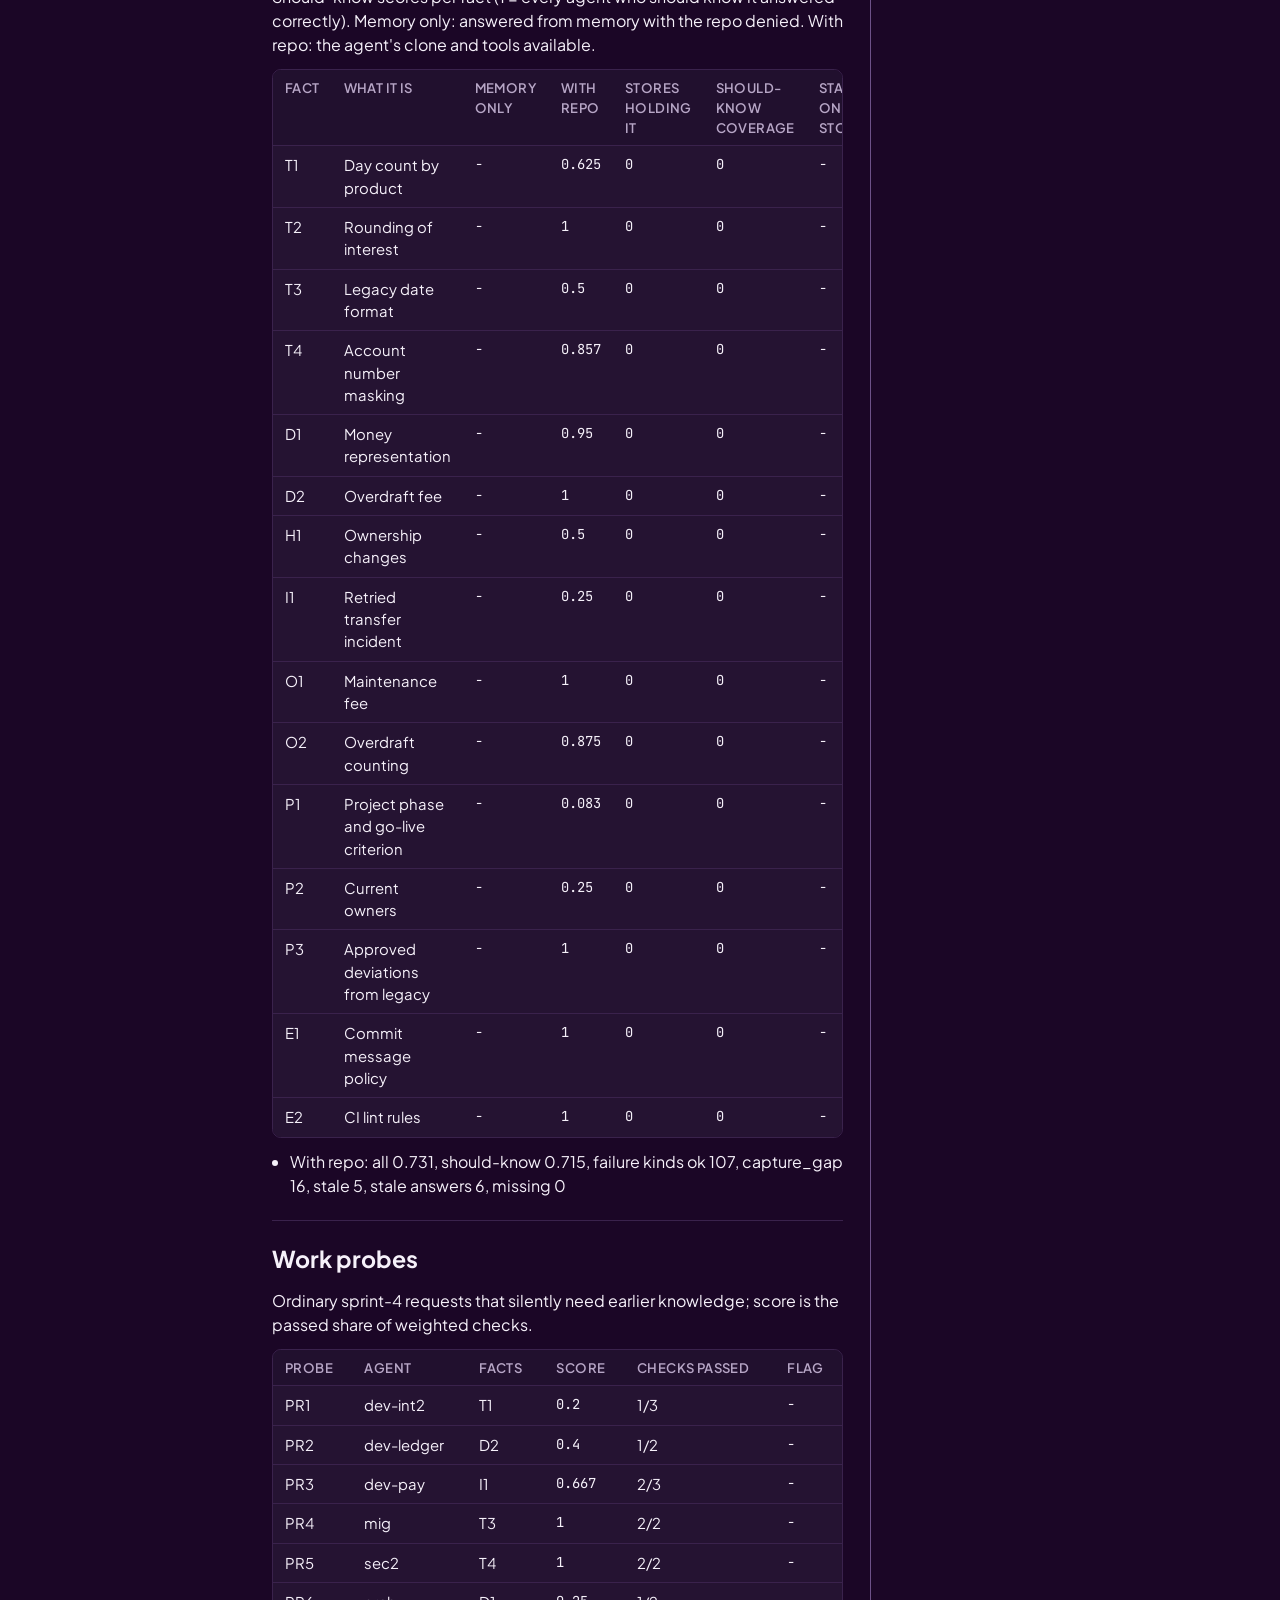
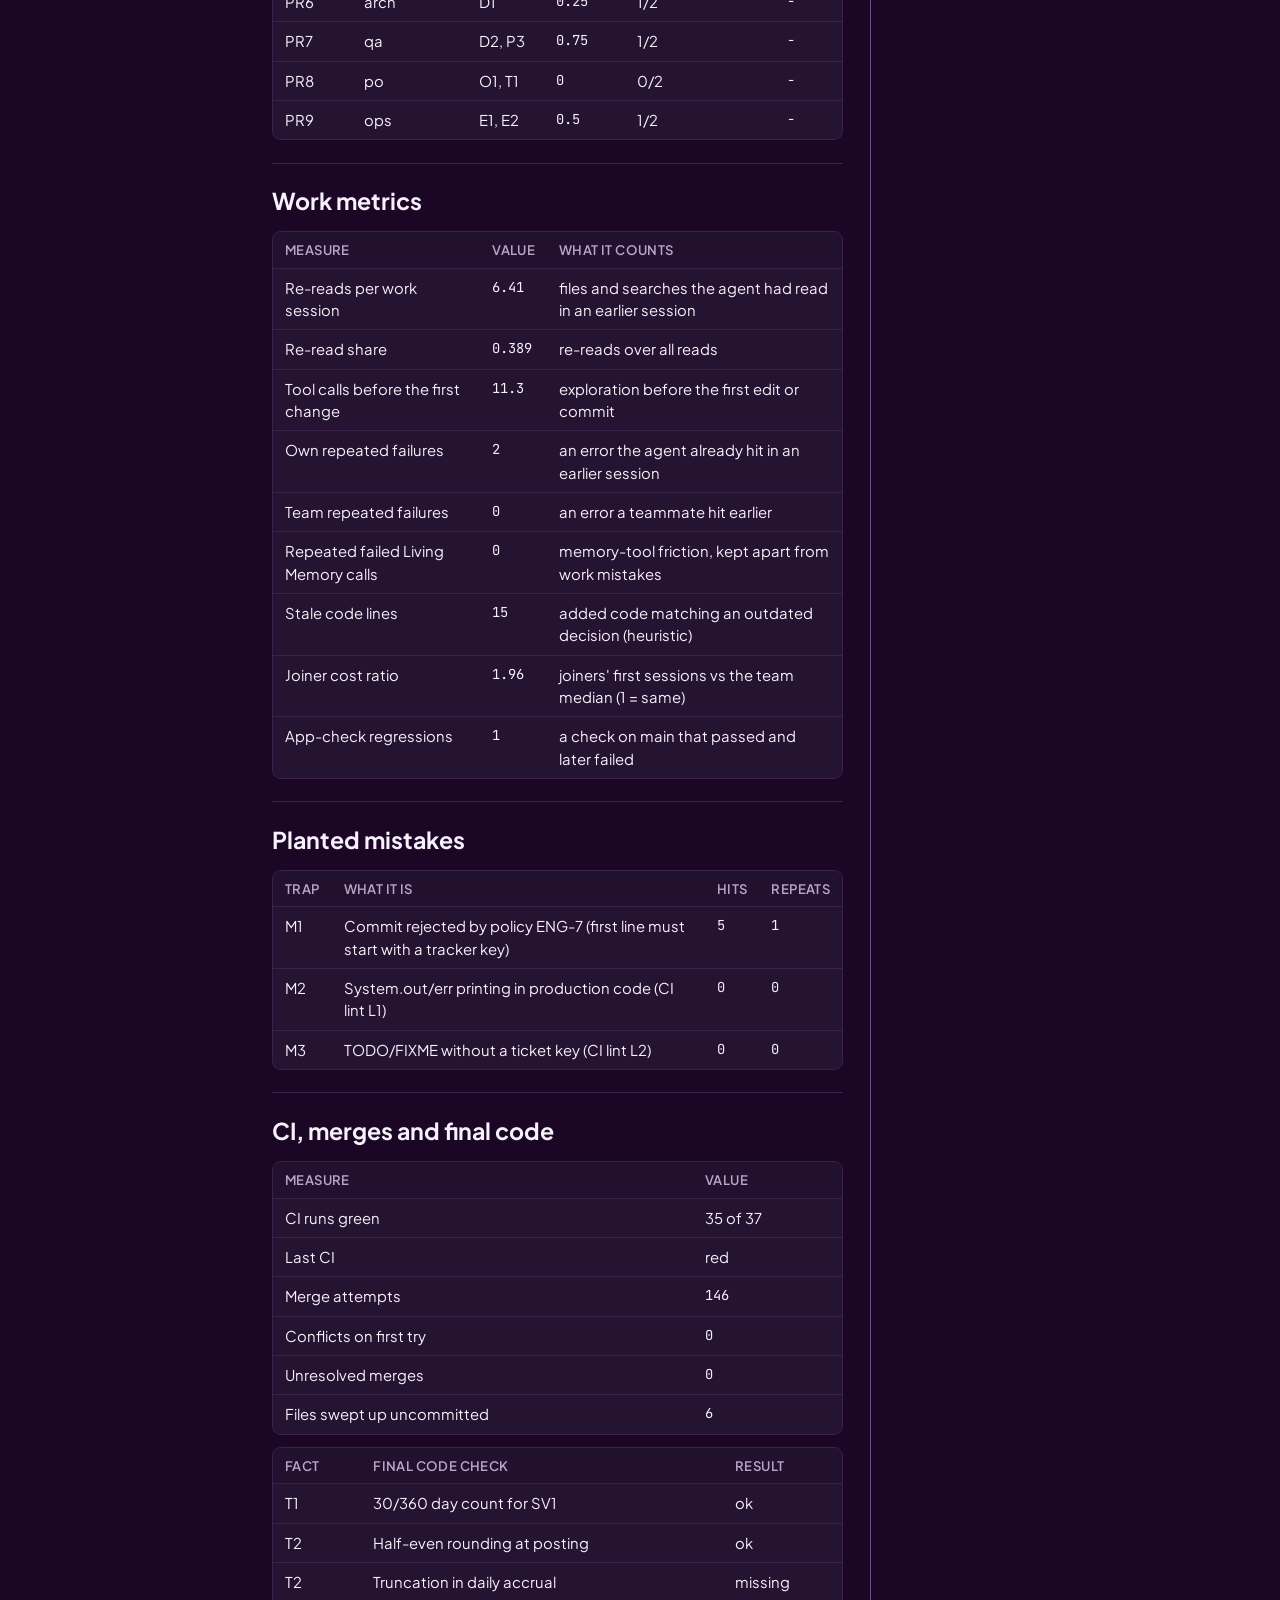
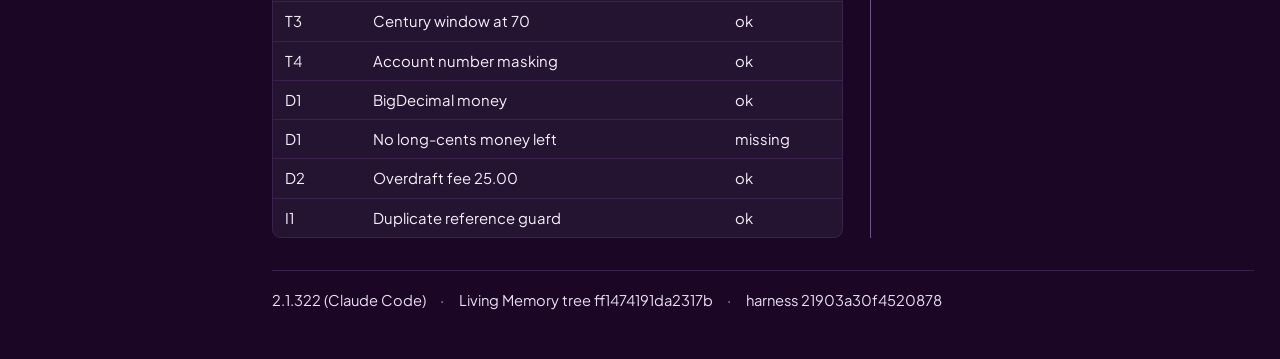
<file: docs/runs/bank-cobol-springboot-v2-20261111-120632-A0-s1.html>
<!doctype html>
<html lang="en">
<head>
<meta charset="utf-8">
<meta name="viewport" content="width=device-width, initial-scale=1">
<title>v2 A0 seed 1 - ALM benchmark run log</title>
<link rel="preconnect" href="https://fonts.googleapis.com">
<link rel="preconnect" href="https://fonts.gstatic.com" crossorigin>
<link rel="stylesheet" href="https://fonts.googleapis.com/css2?family=JetBrains+Mono:wght@400;600&amp;family=Plus+Jakarta+Sans:wght@400;500;600;700&amp;display=swap">
<link rel="stylesheet" href="../album.css">
</head>
<body>
<div class="shell">
<aside class="sidebar">
<a class="brand-block" href="../index.html"><span class="brand-mark"><svg viewBox="0 0 24 24" width="34" height="34" fill="none" stroke="currentColor" stroke-width="1.8" stroke-linecap="round" stroke-linejoin="round" aria-hidden="true"><path d="M12 2 21 7v10l-9 5-9-5V7z"/><path d="m12 7 4.5 2.5v5L12 17l-4.5-2.5v-5z"/></svg></span><span><span class="brand-name">ALM Benchmark</span><span class="brand-sub">Run log</span></span></a>
<nav class="nav"><a class="nav-item" href="../index.html"><svg viewBox="0 0 24 24" width="20" height="20" fill="none" stroke="currentColor" stroke-width="1.8" stroke-linecap="round" stroke-linejoin="round" aria-hidden="true"><path d="M3 10.5 12 3l9 7.5V21h-6v-6H9v6H3z"/></svg><span>Album</span></a><a class="nav-item on" href="../index.html#runs-v2"><svg viewBox="0 0 24 24" width="20" height="20" fill="none" stroke="currentColor" stroke-width="1.8" stroke-linecap="round" stroke-linejoin="round" aria-hidden="true"><path d="M8 6h13M8 12h13M8 18h13M3 6h.01M3 12h.01M3 18h.01"/></svg><span>Runs</span></a><a class="nav-item" href="../analysis/v1.html"><svg viewBox="0 0 24 24" width="20" height="20" fill="none" stroke="currentColor" stroke-width="1.8" stroke-linecap="round" stroke-linejoin="round" aria-hidden="true"><path d="M3 3v18h18"/><path d="m7 15 4-4 3 3 5-6"/></svg><span>Analysis v1</span></a><a class="nav-item" href="../analysis/v2.html"><svg viewBox="0 0 24 24" width="20" height="20" fill="none" stroke="currentColor" stroke-width="1.8" stroke-linecap="round" stroke-linejoin="round" aria-hidden="true"><path d="M3 3v18h18"/><path d="m7 15 4-4 3 3 5-6"/></svg><span>Analysis v2</span></a><a class="nav-item" href="../living-memory-changes.html"><svg viewBox="0 0 24 24" width="20" height="20" fill="none" stroke="currentColor" stroke-width="1.8" stroke-linecap="round" stroke-linejoin="round" aria-hidden="true"><circle cx="6" cy="6" r="2.5"/><circle cx="6" cy="18" r="2.5"/><circle cx="18" cy="8" r="2.5"/><path d="M6 8.5v7M18 10.5c0 4-6 3-11.5 5.5"/></svg><span>Living Memory changes</span></a></nav>
<div class="sidebar-foot muted small">Generated by <code>sim.py docs</code></div>
</aside>
<div class="main">
<header class="topbar"><div class="crumbs"><a class="crumb" href="../index.html">Album</a><span class="crumb-sep">/</span><span class="crumb here">Runs</span><span class="crumb-sep">/</span><span class="crumb here">v2 A0 seed 1</span></div></header>
<main class="page">
<div class="page-head"><div class="page-title">
<div class="eyebrow">bank-cobol-springboot-v2 · 2026-11-11 18:06 UTC</div>
<h1>v2 A0 seed 1</h1>
<p class="page-sub">Run <code>bank-cobol-springboot-v2-20261111-120632-A0-s1</code></p>
<div class="page-meta"><span class="status-chip arm-a0">A0 memory off</span><span class="status-chip ">bank-cobol-springboot-v2</span><span class="status-chip succeeded">finished</span></div>
</div></div>
<div class="split"><div class="split-main"><section class="section"><div class="section-head"><h2>Headline</h2></div><div class="tiles"><div class="tile"><div class="tile-label">Probe score</div><div class="tile-value">0.53</div><div class="tile-sub">9 probes</div></div><div class="tile"><div class="tile-label">Quiz with repo</div><div class="tile-value">0.715</div><div class="tile-sub">should-know</div></div><div class="tile"><div class="tile-label">Quiz memory only</div><div class="tile-value">-</div><div class="tile-sub">should-know</div></div><div class="tile"><div class="tile-label">Work cost</div><div class="tile-value">$13.73</div><div class="tile-sub">$0.097 per session</div></div><div class="tile"><div class="tile-label">Sessions</div><div class="tile-value">193</div><div class="tile-sub">142 work</div></div></div></section>
<section class="section"><div class="section-head"><h2>Log entry</h2></div><div class="prose"><p>The first run of scenario v2, the realistic rewrite: short prompts in the engineer's voice, a tracker, wiki and Slack outside the repo with business colleagues played by Haiku, natural traps (a commit-message hook and CI-only lint rules), facts that change twice, 3 working days per sprint, and 9 work probes in sprint 4.</p>
<p>This arm had no memory at all. It ran in parallel with A1 (started 20 seconds apart), on the same scenario files and harness. CI went red twice during the run and was red at the end.</p>
<p>It has the highest probe mean of seed 1, but with one run per arm a single probe flipping moves the mean by about 0.11, so that ordering is not evidence. See the <a href="../analysis/v2.html">scenario v2 analysis</a>.</p></div></section>
<section class="section"><div class="section-head"><h2>Cost</h2></div><div class="table-wrap"><table><thead><tr><th>Who spent it</th><th>Dollars</th></tr></thead><tbody><tr><td class="">Work sessions (team, merge resolves)</td><td class="num">$13.73</td></tr><tr><td class="">Simulated colleagues (chat)</td><td class="num">$0.01</td></tr><tr><td class="">Harness (quizzes, grading, probe judging)</td><td class="num">$3.06</td></tr><tr><td class="">Run total</td><td class="num">$16.80</td></tr><tr><td class="">Sessions without a recorded cost</td><td class="num">0</td></tr></tbody></table></div></section>
<section class="section"><div class="section-head"><h2>Efficiency per session</h2></div><div class="table-wrap"><table><thead><tr><th>Kind</th><th>Sessions</th><th>$/session</th><th>Turns</th><th>Tool calls</th><th>Seconds</th><th>Cache-read tokens</th><th>Output tokens</th></tr></thead><tbody><tr><td class="">work</td><td class="num">142</td><td class="num">$0.097</td><td class="num">16.7</td><td class="num">16.1</td><td class="num">131.2</td><td class="num">701,612</td><td class="num">12,912</td></tr><tr><td class="">quiz repo</td><td class="num">14</td><td class="num">$0.101</td><td class="num">15.5</td><td class="num">14.5</td><td class="num">77.2</td><td class="num">519,080</td><td class="num">15,574</td></tr></tbody></table></div></section>
<section class="section"><div class="section-head"><h2>Quizzes</h2></div><p>Should-know scores per fact (1 = every agent who should know it answered correctly). Memory only: answered from memory with the repo denied. With repo: the agent's clone and tools available.</p>
<div class="table-wrap"><table><thead><tr><th>Fact</th><th>What it is</th><th>Memory only</th><th>With repo</th><th>Stores holding it</th><th>Should-know coverage</th><th>Stale-only stores</th></tr></thead><tbody><tr><td class="">T1</td><td class="">Day count by product</td><td class="num">-</td><td class="num">0.625</td><td class="num">0</td><td class="num">0</td><td class="num">-</td></tr><tr><td class="">T2</td><td class="">Rounding of interest</td><td class="num">-</td><td class="num">1</td><td class="num">0</td><td class="num">0</td><td class="num">-</td></tr><tr><td class="">T3</td><td class="">Legacy date format</td><td class="num">-</td><td class="num">0.5</td><td class="num">0</td><td class="num">0</td><td class="num">-</td></tr><tr><td class="">T4</td><td class="">Account number masking</td><td class="num">-</td><td class="num">0.857</td><td class="num">0</td><td class="num">0</td><td class="num">-</td></tr><tr><td class="">D1</td><td class="">Money representation</td><td class="num">-</td><td class="num">0.95</td><td class="num">0</td><td class="num">0</td><td class="num">-</td></tr><tr><td class="">D2</td><td class="">Overdraft fee</td><td class="num">-</td><td class="num">1</td><td class="num">0</td><td class="num">0</td><td class="num">-</td></tr><tr><td class="">H1</td><td class="">Ownership changes</td><td class="num">-</td><td class="num">0.5</td><td class="num">0</td><td class="num">0</td><td class="num">-</td></tr><tr><td class="">I1</td><td class="">Retried transfer incident</td><td class="num">-</td><td class="num">0.25</td><td class="num">0</td><td class="num">0</td><td class="num">-</td></tr><tr><td class="">O1</td><td class="">Maintenance fee</td><td class="num">-</td><td class="num">1</td><td class="num">0</td><td class="num">0</td><td class="num">-</td></tr><tr><td class="">O2</td><td class="">Overdraft counting</td><td class="num">-</td><td class="num">0.875</td><td class="num">0</td><td class="num">0</td><td class="num">-</td></tr><tr><td class="">P1</td><td class="">Project phase and go-live criterion</td><td class="num">-</td><td class="num">0.083</td><td class="num">0</td><td class="num">0</td><td class="num">-</td></tr><tr><td class="">P2</td><td class="">Current owners</td><td class="num">-</td><td class="num">0.25</td><td class="num">0</td><td class="num">0</td><td class="num">-</td></tr><tr><td class="">P3</td><td class="">Approved deviations from legacy</td><td class="num">-</td><td class="num">1</td><td class="num">0</td><td class="num">0</td><td class="num">-</td></tr><tr><td class="">E1</td><td class="">Commit message policy</td><td class="num">-</td><td class="num">1</td><td class="num">0</td><td class="num">0</td><td class="num">-</td></tr><tr><td class="">E2</td><td class="">CI lint rules</td><td class="num">-</td><td class="num">1</td><td class="num">0</td><td class="num">0</td><td class="num">-</td></tr></tbody></table></div>
<ul class="plain"><li>With repo: all 0.731, should-know 0.715, failure kinds ok 107, capture_gap 16, stale 5, stale answers 6, missing 0</li></ul></section>
<section class="section"><div class="section-head"><h2>Work probes</h2></div><p>Ordinary sprint-4 requests that silently need earlier knowledge; score is the passed share of weighted checks.</p>
<div class="table-wrap"><table><thead><tr><th>Probe</th><th>Agent</th><th>Facts</th><th>Score</th><th>Checks passed</th><th>Flag</th></tr></thead><tbody><tr><td class="">PR1</td><td class="">dev-int2</td><td class="">T1</td><td class="num">0.2</td><td class="">1/3</td><td class="num">-</td></tr><tr><td class="">PR2</td><td class="">dev-ledger</td><td class="">D2</td><td class="num">0.4</td><td class="">1/2</td><td class="num">-</td></tr><tr><td class="">PR3</td><td class="">dev-pay</td><td class="">I1</td><td class="num">0.667</td><td class="">2/3</td><td class="num">-</td></tr><tr><td class="">PR4</td><td class="">mig</td><td class="">T3</td><td class="num">1</td><td class="">2/2</td><td class="num">-</td></tr><tr><td class="">PR5</td><td class="">sec2</td><td class="">T4</td><td class="num">1</td><td class="">2/2</td><td class="num">-</td></tr><tr><td class="">PR6</td><td class="">arch</td><td class="">D1</td><td class="num">0.25</td><td class="">1/2</td><td class="num">-</td></tr><tr><td class="">PR7</td><td class="">qa</td><td class="">D2, P3</td><td class="num">0.75</td><td class="">1/2</td><td class="num">-</td></tr><tr><td class="">PR8</td><td class="">po</td><td class="">O1, T1</td><td class="num">0</td><td class="">0/2</td><td class="num">-</td></tr><tr><td class="">PR9</td><td class="">ops</td><td class="">E1, E2</td><td class="num">0.5</td><td class="">1/2</td><td class="num">-</td></tr></tbody></table></div></section>
<section class="section"><div class="section-head"><h2>Work metrics</h2></div><div class="table-wrap"><table><thead><tr><th>Measure</th><th>Value</th><th>What it counts</th></tr></thead><tbody><tr><td class="">Re-reads per work session</td><td class="num">6.41</td><td class="">files and searches the agent had read in an earlier session</td></tr><tr><td class="">Re-read share</td><td class="num">0.389</td><td class="">re-reads over all reads</td></tr><tr><td class="">Tool calls before the first change</td><td class="num">11.3</td><td class="">exploration before the first edit or commit</td></tr><tr><td class="">Own repeated failures</td><td class="num">2</td><td class="">an error the agent already hit in an earlier session</td></tr><tr><td class="">Team repeated failures</td><td class="num">0</td><td class="">an error a teammate hit earlier</td></tr><tr><td class="">Repeated failed Living Memory calls</td><td class="num">0</td><td class="">memory-tool friction, kept apart from work mistakes</td></tr><tr><td class="">Stale code lines</td><td class="num">15</td><td class="">added code matching an outdated decision (heuristic)</td></tr><tr><td class="">Joiner cost ratio</td><td class="num">1.96</td><td class="">joiners' first sessions vs the team median (1 = same)</td></tr><tr><td class="">App-check regressions</td><td class="num">1</td><td class="">a check on main that passed and later failed</td></tr></tbody></table></div></section>
<section class="section"><div class="section-head"><h2>Planted mistakes</h2></div><div class="table-wrap"><table><thead><tr><th>Trap</th><th>What it is</th><th>Hits</th><th>Repeats</th></tr></thead><tbody><tr><td class="">M1</td><td class="">Commit rejected by policy ENG-7 (first line must start with a tracker key)</td><td class="num">5</td><td class="num">1</td></tr><tr><td class="">M2</td><td class="">System.out/err printing in production code (CI lint L1)</td><td class="num">0</td><td class="num">0</td></tr><tr><td class="">M3</td><td class="">TODO/FIXME without a ticket key (CI lint L2)</td><td class="num">0</td><td class="num">0</td></tr></tbody></table></div></section>
<section class="section"><div class="section-head"><h2>CI, merges and final code</h2></div><div class="table-wrap"><table><thead><tr><th>Measure</th><th>Value</th></tr></thead><tbody><tr><td class="">CI runs green</td><td class="">35 of 37</td></tr><tr><td class="">Last CI</td><td class="">red</td></tr><tr><td class="">Merge attempts</td><td class="num">146</td></tr><tr><td class="">Conflicts on first try</td><td class="num">0</td></tr><tr><td class="">Unresolved merges</td><td class="num">0</td></tr><tr><td class="">Files swept up uncommitted</td><td class="num">6</td></tr></tbody></table></div>
<div class="table-wrap"><table><thead><tr><th>Fact</th><th>Final code check</th><th>Result</th></tr></thead><tbody><tr><td class="">T1</td><td class="">30/360 day count for SV1</td><td class="">ok</td></tr><tr><td class="">T2</td><td class="">Half-even rounding at posting</td><td class="">ok</td></tr><tr><td class="">T2</td><td class="">Truncation in daily accrual</td><td class="">missing</td></tr><tr><td class="">T3</td><td class="">Century window at 70</td><td class="">ok</td></tr><tr><td class="">T4</td><td class="">Account number masking</td><td class="">ok</td></tr><tr><td class="">D1</td><td class="">BigDecimal money</td><td class="">ok</td></tr><tr><td class="">D1</td><td class="">No long-cents money left</td><td class="">missing</td></tr><tr><td class="">D2</td><td class="">Overdraft fee 25.00</td><td class="">ok</td></tr><tr><td class="">I1</td><td class="">Duplicate reference guard</td><td class="">ok</td></tr></tbody></table></div></section></div><aside class="split-rail"><section class="section"><div class="section-head"><h2>Run facts</h2></div><dl class="kv"><dt>Scenario</dt><dd><code>bank-cobol-springboot-v2</code> (v2)</dd><dt>Arm</dt><dd>A0: memory off</dd><dt>Label</dt><dd>A0-s1</dd><dt>Semantic search</dt><dd>no</dd><dt>Started</dt><dd>2026-11-11 18:06 UTC</dd><dt>Finished</dt><dd>2026-11-11 21:20 UTC</dd><dt>Duration</dt><dd>3 h 13 min</dd><dt>Claude Code</dt><dd>2.1.322</dd><dt>Living Memory tree</dt><dd><code>ff1474191da2317b</code></dd><dt>Harness</dt><dd><code>21903a30f4520878</code></dd><dt>Scenario files</dt><dd><code>ff6e1052a34acc60</code></dd></dl></section>
<section class="section"><div class="section-head"><h2>Living Memory before this run</h2></div><ul class="plain"><li>No merges since the previous run</li><li>Living Memory was installed but switched off in this arm.</li></ul></section>
<section class="section"><div class="section-head"><h2>Compare</h2></div><a class="arrow-row" href="../analysis/v2.html"><span class="row-icon"><svg viewBox="0 0 24 24" width="20" height="20" fill="none" stroke="currentColor" stroke-width="1.8" stroke-linecap="round" stroke-linejoin="round" aria-hidden="true"><path d="M3 3v18h18"/><path d="m7 15 4-4 3 3 5-6"/></svg></span><span class="row-label"><span class="row-title">Scenario v2 analysis</span></span><span class="row-arrow"><svg viewBox="0 0 24 24" width="18" height="18" fill="none" stroke="currentColor" stroke-width="1.8" stroke-linecap="round" stroke-linejoin="round" aria-hidden="true"><path d="M5 12h14M13 6l6 6-6 6"/></svg></span></a><a class="arrow-row" href="../runs/bank-cobol-springboot-20261111-093450-memoff.html"><span class="row-icon"><svg viewBox="0 0 24 24" width="20" height="20" fill="none" stroke="currentColor" stroke-width="1.8" stroke-linecap="round" stroke-linejoin="round" aria-hidden="true"><circle cx="12" cy="12" r="9"/><path d="m10 8 6 4-6 4z"/></svg></span><span class="row-label"><span class="row-title">Previous run: v1 A0</span></span><span class="row-arrow"><svg viewBox="0 0 24 24" width="18" height="18" fill="none" stroke="currentColor" stroke-width="1.8" stroke-linecap="round" stroke-linejoin="round" aria-hidden="true"><path d="M5 12h14M13 6l6 6-6 6"/></svg></span></a></section></aside></div>
<footer class="status-strip"><span>2.1.322 (Claude Code)</span><span>Living Memory tree ff1474191da2317b</span><span>harness 21903a30f4520878</span></footer>
</main>
</div>
</div>
</body>
</html>
</file>
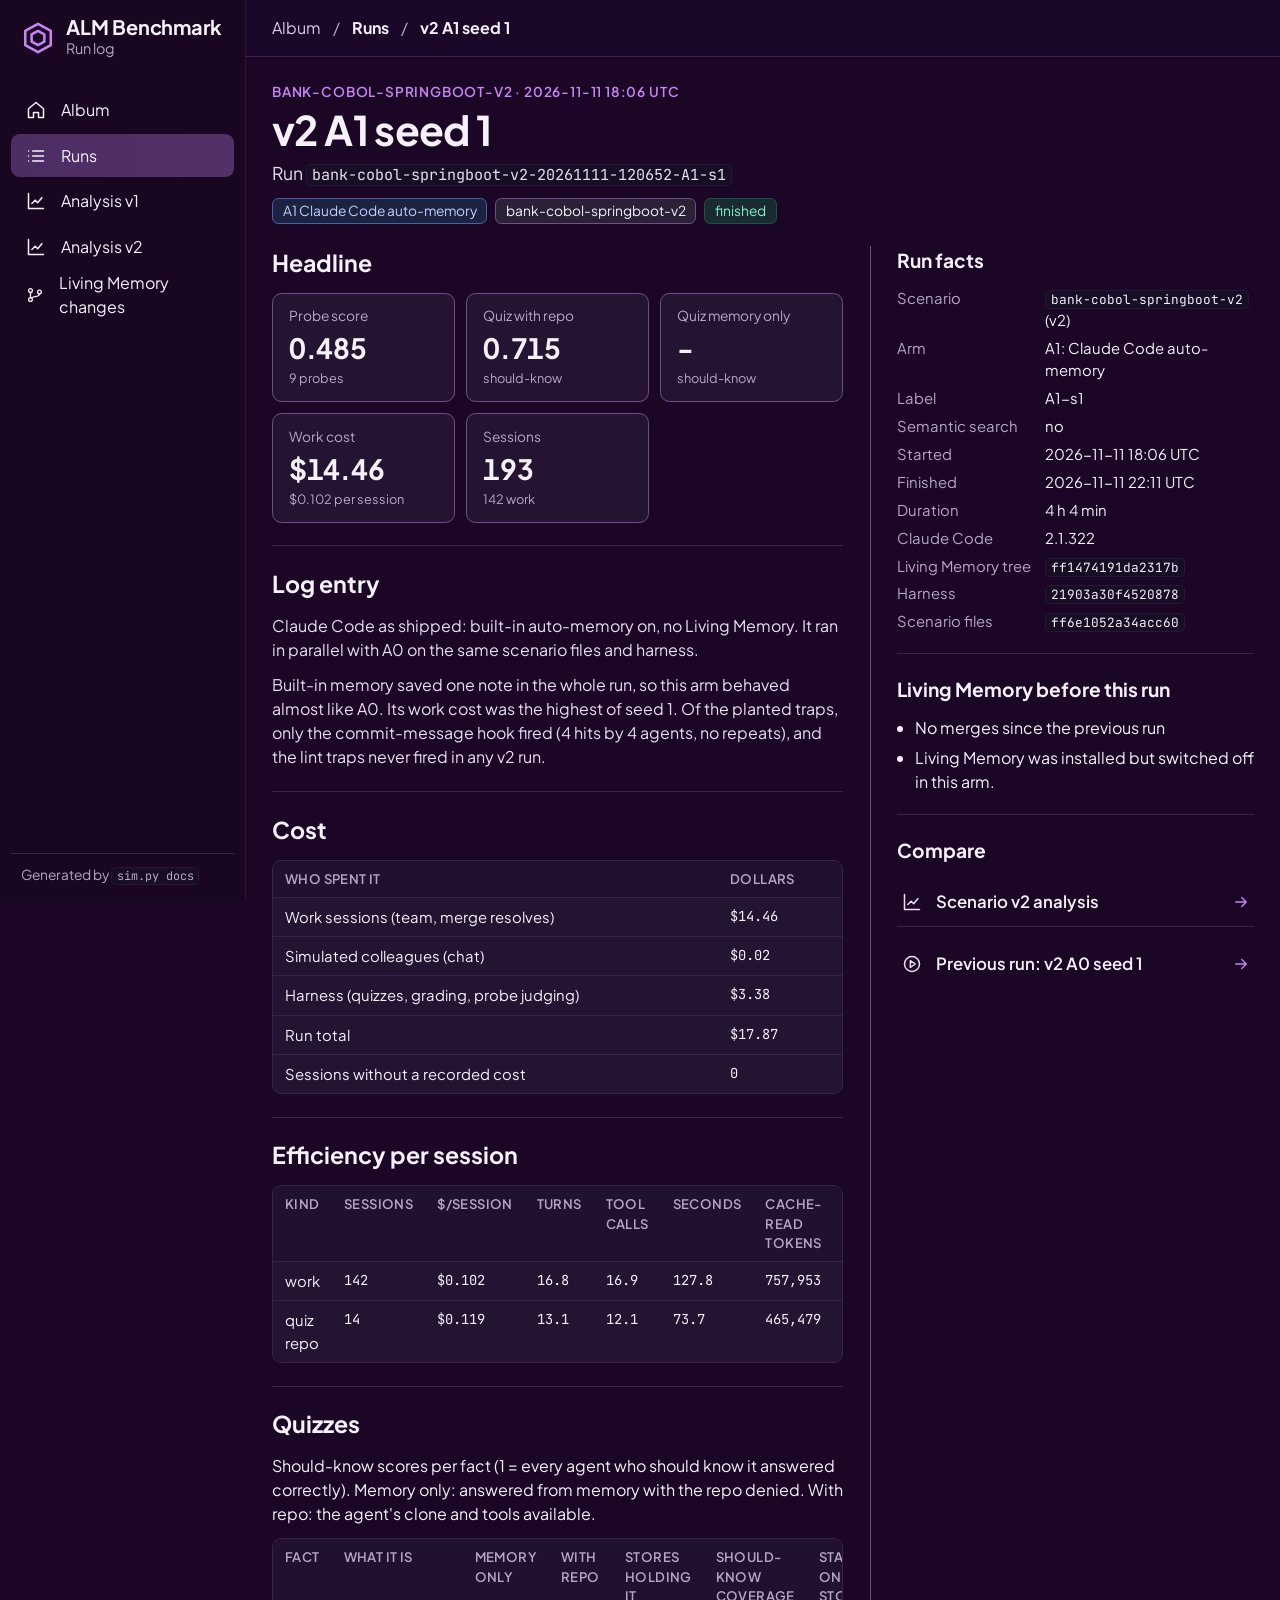
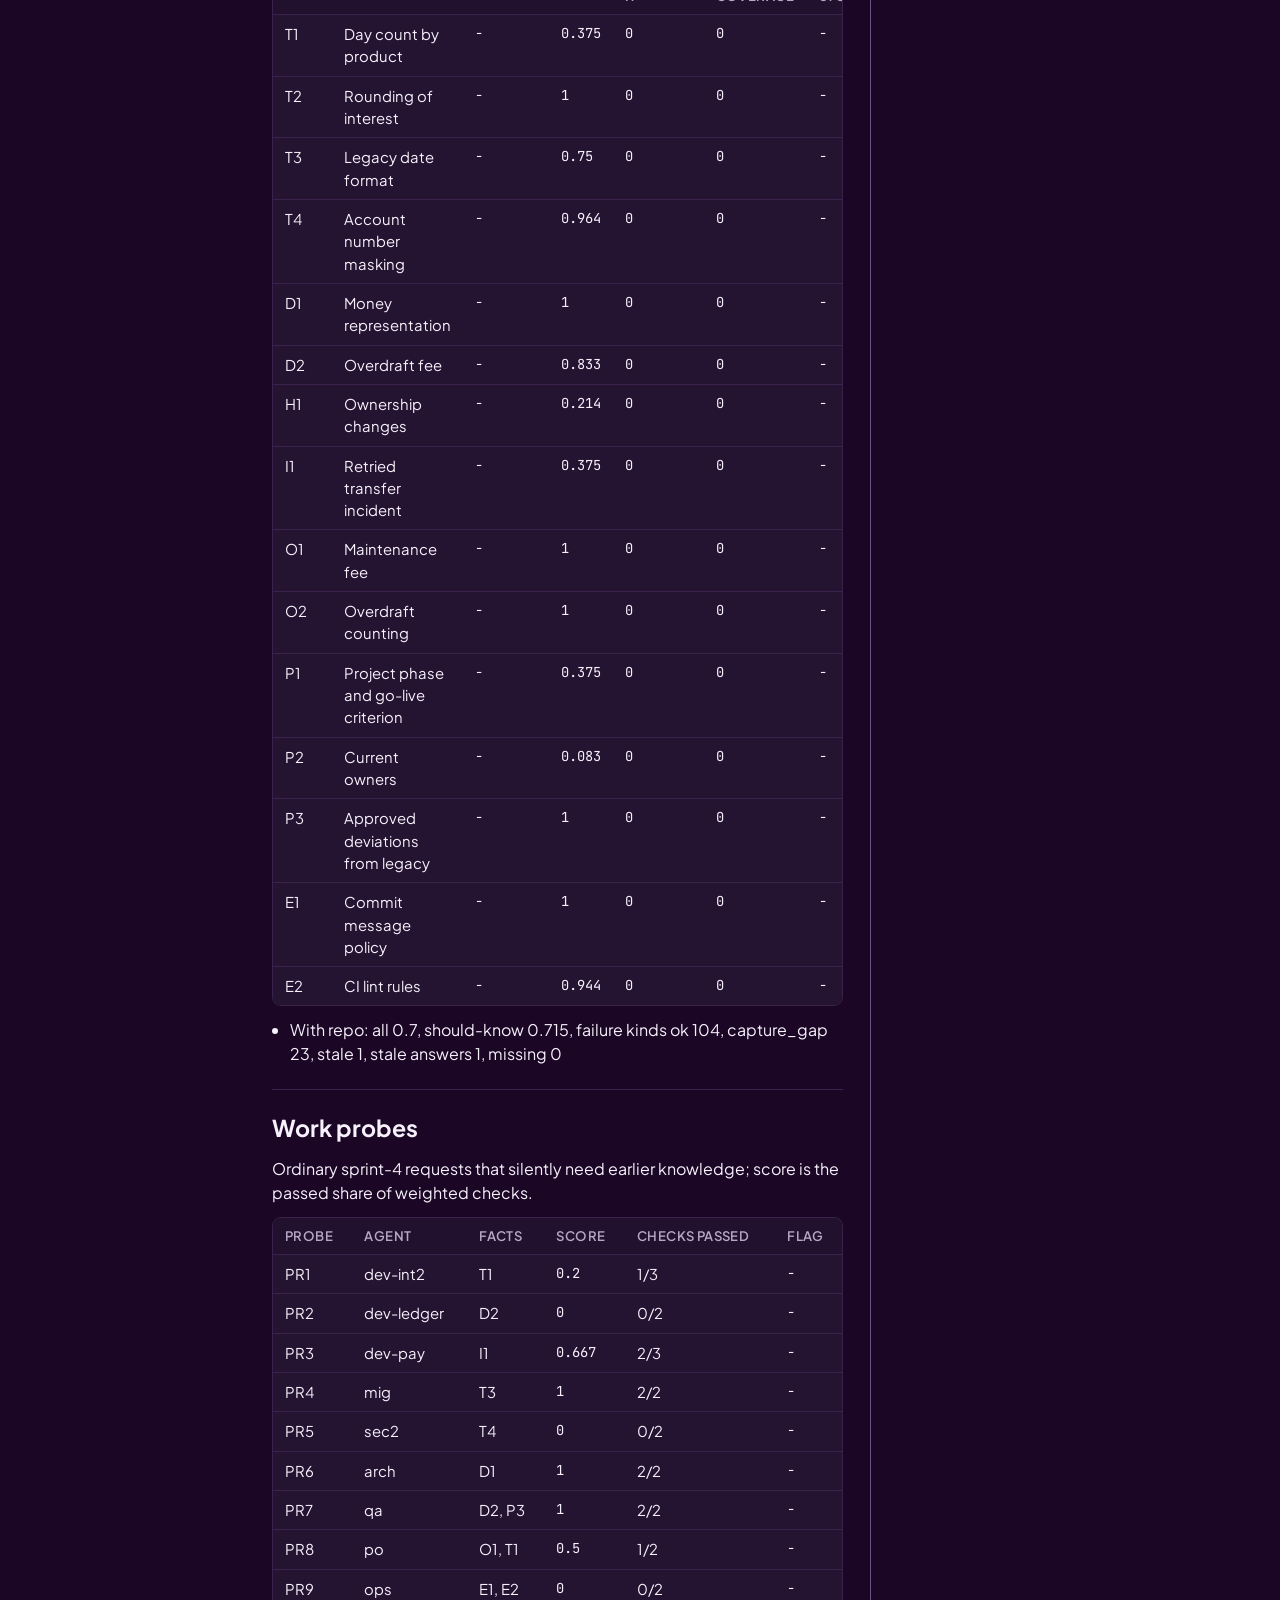
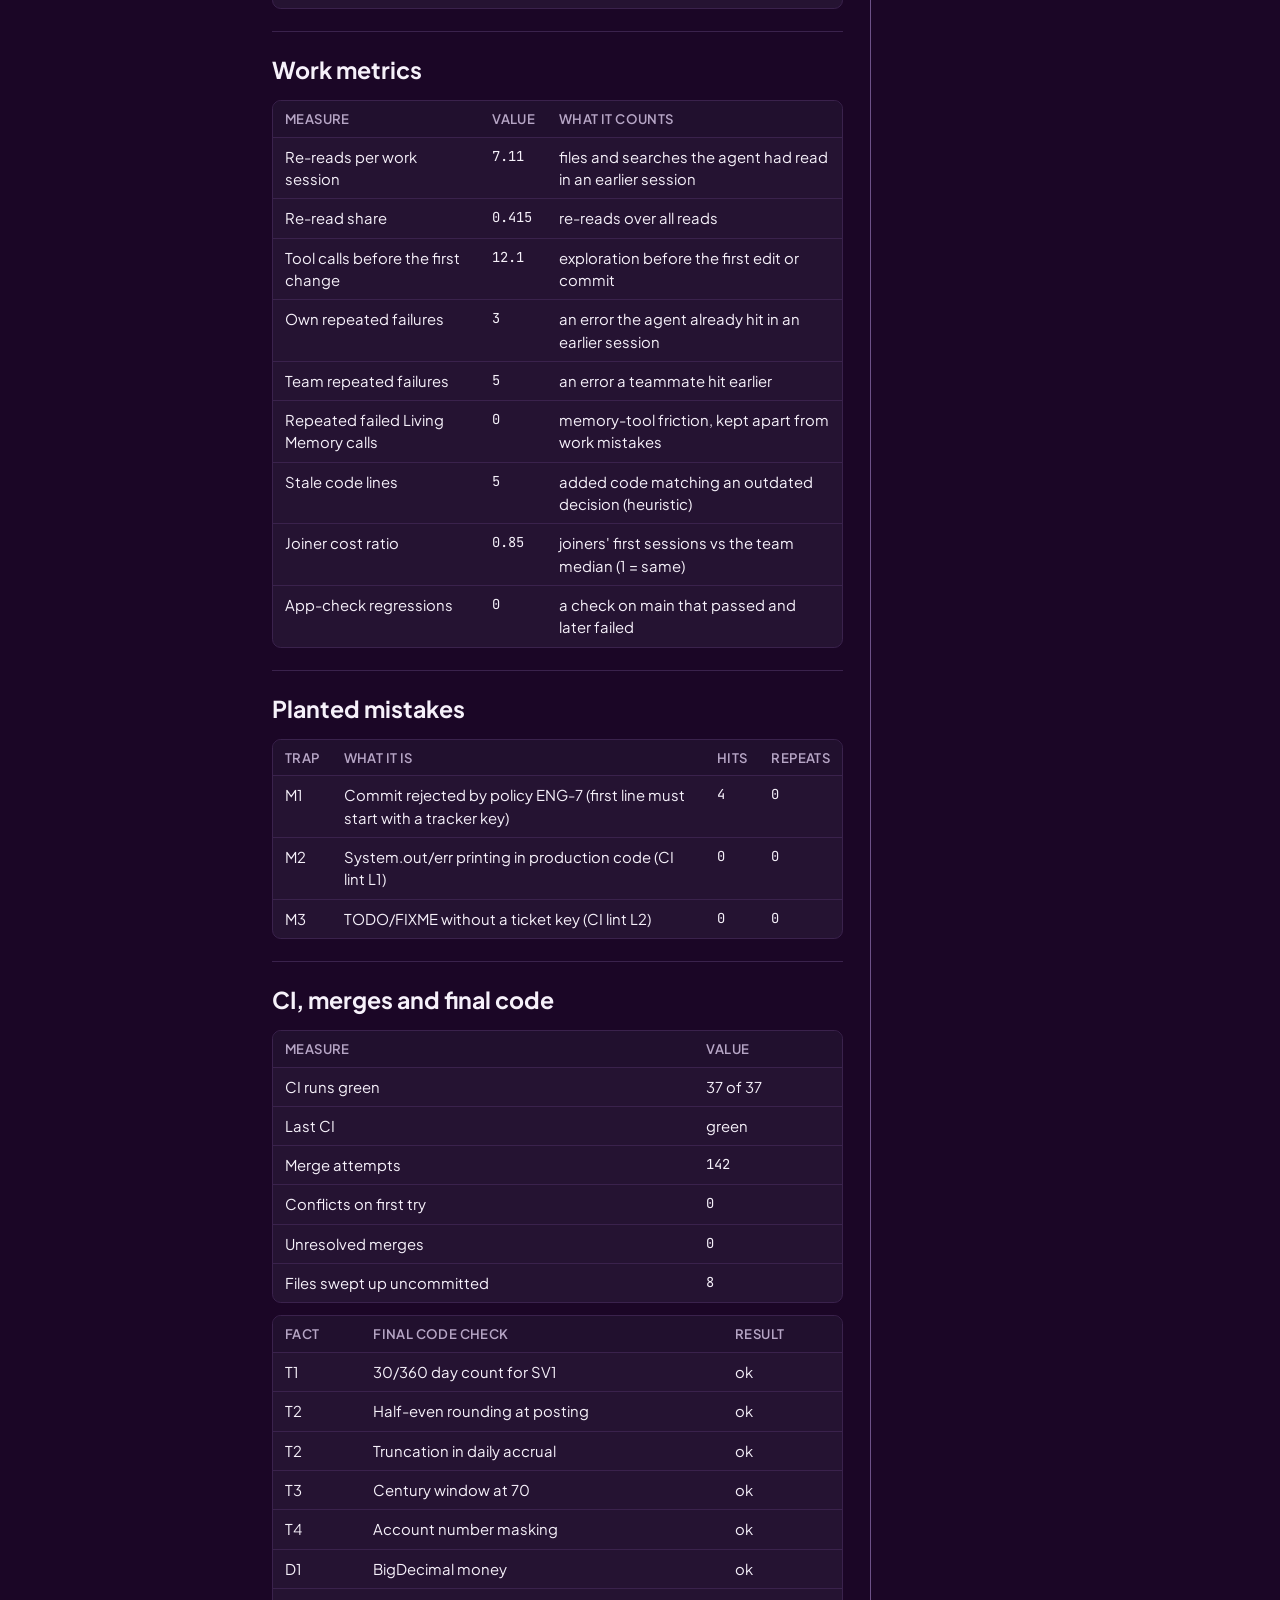
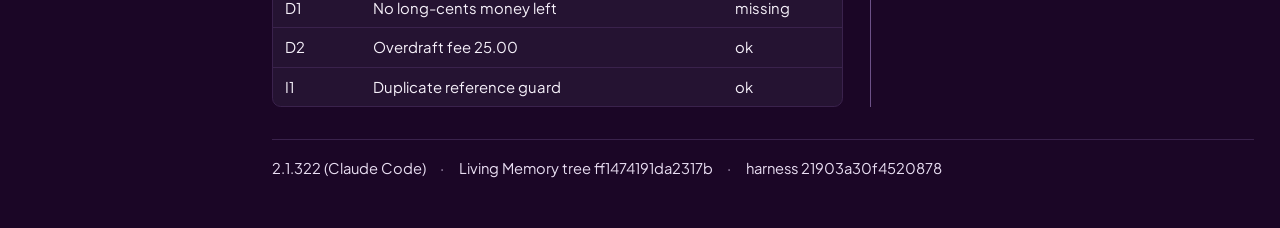
<file: docs/runs/bank-cobol-springboot-v2-20261111-120652-A1-s1.html>
<!doctype html>
<html lang="en">
<head>
<meta charset="utf-8">
<meta name="viewport" content="width=device-width, initial-scale=1">
<title>v2 A1 seed 1 - ALM benchmark run log</title>
<link rel="preconnect" href="https://fonts.googleapis.com">
<link rel="preconnect" href="https://fonts.gstatic.com" crossorigin>
<link rel="stylesheet" href="https://fonts.googleapis.com/css2?family=JetBrains+Mono:wght@400;600&amp;family=Plus+Jakarta+Sans:wght@400;500;600;700&amp;display=swap">
<link rel="stylesheet" href="../album.css">
</head>
<body>
<div class="shell">
<aside class="sidebar">
<a class="brand-block" href="../index.html"><span class="brand-mark"><svg viewBox="0 0 24 24" width="34" height="34" fill="none" stroke="currentColor" stroke-width="1.8" stroke-linecap="round" stroke-linejoin="round" aria-hidden="true"><path d="M12 2 21 7v10l-9 5-9-5V7z"/><path d="m12 7 4.5 2.5v5L12 17l-4.5-2.5v-5z"/></svg></span><span><span class="brand-name">ALM Benchmark</span><span class="brand-sub">Run log</span></span></a>
<nav class="nav"><a class="nav-item" href="../index.html"><svg viewBox="0 0 24 24" width="20" height="20" fill="none" stroke="currentColor" stroke-width="1.8" stroke-linecap="round" stroke-linejoin="round" aria-hidden="true"><path d="M3 10.5 12 3l9 7.5V21h-6v-6H9v6H3z"/></svg><span>Album</span></a><a class="nav-item on" href="../index.html#runs-v2"><svg viewBox="0 0 24 24" width="20" height="20" fill="none" stroke="currentColor" stroke-width="1.8" stroke-linecap="round" stroke-linejoin="round" aria-hidden="true"><path d="M8 6h13M8 12h13M8 18h13M3 6h.01M3 12h.01M3 18h.01"/></svg><span>Runs</span></a><a class="nav-item" href="../analysis/v1.html"><svg viewBox="0 0 24 24" width="20" height="20" fill="none" stroke="currentColor" stroke-width="1.8" stroke-linecap="round" stroke-linejoin="round" aria-hidden="true"><path d="M3 3v18h18"/><path d="m7 15 4-4 3 3 5-6"/></svg><span>Analysis v1</span></a><a class="nav-item" href="../analysis/v2.html"><svg viewBox="0 0 24 24" width="20" height="20" fill="none" stroke="currentColor" stroke-width="1.8" stroke-linecap="round" stroke-linejoin="round" aria-hidden="true"><path d="M3 3v18h18"/><path d="m7 15 4-4 3 3 5-6"/></svg><span>Analysis v2</span></a><a class="nav-item" href="../living-memory-changes.html"><svg viewBox="0 0 24 24" width="20" height="20" fill="none" stroke="currentColor" stroke-width="1.8" stroke-linecap="round" stroke-linejoin="round" aria-hidden="true"><circle cx="6" cy="6" r="2.5"/><circle cx="6" cy="18" r="2.5"/><circle cx="18" cy="8" r="2.5"/><path d="M6 8.5v7M18 10.5c0 4-6 3-11.5 5.5"/></svg><span>Living Memory changes</span></a></nav>
<div class="sidebar-foot muted small">Generated by <code>sim.py docs</code></div>
</aside>
<div class="main">
<header class="topbar"><div class="crumbs"><a class="crumb" href="../index.html">Album</a><span class="crumb-sep">/</span><span class="crumb here">Runs</span><span class="crumb-sep">/</span><span class="crumb here">v2 A1 seed 1</span></div></header>
<main class="page">
<div class="page-head"><div class="page-title">
<div class="eyebrow">bank-cobol-springboot-v2 · 2026-11-11 18:06 UTC</div>
<h1>v2 A1 seed 1</h1>
<p class="page-sub">Run <code>bank-cobol-springboot-v2-20261111-120652-A1-s1</code></p>
<div class="page-meta"><span class="status-chip arm-a1">A1 Claude Code auto-memory</span><span class="status-chip ">bank-cobol-springboot-v2</span><span class="status-chip succeeded">finished</span></div>
</div></div>
<div class="split"><div class="split-main"><section class="section"><div class="section-head"><h2>Headline</h2></div><div class="tiles"><div class="tile"><div class="tile-label">Probe score</div><div class="tile-value">0.485</div><div class="tile-sub">9 probes</div></div><div class="tile"><div class="tile-label">Quiz with repo</div><div class="tile-value">0.715</div><div class="tile-sub">should-know</div></div><div class="tile"><div class="tile-label">Quiz memory only</div><div class="tile-value">-</div><div class="tile-sub">should-know</div></div><div class="tile"><div class="tile-label">Work cost</div><div class="tile-value">$14.46</div><div class="tile-sub">$0.102 per session</div></div><div class="tile"><div class="tile-label">Sessions</div><div class="tile-value">193</div><div class="tile-sub">142 work</div></div></div></section>
<section class="section"><div class="section-head"><h2>Log entry</h2></div><div class="prose"><p>Claude Code as shipped: built-in auto-memory on, no Living Memory. It ran in parallel with A0 on the same scenario files and harness.</p>
<p>Built-in memory saved one note in the whole run, so this arm behaved almost like A0. Its work cost was the highest of seed 1. Of the planted traps, only the commit-message hook fired (4 hits by 4 agents, no repeats), and the lint traps never fired in any v2 run.</p></div></section>
<section class="section"><div class="section-head"><h2>Cost</h2></div><div class="table-wrap"><table><thead><tr><th>Who spent it</th><th>Dollars</th></tr></thead><tbody><tr><td class="">Work sessions (team, merge resolves)</td><td class="num">$14.46</td></tr><tr><td class="">Simulated colleagues (chat)</td><td class="num">$0.02</td></tr><tr><td class="">Harness (quizzes, grading, probe judging)</td><td class="num">$3.38</td></tr><tr><td class="">Run total</td><td class="num">$17.87</td></tr><tr><td class="">Sessions without a recorded cost</td><td class="num">0</td></tr></tbody></table></div></section>
<section class="section"><div class="section-head"><h2>Efficiency per session</h2></div><div class="table-wrap"><table><thead><tr><th>Kind</th><th>Sessions</th><th>$/session</th><th>Turns</th><th>Tool calls</th><th>Seconds</th><th>Cache-read tokens</th><th>Output tokens</th></tr></thead><tbody><tr><td class="">work</td><td class="num">142</td><td class="num">$0.102</td><td class="num">16.8</td><td class="num">16.9</td><td class="num">127.8</td><td class="num">757,953</td><td class="num">13,550</td></tr><tr><td class="">quiz repo</td><td class="num">14</td><td class="num">$0.119</td><td class="num">13.1</td><td class="num">12.1</td><td class="num">73.7</td><td class="num">465,479</td><td class="num">14,608</td></tr></tbody></table></div></section>
<section class="section"><div class="section-head"><h2>Quizzes</h2></div><p>Should-know scores per fact (1 = every agent who should know it answered correctly). Memory only: answered from memory with the repo denied. With repo: the agent's clone and tools available.</p>
<div class="table-wrap"><table><thead><tr><th>Fact</th><th>What it is</th><th>Memory only</th><th>With repo</th><th>Stores holding it</th><th>Should-know coverage</th><th>Stale-only stores</th></tr></thead><tbody><tr><td class="">T1</td><td class="">Day count by product</td><td class="num">-</td><td class="num">0.375</td><td class="num">0</td><td class="num">0</td><td class="num">-</td></tr><tr><td class="">T2</td><td class="">Rounding of interest</td><td class="num">-</td><td class="num">1</td><td class="num">0</td><td class="num">0</td><td class="num">-</td></tr><tr><td class="">T3</td><td class="">Legacy date format</td><td class="num">-</td><td class="num">0.75</td><td class="num">0</td><td class="num">0</td><td class="num">-</td></tr><tr><td class="">T4</td><td class="">Account number masking</td><td class="num">-</td><td class="num">0.964</td><td class="num">0</td><td class="num">0</td><td class="num">-</td></tr><tr><td class="">D1</td><td class="">Money representation</td><td class="num">-</td><td class="num">1</td><td class="num">0</td><td class="num">0</td><td class="num">-</td></tr><tr><td class="">D2</td><td class="">Overdraft fee</td><td class="num">-</td><td class="num">0.833</td><td class="num">0</td><td class="num">0</td><td class="num">-</td></tr><tr><td class="">H1</td><td class="">Ownership changes</td><td class="num">-</td><td class="num">0.214</td><td class="num">0</td><td class="num">0</td><td class="num">-</td></tr><tr><td class="">I1</td><td class="">Retried transfer incident</td><td class="num">-</td><td class="num">0.375</td><td class="num">0</td><td class="num">0</td><td class="num">-</td></tr><tr><td class="">O1</td><td class="">Maintenance fee</td><td class="num">-</td><td class="num">1</td><td class="num">0</td><td class="num">0</td><td class="num">-</td></tr><tr><td class="">O2</td><td class="">Overdraft counting</td><td class="num">-</td><td class="num">1</td><td class="num">0</td><td class="num">0</td><td class="num">-</td></tr><tr><td class="">P1</td><td class="">Project phase and go-live criterion</td><td class="num">-</td><td class="num">0.375</td><td class="num">0</td><td class="num">0</td><td class="num">-</td></tr><tr><td class="">P2</td><td class="">Current owners</td><td class="num">-</td><td class="num">0.083</td><td class="num">0</td><td class="num">0</td><td class="num">-</td></tr><tr><td class="">P3</td><td class="">Approved deviations from legacy</td><td class="num">-</td><td class="num">1</td><td class="num">0</td><td class="num">0</td><td class="num">-</td></tr><tr><td class="">E1</td><td class="">Commit message policy</td><td class="num">-</td><td class="num">1</td><td class="num">0</td><td class="num">0</td><td class="num">-</td></tr><tr><td class="">E2</td><td class="">CI lint rules</td><td class="num">-</td><td class="num">0.944</td><td class="num">0</td><td class="num">0</td><td class="num">-</td></tr></tbody></table></div>
<ul class="plain"><li>With repo: all 0.7, should-know 0.715, failure kinds ok 104, capture_gap 23, stale 1, stale answers 1, missing 0</li></ul></section>
<section class="section"><div class="section-head"><h2>Work probes</h2></div><p>Ordinary sprint-4 requests that silently need earlier knowledge; score is the passed share of weighted checks.</p>
<div class="table-wrap"><table><thead><tr><th>Probe</th><th>Agent</th><th>Facts</th><th>Score</th><th>Checks passed</th><th>Flag</th></tr></thead><tbody><tr><td class="">PR1</td><td class="">dev-int2</td><td class="">T1</td><td class="num">0.2</td><td class="">1/3</td><td class="num">-</td></tr><tr><td class="">PR2</td><td class="">dev-ledger</td><td class="">D2</td><td class="num">0</td><td class="">0/2</td><td class="num">-</td></tr><tr><td class="">PR3</td><td class="">dev-pay</td><td class="">I1</td><td class="num">0.667</td><td class="">2/3</td><td class="num">-</td></tr><tr><td class="">PR4</td><td class="">mig</td><td class="">T3</td><td class="num">1</td><td class="">2/2</td><td class="num">-</td></tr><tr><td class="">PR5</td><td class="">sec2</td><td class="">T4</td><td class="num">0</td><td class="">0/2</td><td class="num">-</td></tr><tr><td class="">PR6</td><td class="">arch</td><td class="">D1</td><td class="num">1</td><td class="">2/2</td><td class="num">-</td></tr><tr><td class="">PR7</td><td class="">qa</td><td class="">D2, P3</td><td class="num">1</td><td class="">2/2</td><td class="num">-</td></tr><tr><td class="">PR8</td><td class="">po</td><td class="">O1, T1</td><td class="num">0.5</td><td class="">1/2</td><td class="num">-</td></tr><tr><td class="">PR9</td><td class="">ops</td><td class="">E1, E2</td><td class="num">0</td><td class="">0/2</td><td class="num">-</td></tr></tbody></table></div></section>
<section class="section"><div class="section-head"><h2>Work metrics</h2></div><div class="table-wrap"><table><thead><tr><th>Measure</th><th>Value</th><th>What it counts</th></tr></thead><tbody><tr><td class="">Re-reads per work session</td><td class="num">7.11</td><td class="">files and searches the agent had read in an earlier session</td></tr><tr><td class="">Re-read share</td><td class="num">0.415</td><td class="">re-reads over all reads</td></tr><tr><td class="">Tool calls before the first change</td><td class="num">12.1</td><td class="">exploration before the first edit or commit</td></tr><tr><td class="">Own repeated failures</td><td class="num">3</td><td class="">an error the agent already hit in an earlier session</td></tr><tr><td class="">Team repeated failures</td><td class="num">5</td><td class="">an error a teammate hit earlier</td></tr><tr><td class="">Repeated failed Living Memory calls</td><td class="num">0</td><td class="">memory-tool friction, kept apart from work mistakes</td></tr><tr><td class="">Stale code lines</td><td class="num">5</td><td class="">added code matching an outdated decision (heuristic)</td></tr><tr><td class="">Joiner cost ratio</td><td class="num">0.85</td><td class="">joiners' first sessions vs the team median (1 = same)</td></tr><tr><td class="">App-check regressions</td><td class="num">0</td><td class="">a check on main that passed and later failed</td></tr></tbody></table></div></section>
<section class="section"><div class="section-head"><h2>Planted mistakes</h2></div><div class="table-wrap"><table><thead><tr><th>Trap</th><th>What it is</th><th>Hits</th><th>Repeats</th></tr></thead><tbody><tr><td class="">M1</td><td class="">Commit rejected by policy ENG-7 (first line must start with a tracker key)</td><td class="num">4</td><td class="num">0</td></tr><tr><td class="">M2</td><td class="">System.out/err printing in production code (CI lint L1)</td><td class="num">0</td><td class="num">0</td></tr><tr><td class="">M3</td><td class="">TODO/FIXME without a ticket key (CI lint L2)</td><td class="num">0</td><td class="num">0</td></tr></tbody></table></div></section>
<section class="section"><div class="section-head"><h2>CI, merges and final code</h2></div><div class="table-wrap"><table><thead><tr><th>Measure</th><th>Value</th></tr></thead><tbody><tr><td class="">CI runs green</td><td class="">37 of 37</td></tr><tr><td class="">Last CI</td><td class="">green</td></tr><tr><td class="">Merge attempts</td><td class="num">142</td></tr><tr><td class="">Conflicts on first try</td><td class="num">0</td></tr><tr><td class="">Unresolved merges</td><td class="num">0</td></tr><tr><td class="">Files swept up uncommitted</td><td class="num">8</td></tr></tbody></table></div>
<div class="table-wrap"><table><thead><tr><th>Fact</th><th>Final code check</th><th>Result</th></tr></thead><tbody><tr><td class="">T1</td><td class="">30/360 day count for SV1</td><td class="">ok</td></tr><tr><td class="">T2</td><td class="">Half-even rounding at posting</td><td class="">ok</td></tr><tr><td class="">T2</td><td class="">Truncation in daily accrual</td><td class="">ok</td></tr><tr><td class="">T3</td><td class="">Century window at 70</td><td class="">ok</td></tr><tr><td class="">T4</td><td class="">Account number masking</td><td class="">ok</td></tr><tr><td class="">D1</td><td class="">BigDecimal money</td><td class="">ok</td></tr><tr><td class="">D1</td><td class="">No long-cents money left</td><td class="">missing</td></tr><tr><td class="">D2</td><td class="">Overdraft fee 25.00</td><td class="">ok</td></tr><tr><td class="">I1</td><td class="">Duplicate reference guard</td><td class="">ok</td></tr></tbody></table></div></section></div><aside class="split-rail"><section class="section"><div class="section-head"><h2>Run facts</h2></div><dl class="kv"><dt>Scenario</dt><dd><code>bank-cobol-springboot-v2</code> (v2)</dd><dt>Arm</dt><dd>A1: Claude Code auto-memory</dd><dt>Label</dt><dd>A1-s1</dd><dt>Semantic search</dt><dd>no</dd><dt>Started</dt><dd>2026-11-11 18:06 UTC</dd><dt>Finished</dt><dd>2026-11-11 22:11 UTC</dd><dt>Duration</dt><dd>4 h 4 min</dd><dt>Claude Code</dt><dd>2.1.322</dd><dt>Living Memory tree</dt><dd><code>ff1474191da2317b</code></dd><dt>Harness</dt><dd><code>21903a30f4520878</code></dd><dt>Scenario files</dt><dd><code>ff6e1052a34acc60</code></dd></dl></section>
<section class="section"><div class="section-head"><h2>Living Memory before this run</h2></div><ul class="plain"><li>No merges since the previous run</li><li>Living Memory was installed but switched off in this arm.</li></ul></section>
<section class="section"><div class="section-head"><h2>Compare</h2></div><a class="arrow-row" href="../analysis/v2.html"><span class="row-icon"><svg viewBox="0 0 24 24" width="20" height="20" fill="none" stroke="currentColor" stroke-width="1.8" stroke-linecap="round" stroke-linejoin="round" aria-hidden="true"><path d="M3 3v18h18"/><path d="m7 15 4-4 3 3 5-6"/></svg></span><span class="row-label"><span class="row-title">Scenario v2 analysis</span></span><span class="row-arrow"><svg viewBox="0 0 24 24" width="18" height="18" fill="none" stroke="currentColor" stroke-width="1.8" stroke-linecap="round" stroke-linejoin="round" aria-hidden="true"><path d="M5 12h14M13 6l6 6-6 6"/></svg></span></a><a class="arrow-row" href="../runs/bank-cobol-springboot-v2-20261111-120632-A0-s1.html"><span class="row-icon"><svg viewBox="0 0 24 24" width="20" height="20" fill="none" stroke="currentColor" stroke-width="1.8" stroke-linecap="round" stroke-linejoin="round" aria-hidden="true"><circle cx="12" cy="12" r="9"/><path d="m10 8 6 4-6 4z"/></svg></span><span class="row-label"><span class="row-title">Previous run: v2 A0 seed 1</span></span><span class="row-arrow"><svg viewBox="0 0 24 24" width="18" height="18" fill="none" stroke="currentColor" stroke-width="1.8" stroke-linecap="round" stroke-linejoin="round" aria-hidden="true"><path d="M5 12h14M13 6l6 6-6 6"/></svg></span></a></section></aside></div>
<footer class="status-strip"><span>2.1.322 (Claude Code)</span><span>Living Memory tree ff1474191da2317b</span><span>harness 21903a30f4520878</span></footer>
</main>
</div>
</div>
</body>
</html>
</file>
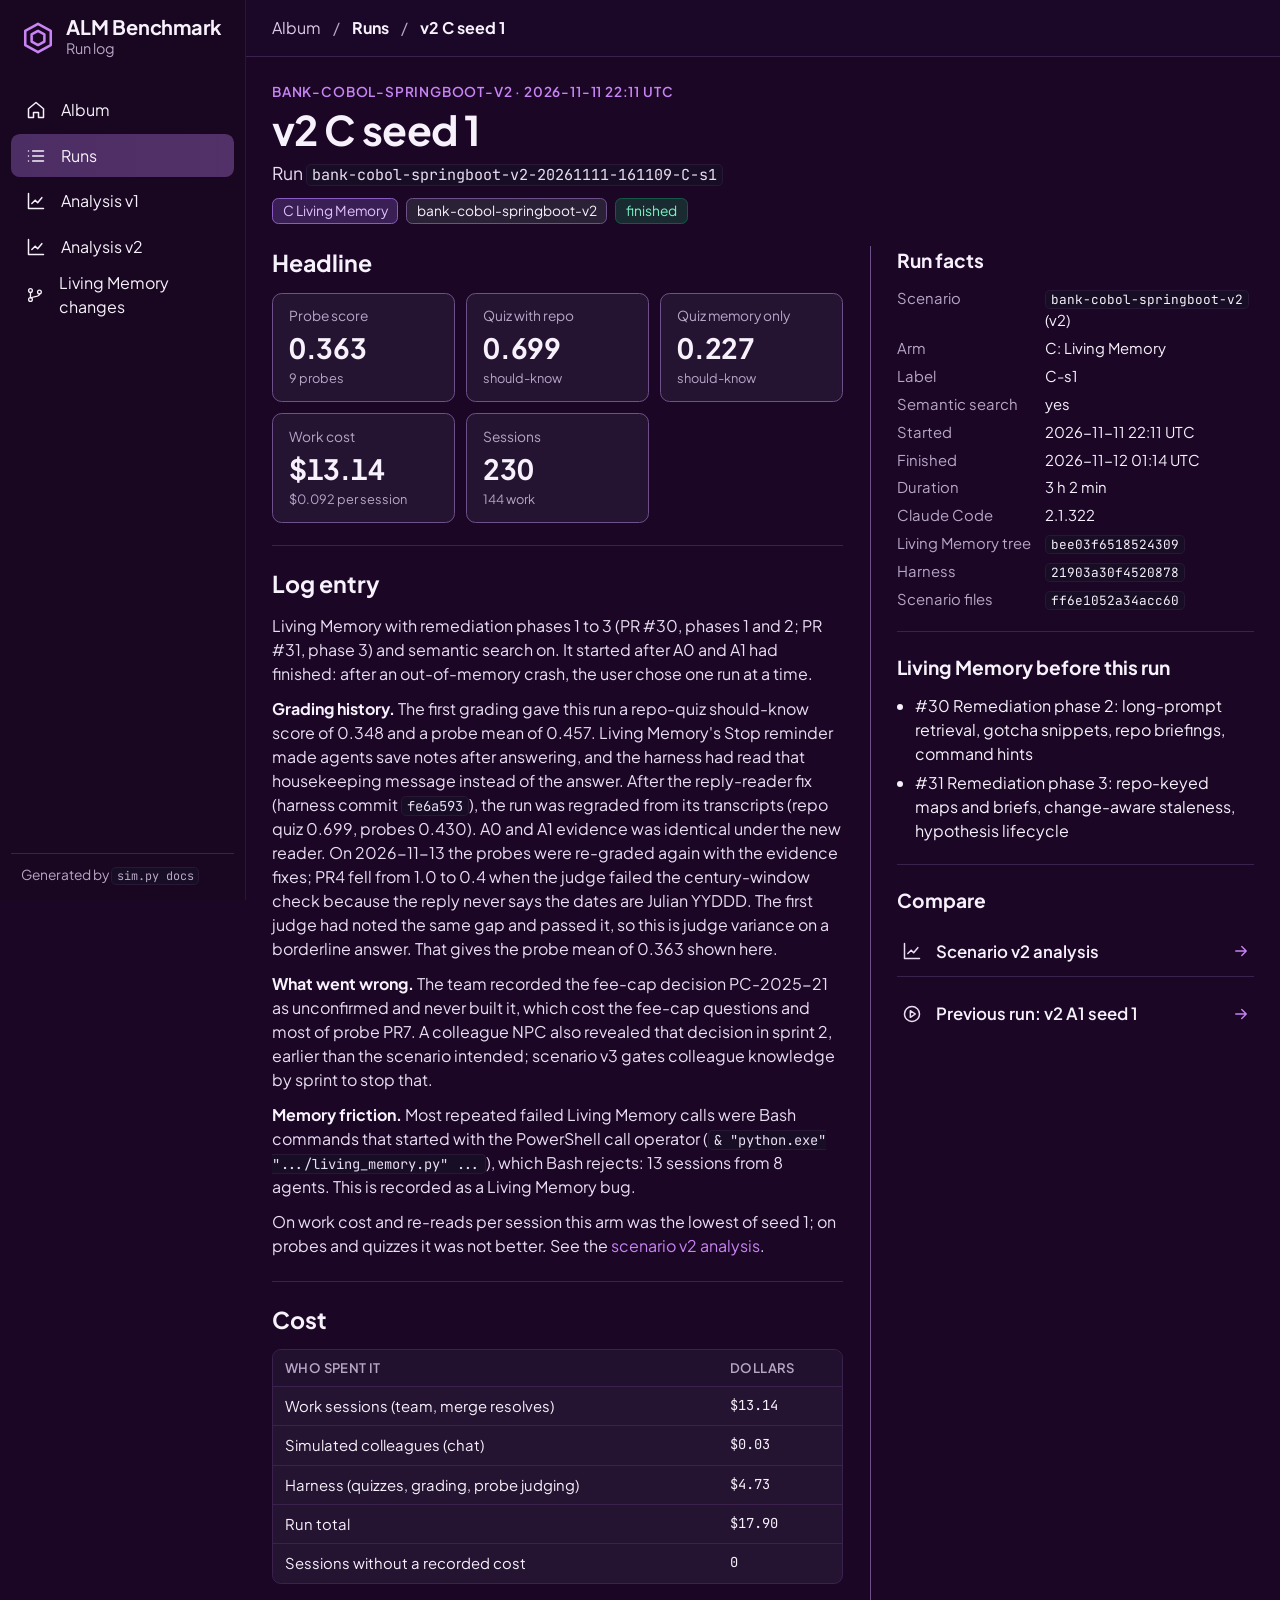
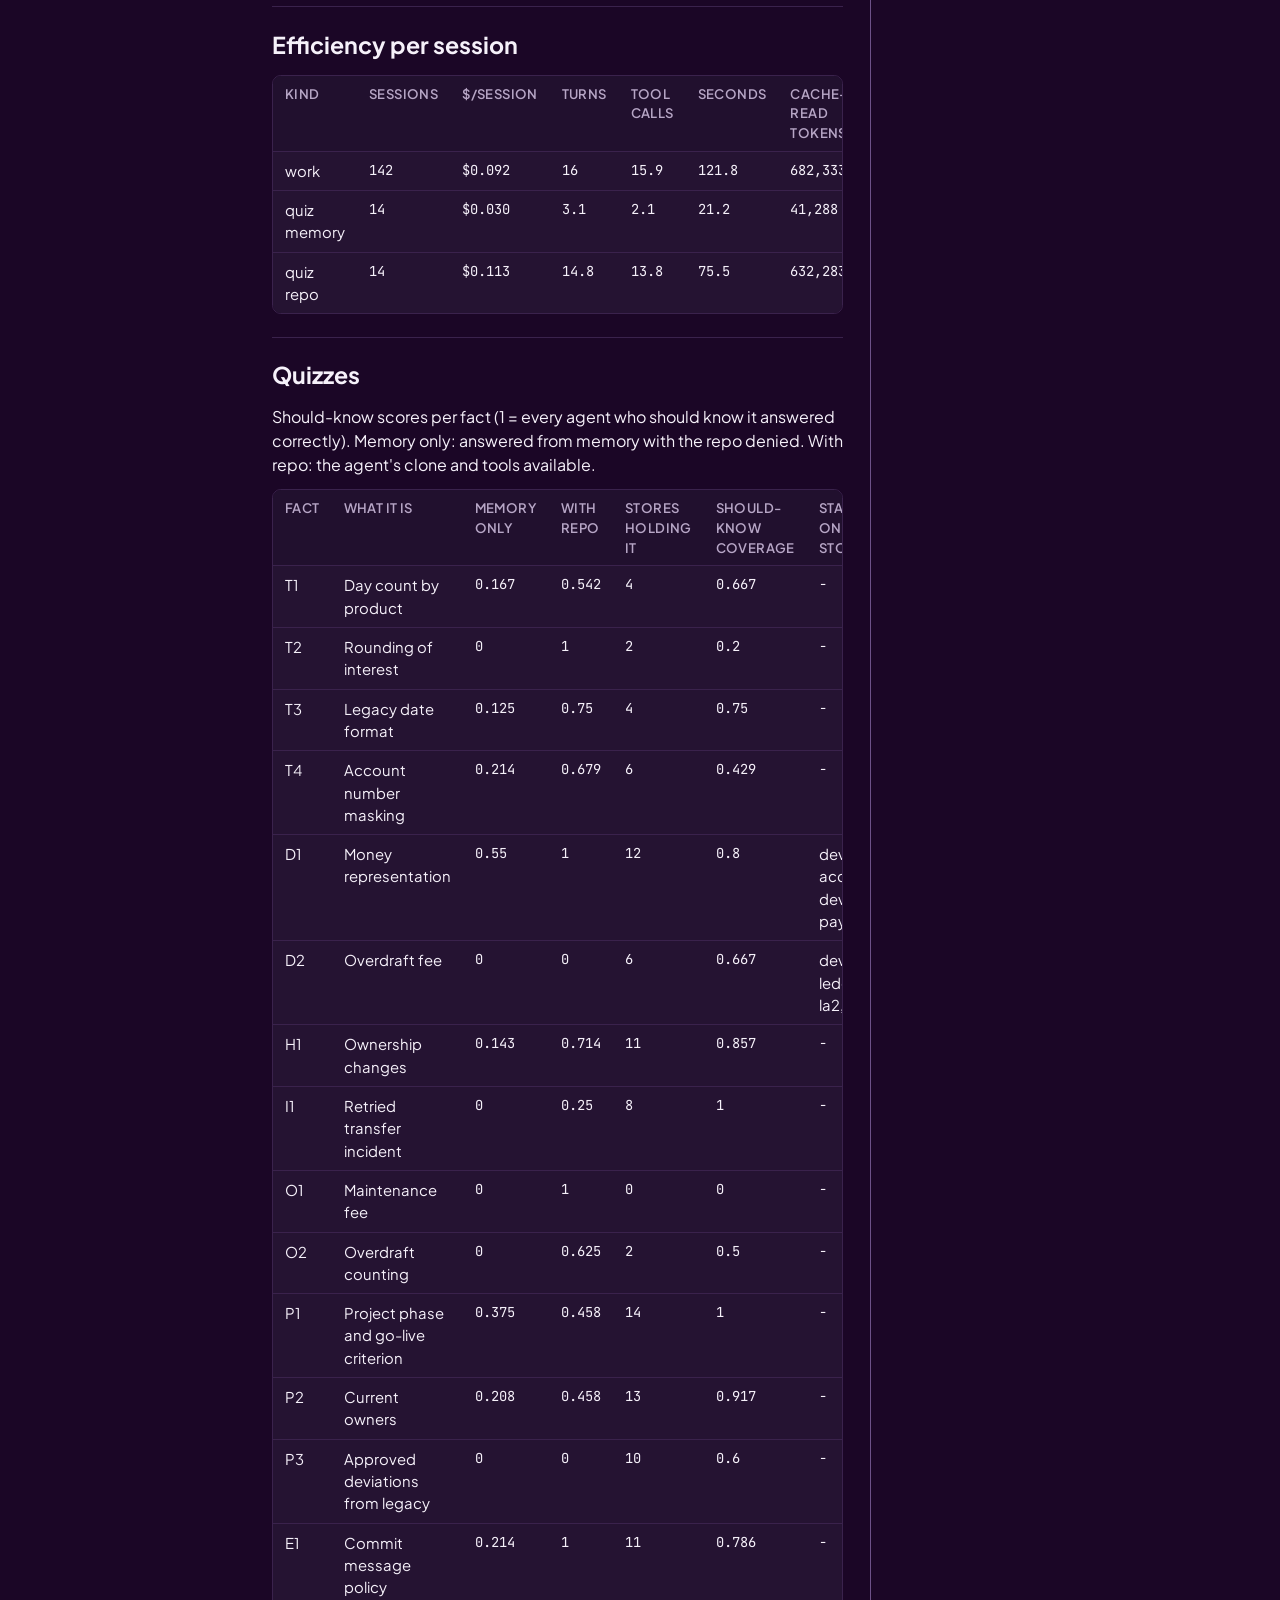
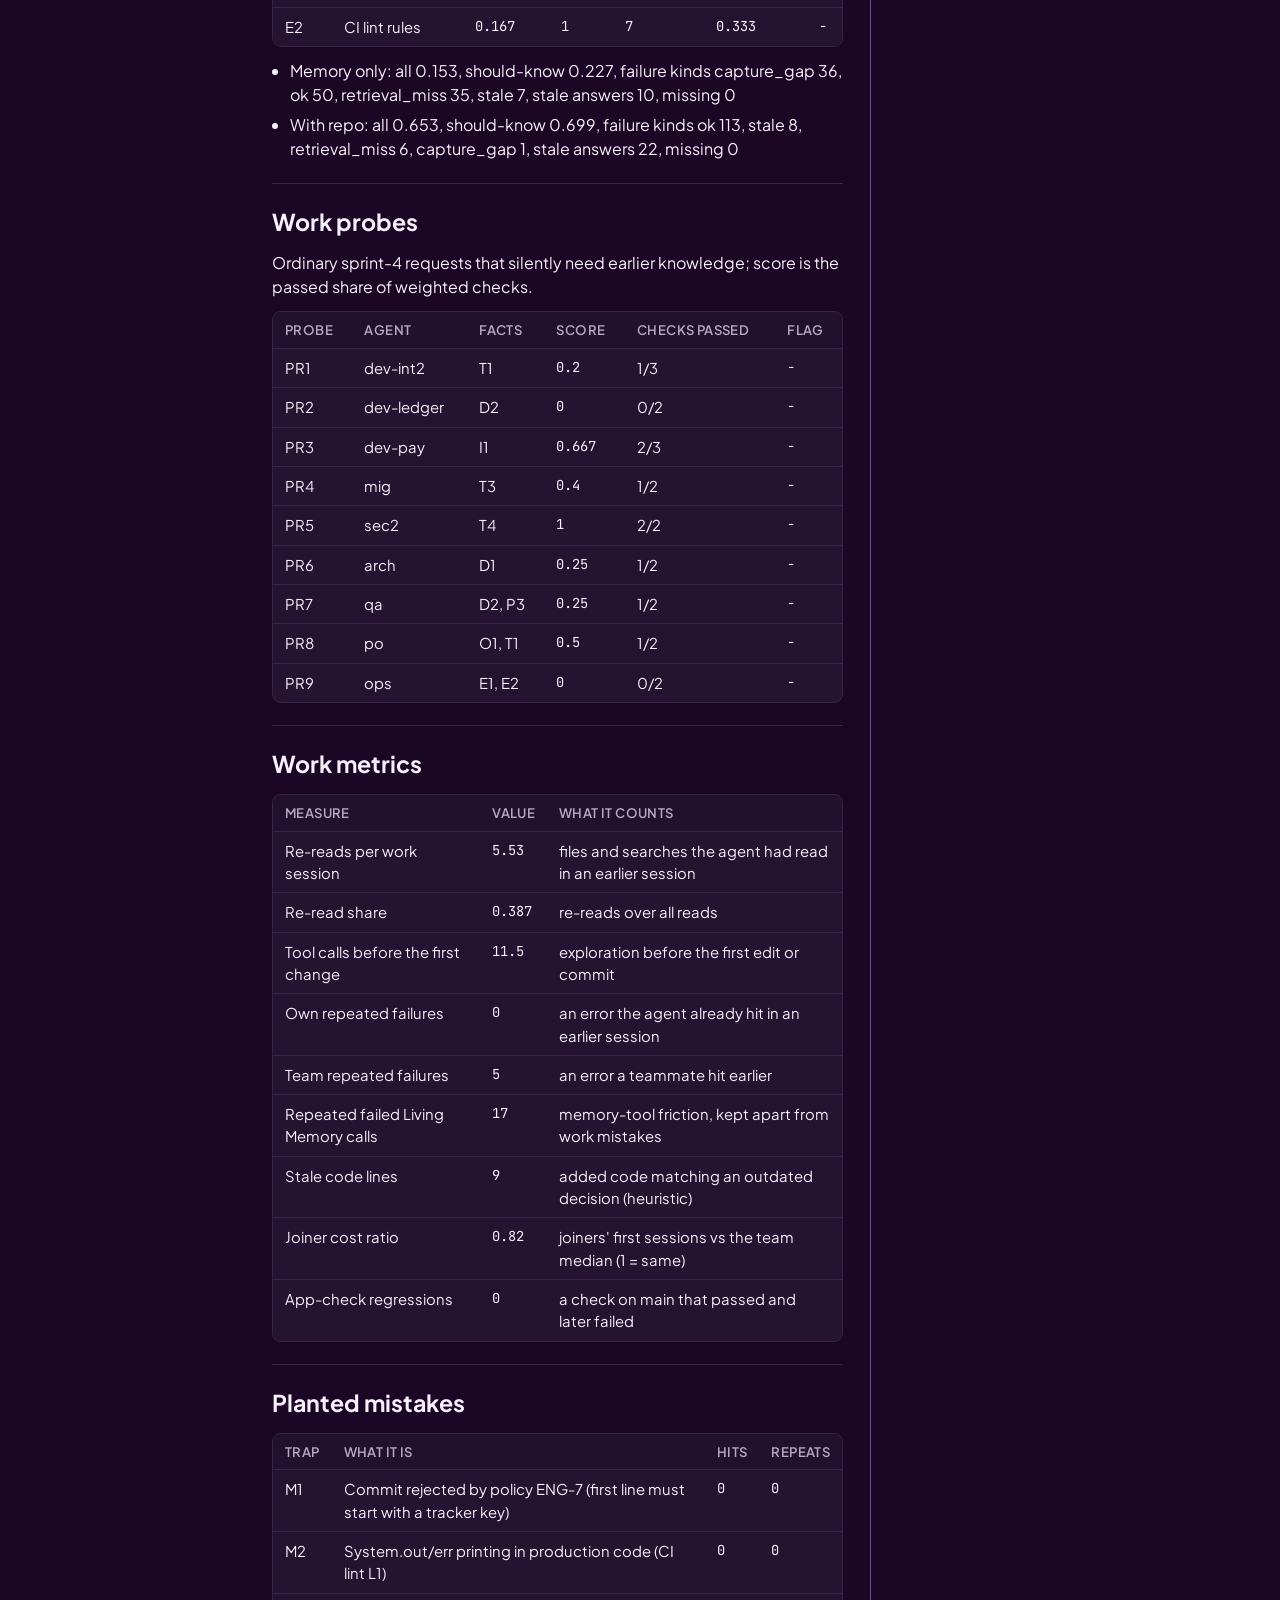
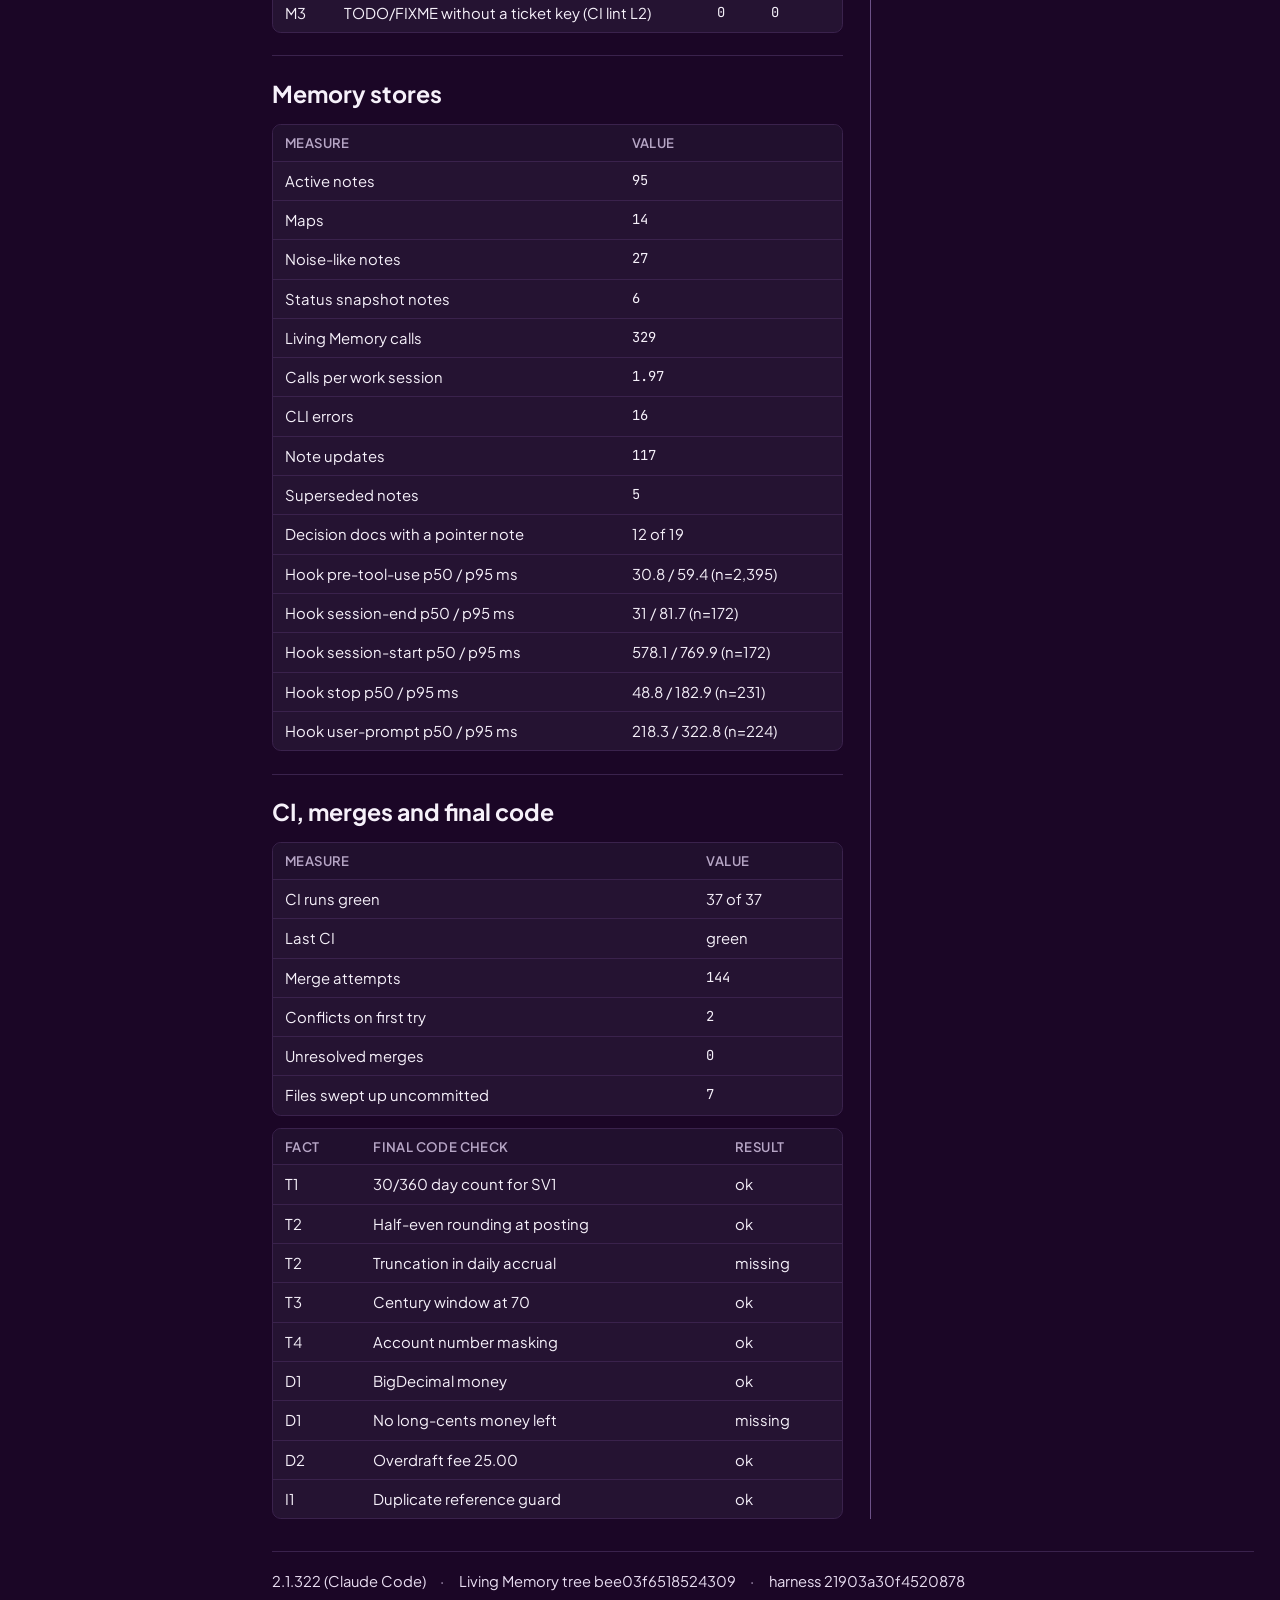
<file: docs/runs/bank-cobol-springboot-v2-20261111-161109-C-s1.html>
<!doctype html>
<html lang="en">
<head>
<meta charset="utf-8">
<meta name="viewport" content="width=device-width, initial-scale=1">
<title>v2 C seed 1 - ALM benchmark run log</title>
<link rel="preconnect" href="https://fonts.googleapis.com">
<link rel="preconnect" href="https://fonts.gstatic.com" crossorigin>
<link rel="stylesheet" href="https://fonts.googleapis.com/css2?family=JetBrains+Mono:wght@400;600&amp;family=Plus+Jakarta+Sans:wght@400;500;600;700&amp;display=swap">
<link rel="stylesheet" href="../album.css">
</head>
<body>
<div class="shell">
<aside class="sidebar">
<a class="brand-block" href="../index.html"><span class="brand-mark"><svg viewBox="0 0 24 24" width="34" height="34" fill="none" stroke="currentColor" stroke-width="1.8" stroke-linecap="round" stroke-linejoin="round" aria-hidden="true"><path d="M12 2 21 7v10l-9 5-9-5V7z"/><path d="m12 7 4.5 2.5v5L12 17l-4.5-2.5v-5z"/></svg></span><span><span class="brand-name">ALM Benchmark</span><span class="brand-sub">Run log</span></span></a>
<nav class="nav"><a class="nav-item" href="../index.html"><svg viewBox="0 0 24 24" width="20" height="20" fill="none" stroke="currentColor" stroke-width="1.8" stroke-linecap="round" stroke-linejoin="round" aria-hidden="true"><path d="M3 10.5 12 3l9 7.5V21h-6v-6H9v6H3z"/></svg><span>Album</span></a><a class="nav-item on" href="../index.html#runs-v2"><svg viewBox="0 0 24 24" width="20" height="20" fill="none" stroke="currentColor" stroke-width="1.8" stroke-linecap="round" stroke-linejoin="round" aria-hidden="true"><path d="M8 6h13M8 12h13M8 18h13M3 6h.01M3 12h.01M3 18h.01"/></svg><span>Runs</span></a><a class="nav-item" href="../analysis/v1.html"><svg viewBox="0 0 24 24" width="20" height="20" fill="none" stroke="currentColor" stroke-width="1.8" stroke-linecap="round" stroke-linejoin="round" aria-hidden="true"><path d="M3 3v18h18"/><path d="m7 15 4-4 3 3 5-6"/></svg><span>Analysis v1</span></a><a class="nav-item" href="../analysis/v2.html"><svg viewBox="0 0 24 24" width="20" height="20" fill="none" stroke="currentColor" stroke-width="1.8" stroke-linecap="round" stroke-linejoin="round" aria-hidden="true"><path d="M3 3v18h18"/><path d="m7 15 4-4 3 3 5-6"/></svg><span>Analysis v2</span></a><a class="nav-item" href="../living-memory-changes.html"><svg viewBox="0 0 24 24" width="20" height="20" fill="none" stroke="currentColor" stroke-width="1.8" stroke-linecap="round" stroke-linejoin="round" aria-hidden="true"><circle cx="6" cy="6" r="2.5"/><circle cx="6" cy="18" r="2.5"/><circle cx="18" cy="8" r="2.5"/><path d="M6 8.5v7M18 10.5c0 4-6 3-11.5 5.5"/></svg><span>Living Memory changes</span></a></nav>
<div class="sidebar-foot muted small">Generated by <code>sim.py docs</code></div>
</aside>
<div class="main">
<header class="topbar"><div class="crumbs"><a class="crumb" href="../index.html">Album</a><span class="crumb-sep">/</span><span class="crumb here">Runs</span><span class="crumb-sep">/</span><span class="crumb here">v2 C seed 1</span></div></header>
<main class="page">
<div class="page-head"><div class="page-title">
<div class="eyebrow">bank-cobol-springboot-v2 · 2026-11-11 22:11 UTC</div>
<h1>v2 C seed 1</h1>
<p class="page-sub">Run <code>bank-cobol-springboot-v2-20261111-161109-C-s1</code></p>
<div class="page-meta"><span class="status-chip arm-c">C Living Memory</span><span class="status-chip ">bank-cobol-springboot-v2</span><span class="status-chip succeeded">finished</span></div>
</div></div>
<div class="split"><div class="split-main"><section class="section"><div class="section-head"><h2>Headline</h2></div><div class="tiles"><div class="tile"><div class="tile-label">Probe score</div><div class="tile-value">0.363</div><div class="tile-sub">9 probes</div></div><div class="tile"><div class="tile-label">Quiz with repo</div><div class="tile-value">0.699</div><div class="tile-sub">should-know</div></div><div class="tile"><div class="tile-label">Quiz memory only</div><div class="tile-value">0.227</div><div class="tile-sub">should-know</div></div><div class="tile"><div class="tile-label">Work cost</div><div class="tile-value">$13.14</div><div class="tile-sub">$0.092 per session</div></div><div class="tile"><div class="tile-label">Sessions</div><div class="tile-value">230</div><div class="tile-sub">144 work</div></div></div></section>
<section class="section"><div class="section-head"><h2>Log entry</h2></div><div class="prose"><p>Living Memory with remediation phases 1 to 3 (PR #30, phases 1 and 2; PR #31, phase 3) and semantic search on. It started after A0 and A1 had finished: after an out-of-memory crash, the user chose one run at a time.</p>
<p><strong>Grading history.</strong> The first grading gave this run a repo-quiz should-know score of 0.348 and a probe mean of 0.457. Living Memory's Stop reminder made agents save notes after answering, and the harness had read that housekeeping message instead of the answer. After the reply-reader fix (harness commit <code>fe6a593</code>), the run was regraded from its transcripts (repo quiz 0.699, probes 0.430). A0 and A1 evidence was identical under the new reader. On 2026-11-13 the probes were re-graded again with the evidence fixes; PR4 fell from 1.0 to 0.4 when the judge failed the century-window check because the reply never says the dates are Julian YYDDD. The first judge had noted the same gap and passed it, so this is judge variance on a borderline answer. That gives the probe mean of 0.363 shown here.</p>
<p><strong>What went wrong.</strong> The team recorded the fee-cap decision PC-2025-21 as unconfirmed and never built it, which cost the fee-cap questions and most of probe PR7. A colleague NPC also revealed that decision in sprint 2, earlier than the scenario intended; scenario v3 gates colleague knowledge by sprint to stop that.</p>
<p><strong>Memory friction.</strong> Most repeated failed Living Memory calls were Bash commands that started with the PowerShell call operator (<code>&amp; "python.exe" ".../living_memory.py" ...</code>), which Bash rejects: 13 sessions from 8 agents. This is recorded as a Living Memory bug.</p>
<p>On work cost and re-reads per session this arm was the lowest of seed 1; on probes and quizzes it was not better. See the <a href="../analysis/v2.html">scenario v2 analysis</a>.</p></div></section>
<section class="section"><div class="section-head"><h2>Cost</h2></div><div class="table-wrap"><table><thead><tr><th>Who spent it</th><th>Dollars</th></tr></thead><tbody><tr><td class="">Work sessions (team, merge resolves)</td><td class="num">$13.14</td></tr><tr><td class="">Simulated colleagues (chat)</td><td class="num">$0.03</td></tr><tr><td class="">Harness (quizzes, grading, probe judging)</td><td class="num">$4.73</td></tr><tr><td class="">Run total</td><td class="num">$17.90</td></tr><tr><td class="">Sessions without a recorded cost</td><td class="num">0</td></tr></tbody></table></div></section>
<section class="section"><div class="section-head"><h2>Efficiency per session</h2></div><div class="table-wrap"><table><thead><tr><th>Kind</th><th>Sessions</th><th>$/session</th><th>Turns</th><th>Tool calls</th><th>Seconds</th><th>Cache-read tokens</th><th>Output tokens</th></tr></thead><tbody><tr><td class="">work</td><td class="num">142</td><td class="num">$0.092</td><td class="num">16</td><td class="num">15.9</td><td class="num">121.8</td><td class="num">682,333</td><td class="num">12,511</td></tr><tr><td class="">quiz memory</td><td class="num">14</td><td class="num">$0.030</td><td class="num">3.1</td><td class="num">2.1</td><td class="num">21.2</td><td class="num">41,288</td><td class="num">3,682</td></tr><tr><td class="">quiz repo</td><td class="num">14</td><td class="num">$0.113</td><td class="num">14.8</td><td class="num">13.8</td><td class="num">75.5</td><td class="num">632,283</td><td class="num">13,507</td></tr></tbody></table></div></section>
<section class="section"><div class="section-head"><h2>Quizzes</h2></div><p>Should-know scores per fact (1 = every agent who should know it answered correctly). Memory only: answered from memory with the repo denied. With repo: the agent's clone and tools available.</p>
<div class="table-wrap"><table><thead><tr><th>Fact</th><th>What it is</th><th>Memory only</th><th>With repo</th><th>Stores holding it</th><th>Should-know coverage</th><th>Stale-only stores</th></tr></thead><tbody><tr><td class="">T1</td><td class="">Day count by product</td><td class="num">0.167</td><td class="num">0.542</td><td class="num">4</td><td class="num">0.667</td><td class="num">-</td></tr><tr><td class="">T2</td><td class="">Rounding of interest</td><td class="num">0</td><td class="num">1</td><td class="num">2</td><td class="num">0.2</td><td class="num">-</td></tr><tr><td class="">T3</td><td class="">Legacy date format</td><td class="num">0.125</td><td class="num">0.75</td><td class="num">4</td><td class="num">0.75</td><td class="num">-</td></tr><tr><td class="">T4</td><td class="">Account number masking</td><td class="num">0.214</td><td class="num">0.679</td><td class="num">6</td><td class="num">0.429</td><td class="num">-</td></tr><tr><td class="">D1</td><td class="">Money representation</td><td class="num">0.55</td><td class="num">1</td><td class="num">12</td><td class="num">0.8</td><td class="">dev-acct, dev-pay</td></tr><tr><td class="">D2</td><td class="">Overdraft fee</td><td class="num">0</td><td class="num">0</td><td class="num">6</td><td class="num">0.667</td><td class="">dev-ledger, la2, qa</td></tr><tr><td class="">H1</td><td class="">Ownership changes</td><td class="num">0.143</td><td class="num">0.714</td><td class="num">11</td><td class="num">0.857</td><td class="num">-</td></tr><tr><td class="">I1</td><td class="">Retried transfer incident</td><td class="num">0</td><td class="num">0.25</td><td class="num">8</td><td class="num">1</td><td class="num">-</td></tr><tr><td class="">O1</td><td class="">Maintenance fee</td><td class="num">0</td><td class="num">1</td><td class="num">0</td><td class="num">0</td><td class="num">-</td></tr><tr><td class="">O2</td><td class="">Overdraft counting</td><td class="num">0</td><td class="num">0.625</td><td class="num">2</td><td class="num">0.5</td><td class="num">-</td></tr><tr><td class="">P1</td><td class="">Project phase and go-live criterion</td><td class="num">0.375</td><td class="num">0.458</td><td class="num">14</td><td class="num">1</td><td class="num">-</td></tr><tr><td class="">P2</td><td class="">Current owners</td><td class="num">0.208</td><td class="num">0.458</td><td class="num">13</td><td class="num">0.917</td><td class="num">-</td></tr><tr><td class="">P3</td><td class="">Approved deviations from legacy</td><td class="num">0</td><td class="num">0</td><td class="num">10</td><td class="num">0.6</td><td class="num">-</td></tr><tr><td class="">E1</td><td class="">Commit message policy</td><td class="num">0.214</td><td class="num">1</td><td class="num">11</td><td class="num">0.786</td><td class="num">-</td></tr><tr><td class="">E2</td><td class="">CI lint rules</td><td class="num">0.167</td><td class="num">1</td><td class="num">7</td><td class="num">0.333</td><td class="num">-</td></tr></tbody></table></div>
<ul class="plain"><li>Memory only: all 0.153, should-know 0.227, failure kinds capture_gap 36, ok 50, retrieval_miss 35, stale 7, stale answers 10, missing 0</li><li>With repo: all 0.653, should-know 0.699, failure kinds ok 113, stale 8, retrieval_miss 6, capture_gap 1, stale answers 22, missing 0</li></ul></section>
<section class="section"><div class="section-head"><h2>Work probes</h2></div><p>Ordinary sprint-4 requests that silently need earlier knowledge; score is the passed share of weighted checks.</p>
<div class="table-wrap"><table><thead><tr><th>Probe</th><th>Agent</th><th>Facts</th><th>Score</th><th>Checks passed</th><th>Flag</th></tr></thead><tbody><tr><td class="">PR1</td><td class="">dev-int2</td><td class="">T1</td><td class="num">0.2</td><td class="">1/3</td><td class="num">-</td></tr><tr><td class="">PR2</td><td class="">dev-ledger</td><td class="">D2</td><td class="num">0</td><td class="">0/2</td><td class="num">-</td></tr><tr><td class="">PR3</td><td class="">dev-pay</td><td class="">I1</td><td class="num">0.667</td><td class="">2/3</td><td class="num">-</td></tr><tr><td class="">PR4</td><td class="">mig</td><td class="">T3</td><td class="num">0.4</td><td class="">1/2</td><td class="num">-</td></tr><tr><td class="">PR5</td><td class="">sec2</td><td class="">T4</td><td class="num">1</td><td class="">2/2</td><td class="num">-</td></tr><tr><td class="">PR6</td><td class="">arch</td><td class="">D1</td><td class="num">0.25</td><td class="">1/2</td><td class="num">-</td></tr><tr><td class="">PR7</td><td class="">qa</td><td class="">D2, P3</td><td class="num">0.25</td><td class="">1/2</td><td class="num">-</td></tr><tr><td class="">PR8</td><td class="">po</td><td class="">O1, T1</td><td class="num">0.5</td><td class="">1/2</td><td class="num">-</td></tr><tr><td class="">PR9</td><td class="">ops</td><td class="">E1, E2</td><td class="num">0</td><td class="">0/2</td><td class="num">-</td></tr></tbody></table></div></section>
<section class="section"><div class="section-head"><h2>Work metrics</h2></div><div class="table-wrap"><table><thead><tr><th>Measure</th><th>Value</th><th>What it counts</th></tr></thead><tbody><tr><td class="">Re-reads per work session</td><td class="num">5.53</td><td class="">files and searches the agent had read in an earlier session</td></tr><tr><td class="">Re-read share</td><td class="num">0.387</td><td class="">re-reads over all reads</td></tr><tr><td class="">Tool calls before the first change</td><td class="num">11.5</td><td class="">exploration before the first edit or commit</td></tr><tr><td class="">Own repeated failures</td><td class="num">0</td><td class="">an error the agent already hit in an earlier session</td></tr><tr><td class="">Team repeated failures</td><td class="num">5</td><td class="">an error a teammate hit earlier</td></tr><tr><td class="">Repeated failed Living Memory calls</td><td class="num">17</td><td class="">memory-tool friction, kept apart from work mistakes</td></tr><tr><td class="">Stale code lines</td><td class="num">9</td><td class="">added code matching an outdated decision (heuristic)</td></tr><tr><td class="">Joiner cost ratio</td><td class="num">0.82</td><td class="">joiners' first sessions vs the team median (1 = same)</td></tr><tr><td class="">App-check regressions</td><td class="num">0</td><td class="">a check on main that passed and later failed</td></tr></tbody></table></div></section>
<section class="section"><div class="section-head"><h2>Planted mistakes</h2></div><div class="table-wrap"><table><thead><tr><th>Trap</th><th>What it is</th><th>Hits</th><th>Repeats</th></tr></thead><tbody><tr><td class="">M1</td><td class="">Commit rejected by policy ENG-7 (first line must start with a tracker key)</td><td class="num">0</td><td class="num">0</td></tr><tr><td class="">M2</td><td class="">System.out/err printing in production code (CI lint L1)</td><td class="num">0</td><td class="num">0</td></tr><tr><td class="">M3</td><td class="">TODO/FIXME without a ticket key (CI lint L2)</td><td class="num">0</td><td class="num">0</td></tr></tbody></table></div></section>
<section class="section"><div class="section-head"><h2>Memory stores</h2></div><div class="table-wrap"><table><thead><tr><th>Measure</th><th>Value</th></tr></thead><tbody><tr><td class="">Active notes</td><td class="num">95</td></tr><tr><td class="">Maps</td><td class="num">14</td></tr><tr><td class="">Noise-like notes</td><td class="num">27</td></tr><tr><td class="">Status snapshot notes</td><td class="num">6</td></tr><tr><td class="">Living Memory calls</td><td class="num">329</td></tr><tr><td class="">Calls per work session</td><td class="num">1.97</td></tr><tr><td class="">CLI errors</td><td class="num">16</td></tr><tr><td class="">Note updates</td><td class="num">117</td></tr><tr><td class="">Superseded notes</td><td class="num">5</td></tr><tr><td class="">Decision docs with a pointer note</td><td class="">12 of 19</td></tr><tr><td class="">Hook pre-tool-use p50 / p95 ms</td><td class="">30.8 / 59.4 (n=2,395)</td></tr><tr><td class="">Hook session-end p50 / p95 ms</td><td class="">31 / 81.7 (n=172)</td></tr><tr><td class="">Hook session-start p50 / p95 ms</td><td class="">578.1 / 769.9 (n=172)</td></tr><tr><td class="">Hook stop p50 / p95 ms</td><td class="">48.8 / 182.9 (n=231)</td></tr><tr><td class="">Hook user-prompt p50 / p95 ms</td><td class="">218.3 / 322.8 (n=224)</td></tr></tbody></table></div></section>
<section class="section"><div class="section-head"><h2>CI, merges and final code</h2></div><div class="table-wrap"><table><thead><tr><th>Measure</th><th>Value</th></tr></thead><tbody><tr><td class="">CI runs green</td><td class="">37 of 37</td></tr><tr><td class="">Last CI</td><td class="">green</td></tr><tr><td class="">Merge attempts</td><td class="num">144</td></tr><tr><td class="">Conflicts on first try</td><td class="num">2</td></tr><tr><td class="">Unresolved merges</td><td class="num">0</td></tr><tr><td class="">Files swept up uncommitted</td><td class="num">7</td></tr></tbody></table></div>
<div class="table-wrap"><table><thead><tr><th>Fact</th><th>Final code check</th><th>Result</th></tr></thead><tbody><tr><td class="">T1</td><td class="">30/360 day count for SV1</td><td class="">ok</td></tr><tr><td class="">T2</td><td class="">Half-even rounding at posting</td><td class="">ok</td></tr><tr><td class="">T2</td><td class="">Truncation in daily accrual</td><td class="">missing</td></tr><tr><td class="">T3</td><td class="">Century window at 70</td><td class="">ok</td></tr><tr><td class="">T4</td><td class="">Account number masking</td><td class="">ok</td></tr><tr><td class="">D1</td><td class="">BigDecimal money</td><td class="">ok</td></tr><tr><td class="">D1</td><td class="">No long-cents money left</td><td class="">missing</td></tr><tr><td class="">D2</td><td class="">Overdraft fee 25.00</td><td class="">ok</td></tr><tr><td class="">I1</td><td class="">Duplicate reference guard</td><td class="">ok</td></tr></tbody></table></div></section></div><aside class="split-rail"><section class="section"><div class="section-head"><h2>Run facts</h2></div><dl class="kv"><dt>Scenario</dt><dd><code>bank-cobol-springboot-v2</code> (v2)</dd><dt>Arm</dt><dd>C: Living Memory</dd><dt>Label</dt><dd>C-s1</dd><dt>Semantic search</dt><dd>yes</dd><dt>Started</dt><dd>2026-11-11 22:11 UTC</dd><dt>Finished</dt><dd>2026-11-12 01:14 UTC</dd><dt>Duration</dt><dd>3 h 2 min</dd><dt>Claude Code</dt><dd>2.1.322</dd><dt>Living Memory tree</dt><dd><code>bee03f6518524309</code></dd><dt>Harness</dt><dd><code>21903a30f4520878</code></dd><dt>Scenario files</dt><dd><code>ff6e1052a34acc60</code></dd></dl></section>
<section class="section"><div class="section-head"><h2>Living Memory before this run</h2></div><ul class="plain"><li>#30 Remediation phase 2: long-prompt retrieval, gotcha snippets, repo briefings, command hints</li><li>#31 Remediation phase 3: repo-keyed maps and briefs, change-aware staleness, hypothesis lifecycle</li></ul></section>
<section class="section"><div class="section-head"><h2>Compare</h2></div><a class="arrow-row" href="../analysis/v2.html"><span class="row-icon"><svg viewBox="0 0 24 24" width="20" height="20" fill="none" stroke="currentColor" stroke-width="1.8" stroke-linecap="round" stroke-linejoin="round" aria-hidden="true"><path d="M3 3v18h18"/><path d="m7 15 4-4 3 3 5-6"/></svg></span><span class="row-label"><span class="row-title">Scenario v2 analysis</span></span><span class="row-arrow"><svg viewBox="0 0 24 24" width="18" height="18" fill="none" stroke="currentColor" stroke-width="1.8" stroke-linecap="round" stroke-linejoin="round" aria-hidden="true"><path d="M5 12h14M13 6l6 6-6 6"/></svg></span></a><a class="arrow-row" href="../runs/bank-cobol-springboot-v2-20261111-120652-A1-s1.html"><span class="row-icon"><svg viewBox="0 0 24 24" width="20" height="20" fill="none" stroke="currentColor" stroke-width="1.8" stroke-linecap="round" stroke-linejoin="round" aria-hidden="true"><circle cx="12" cy="12" r="9"/><path d="m10 8 6 4-6 4z"/></svg></span><span class="row-label"><span class="row-title">Previous run: v2 A1 seed 1</span></span><span class="row-arrow"><svg viewBox="0 0 24 24" width="18" height="18" fill="none" stroke="currentColor" stroke-width="1.8" stroke-linecap="round" stroke-linejoin="round" aria-hidden="true"><path d="M5 12h14M13 6l6 6-6 6"/></svg></span></a></section></aside></div>
<footer class="status-strip"><span>2.1.322 (Claude Code)</span><span>Living Memory tree bee03f6518524309</span><span>harness 21903a30f4520878</span></footer>
</main>
</div>
</div>
</body>
</html>
</file>
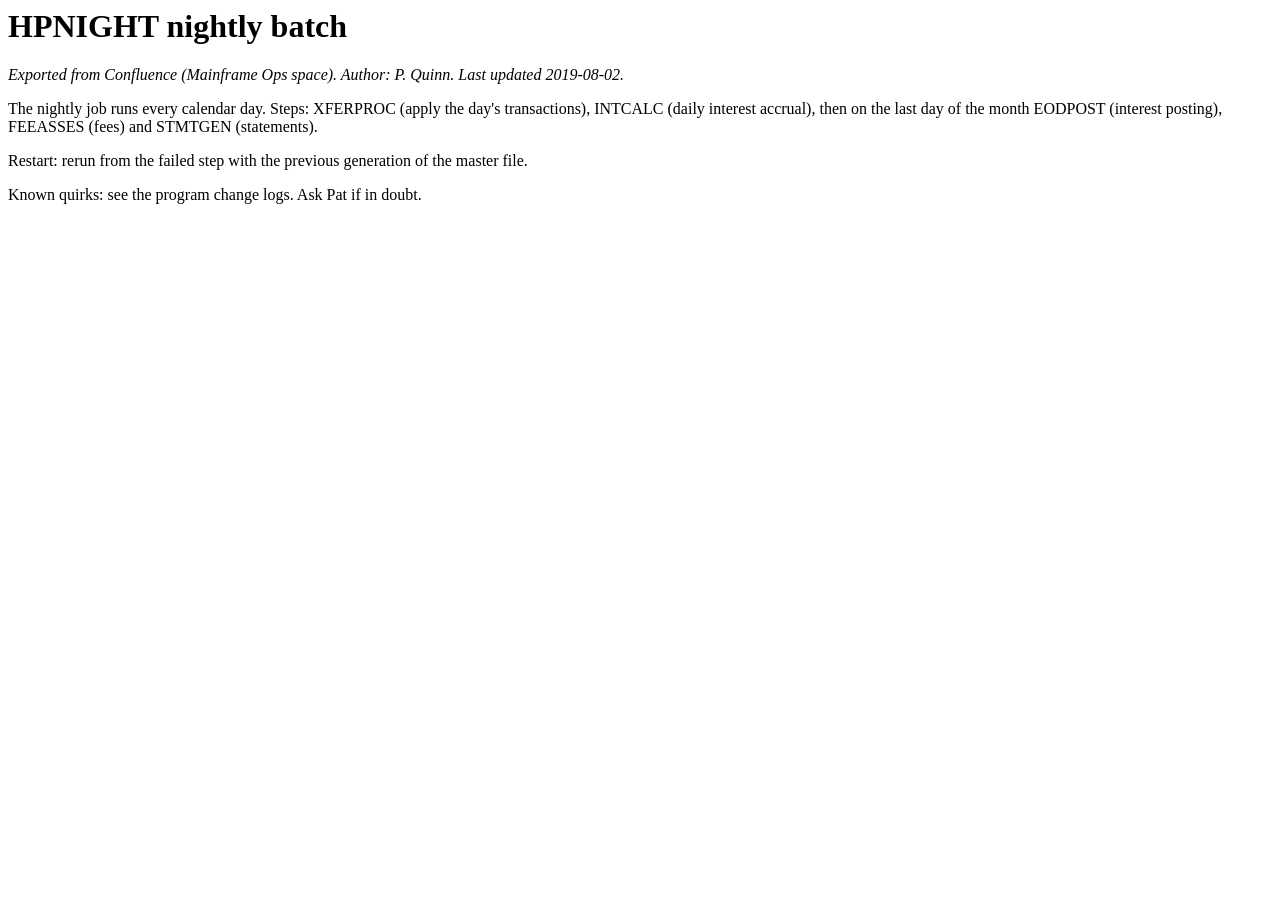
<file: scenarios/bank-cobol-springboot-v2/workspace/wiki/Legacy-batch-overview.html>
<html><head><title>Mainframe Ops : Nightly batch overview</title></head><body>
<h1>HPNIGHT nightly batch</h1>
<p><em>Exported from Confluence (Mainframe Ops space). Author: P. Quinn. Last updated 2019-08-02.</em></p>
<p>The nightly job runs every calendar day. Steps: XFERPROC (apply the day's transactions), INTCALC (daily interest accrual),
then on the last day of the month EODPOST (interest posting), FEEASSES (fees) and STMTGEN (statements).</p>
<p>Restart: rerun from the failed step with the previous generation of the master file.</p>
<p>Known quirks: see the program change logs. Ask Pat if in doubt.</p>
</body></html>
</file>
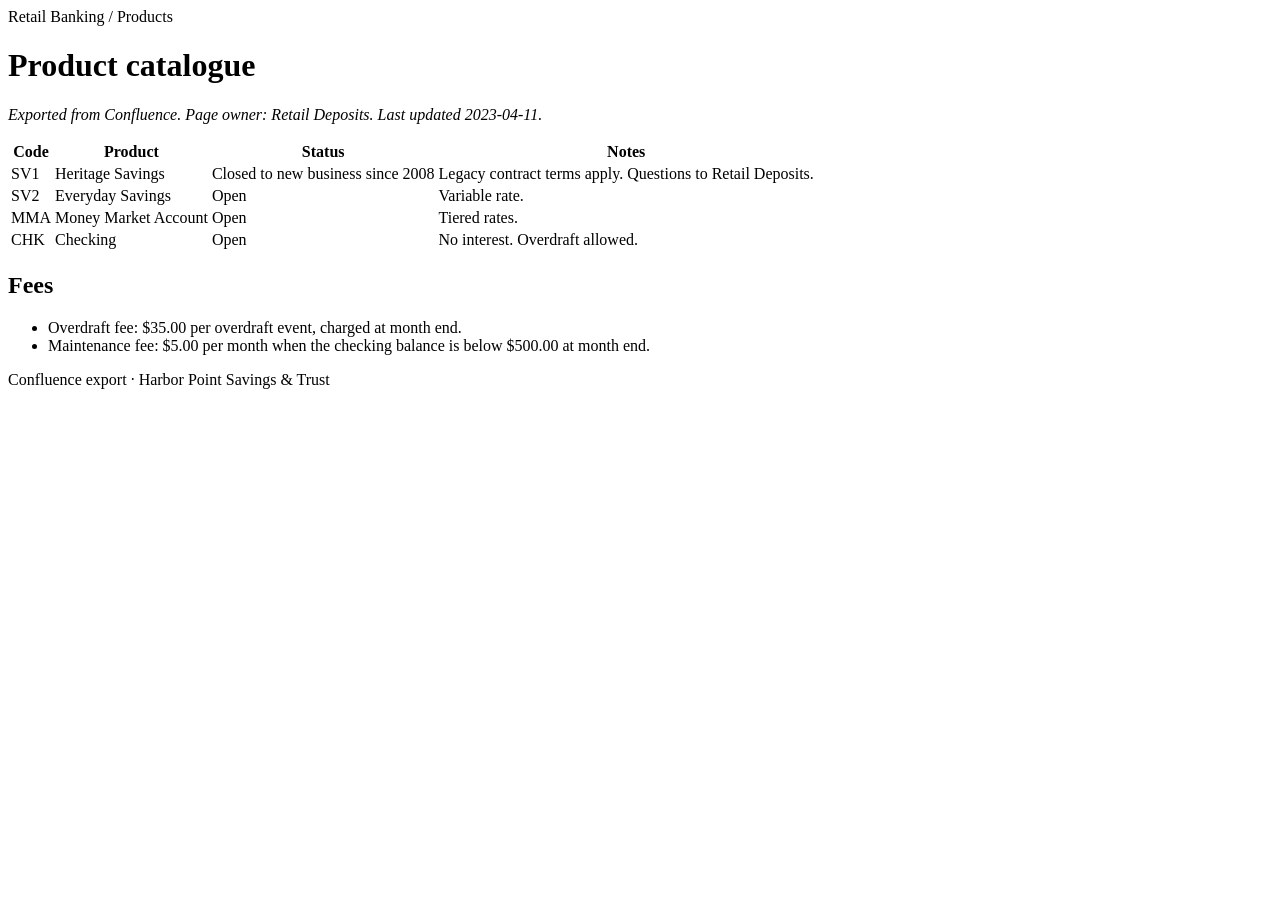
<file: scenarios/bank-cobol-springboot-v2/workspace/wiki/Product-catalogue.html>
<html><head><title>Retail Banking : Product catalogue</title></head><body>
<div id="breadcrumbs">Retail Banking / Products</div>
<h1>Product catalogue</h1>
<p><em>Exported from Confluence. Page owner: Retail Deposits. Last updated 2023-04-11.</em></p>
<table>
<tr><th>Code</th><th>Product</th><th>Status</th><th>Notes</th></tr>
<tr><td>SV1</td><td>Heritage Savings</td><td>Closed to new business since 2008</td><td>Legacy contract terms apply. Questions to Retail Deposits.</td></tr>
<tr><td>SV2</td><td>Everyday Savings</td><td>Open</td><td>Variable rate.</td></tr>
<tr><td>MMA</td><td>Money Market Account</td><td>Open</td><td>Tiered rates.</td></tr>
<tr><td>CHK</td><td>Checking</td><td>Open</td><td>No interest. Overdraft allowed.</td></tr>
</table>
<h2>Fees</h2>
<ul>
<li>Overdraft fee: $35.00 per overdraft event, charged at month end.</li>
<li>Maintenance fee: $5.00 per month when the checking balance is below $500.00 at month end.</li>
</ul>
<div id="footer">Confluence export · Harbor Point Savings &amp; Trust</div>
</body></html>
</file>
<file: docs/album.css>
/* Run log album: the look of the Hivemind app (agentic-hivemind-app/src/App.css), dark only. Generated by sim.py docs. */
:root {
  color-scheme: dark;
  --bg: #1b0626; --bg-alt: #251332; --bg-hover: #341848; --bg-sidebar: #190621; --bg-topbar: #1b0727;
  --bg-code: #170d24; --bg-active: #4c2d64; --fg: #f6f1fa; --fg-soft: #e9def2; --muted: #b7a6c6;
  --border: #3a224c; --border-soft: #291738; --border-strong: #6d5188;
  --accent: #c884f4; --accent-soft: #442558; --primary: #019871; --teal: #01dca4;
  --success: #04cf8a; --warn: #f7ae3a; --warn-fg: #fde329; --warn-bg: #44281c; --warn-border: #b99a2a; --error: #ff7a90;
  --font-sans: "Plus Jakarta Sans", "Segoe UI", system-ui, -apple-system, sans-serif;
  --font-mono: "JetBrains Mono", ui-monospace, "Cascadia Code", Consolas, monospace;
  font-family: var(--font-sans); font-size: 16px; line-height: 1.5; color: var(--fg); background: var(--bg);
}
* { box-sizing: border-box; scrollbar-width: thin; scrollbar-color: #4c2d64 transparent; }
body { margin: 0; background: var(--bg); }
a { color: var(--accent); text-decoration: none; }
a:hover { text-decoration: underline; }
a:focus-visible { outline: 2px solid var(--accent); outline-offset: 2px; }
code { font-family: var(--font-mono); font-size: .86em; background: var(--bg-code); border: 1px solid var(--border-soft); border-radius: .3rem; padding: 0 .3rem; overflow-wrap: anywhere; }
pre { background: var(--bg-code); border: 1px solid var(--border); border-radius: .5rem; padding: .8rem 1rem; overflow-x: auto; }
pre code { border: none; padding: 0; background: none; }
.muted { color: var(--muted); }
.small { font-size: .86rem; }

.shell { display: grid; grid-template-columns: 15.4rem minmax(0, 1fr); min-height: 100vh; }
.sidebar { position: sticky; top: 0; height: 100vh; background: var(--bg-sidebar); border-right: 1px solid var(--border-soft);
  display: flex; flex-direction: column; gap: .5rem; padding: 1rem .7rem .9rem; }
.brand-block { display: flex; align-items: center; gap: .7rem; padding: 0 .6rem 1.3rem; color: var(--fg); }
.brand-block:hover { text-decoration: none; }
.brand-mark { color: var(--accent); display: inline-flex; }
.brand-name { display: block; font-size: 1.25rem; font-weight: 700; letter-spacing: -.01em; line-height: 1.1; }
.brand-sub { display: block; color: var(--muted); font-size: .9rem; }
.nav { display: flex; flex-direction: column; gap: .15rem; }
.nav-item { display: flex; align-items: center; gap: .9rem; border-radius: .55rem; min-height: 2.7rem; padding: 0 .95rem; color: var(--fg); font-size: 1rem; }
.nav-item:hover { background: var(--bg-hover); text-decoration: none; }
.nav-item.on { background: linear-gradient(90deg, var(--bg-active), #523168); }
.sidebar-foot { margin-top: auto; border-top: 1px solid var(--border); padding: .7rem .6rem 0; }

.main { display: flex; flex-direction: column; min-width: 0; }
.topbar { position: sticky; top: 0; z-index: 2; display: flex; align-items: center; height: 3.55rem; padding: 0 1.6rem;
  background: var(--bg-topbar); border-bottom: 1px solid var(--border); }
.crumbs { display: flex; align-items: center; gap: .75rem; font-size: 1rem; white-space: nowrap; overflow: hidden; min-width: 0; }
.crumb { color: #dccbe8; }
.crumb.here { color: var(--fg); font-weight: 700; overflow: hidden; text-overflow: ellipsis; }
.crumb-sep { color: var(--muted); }
.page { padding: 1.6rem 1.6rem 3rem; display: flex; flex-direction: column; gap: 1.4rem; min-width: 0; max-width: 92rem; }
.page-head h1 { margin: 0; font-size: 2.55rem; font-weight: 700; letter-spacing: -.015em; line-height: 1.1; }
.page-sub { margin: .45rem 0 0; font-size: 1.1rem; color: var(--fg-soft); }
.page-meta { display: flex; align-items: center; flex-wrap: wrap; gap: .5rem; margin-top: .7rem; }
.eyebrow { text-transform: uppercase; letter-spacing: .06em; color: var(--accent); font-size: .85rem; font-weight: 600; margin-bottom: .35rem; }

.split { display: grid; grid-template-columns: minmax(0, 1fr) minmax(16rem, 24rem); min-width: 0; }
.split-main { padding-right: 1.7rem; min-width: 0; display: flex; flex-direction: column; gap: 1.4rem; }
.split-rail { border-left: 1px solid var(--border-strong); padding-left: 1.6rem; min-width: 0; display: flex; flex-direction: column; gap: 1.3rem; }
.stack { display: flex; flex-direction: column; gap: 1.4rem; min-width: 0; }
.split-main > * + .section, .split-rail > * + .section, .stack > * + .section { border-top: 1px solid var(--border); padding-top: 1.3rem; }
.section { display: flex; flex-direction: column; gap: .75rem; min-width: 0; }
.section-head h2 { margin: 0; font-size: 1.45rem; font-weight: 700; }
.section p { margin: 0; }
.split-rail .section-head h2 { font-size: 1.2rem; }

.status-chip { display: inline-flex; align-items: center; gap: .35rem; padding: .08rem .6rem; border-radius: .4rem;
  border: 1px solid var(--border-strong); background: #2b2136; font-size: .86rem; white-space: nowrap; }
.status-chip.succeeded { background: #192b30; border-color: #165848; color: #7df3c6; }
.status-chip.waiting { background: var(--warn-bg); border-color: var(--warn-border); color: var(--warn-fg); }
.status-chip.arm-c { background: #3a1f55; border-color: #8a5bc0; color: #e0c2fb; }
.status-chip.arm-a1 { background: #1c2340; border-color: #4a5fa8; color: #c2cffb; }
.status-chip.arm-a0 { background: #2b2136; border-color: var(--border-strong); color: var(--fg-soft); }

.tiles { display: grid; grid-template-columns: repeat(auto-fill, minmax(8.8rem, 1fr)); gap: .7rem; }
.tile { border: 1px solid var(--border-strong); border-radius: .6rem; background: var(--bg-alt); padding: .8rem 1rem; }
.tile-label { color: var(--muted); font-size: .86rem; }
.tile-value { font-size: 1.75rem; font-weight: 700; letter-spacing: -.01em; font-variant-numeric: tabular-nums; }
.tile-sub { color: var(--muted); font-size: .8rem; }
.featured { border-left: 4px solid var(--teal); padding: .2rem 0 .2rem 1.4rem; display: flex; flex-direction: column; gap: .6rem; }
.featured h3 { margin: 0; font-size: 1.9rem; letter-spacing: -.01em; }
.featured h3 a { color: var(--fg); }
.arrow-link { display: inline-flex; align-items: center; gap: .6rem; font-size: 1.02rem; align-self: flex-start; }

.arrow-row { display: flex; align-items: center; gap: .9rem; padding: .75rem .3rem; border-bottom: 1px solid var(--border); color: var(--fg); min-width: 0; }
.arrow-row:hover { background: var(--bg-alt); text-decoration: none; }
.arrow-row:last-child { border-bottom: none; }
.row-icon { display: inline-flex; color: var(--fg-soft); flex: none; }
.row-label { flex: 1; min-width: 0; display: flex; flex-direction: column; }
.row-title { font-weight: 600; font-size: 1.05rem; }
.row-sub { color: var(--muted); font-size: .9rem; }
.row-meta { color: var(--fg-soft); white-space: nowrap; font-size: .92rem; }
.row-arrow { color: var(--accent); display: inline-flex; flex: none; }

.table-wrap { overflow-x: auto; border: 1px solid var(--border); border-radius: .55rem; background: var(--bg-alt); }
table { border-collapse: collapse; width: 100%; font-size: .93rem; }
th, td { text-align: left; padding: .5rem .75rem; border-bottom: 1px solid var(--border); vertical-align: top; }
th { color: var(--muted); font-weight: 600; font-size: .82rem; text-transform: uppercase; letter-spacing: .03em; background: #21102e; }
tbody tr:last-child td { border-bottom: none; }
tbody tr:hover td { background: #2c1739; }
td.num { font-family: var(--font-mono); font-size: .86rem; white-space: nowrap; font-variant-numeric: tabular-nums; }
dl.kv { display: grid; grid-template-columns: auto minmax(0, 1fr); gap: .35rem .9rem; margin: 0; font-size: .93rem; }
dl.kv dt { color: var(--muted); }
dl.kv dd { margin: 0; overflow-wrap: anywhere; }
ul.plain { margin: 0; padding-left: 1.1rem; display: flex; flex-direction: column; gap: .35rem; }
.prose { color: var(--fg-soft); display: flex; flex-direction: column; gap: .7rem; }
.prose p, .prose ul { margin: 0; }
.prose ul { padding-left: 1.2rem; display: flex; flex-direction: column; gap: .3rem; }
.prose h3, .prose h4 { margin: .4rem 0 0; color: var(--fg); }
.prose strong { color: var(--fg); }

.status-strip { display: flex; align-items: center; flex-wrap: wrap; gap: .9rem; border-top: 1px solid var(--border); padding-top: 1.1rem; margin-top: .6rem; color: var(--fg-soft); font-size: .92rem; }
.status-strip > span + span::before { content: "\00b7"; margin-right: .9rem; color: var(--muted); }

@media (max-width: 900px) {
  .shell { display: block; }
  .sidebar { position: static; height: auto; border-right: none; border-bottom: 1px solid var(--border-soft); padding: .8rem 1rem; }
  .brand-block { padding: 0 0 .6rem; }
  .nav { flex-direction: row; flex-wrap: wrap; gap: .3rem; }
  .nav-item { min-height: 2.2rem; padding: 0 .7rem; font-size: .92rem; gap: .5rem; }
  .sidebar-foot { display: none; }
  .topbar { padding: 0 1rem; }
  .page { padding: 1.2rem 1rem 2.5rem; }
  .page-head h1 { font-size: 2rem; }
  .split { display: block; }
  .split-main { padding-right: 0; }
  .split-rail { border-left: none; padding-left: 0; border-top: 1px solid var(--border-strong); padding-top: 1.3rem; margin-top: 1.4rem; }
  .row-meta { display: none; }
}
</file>
